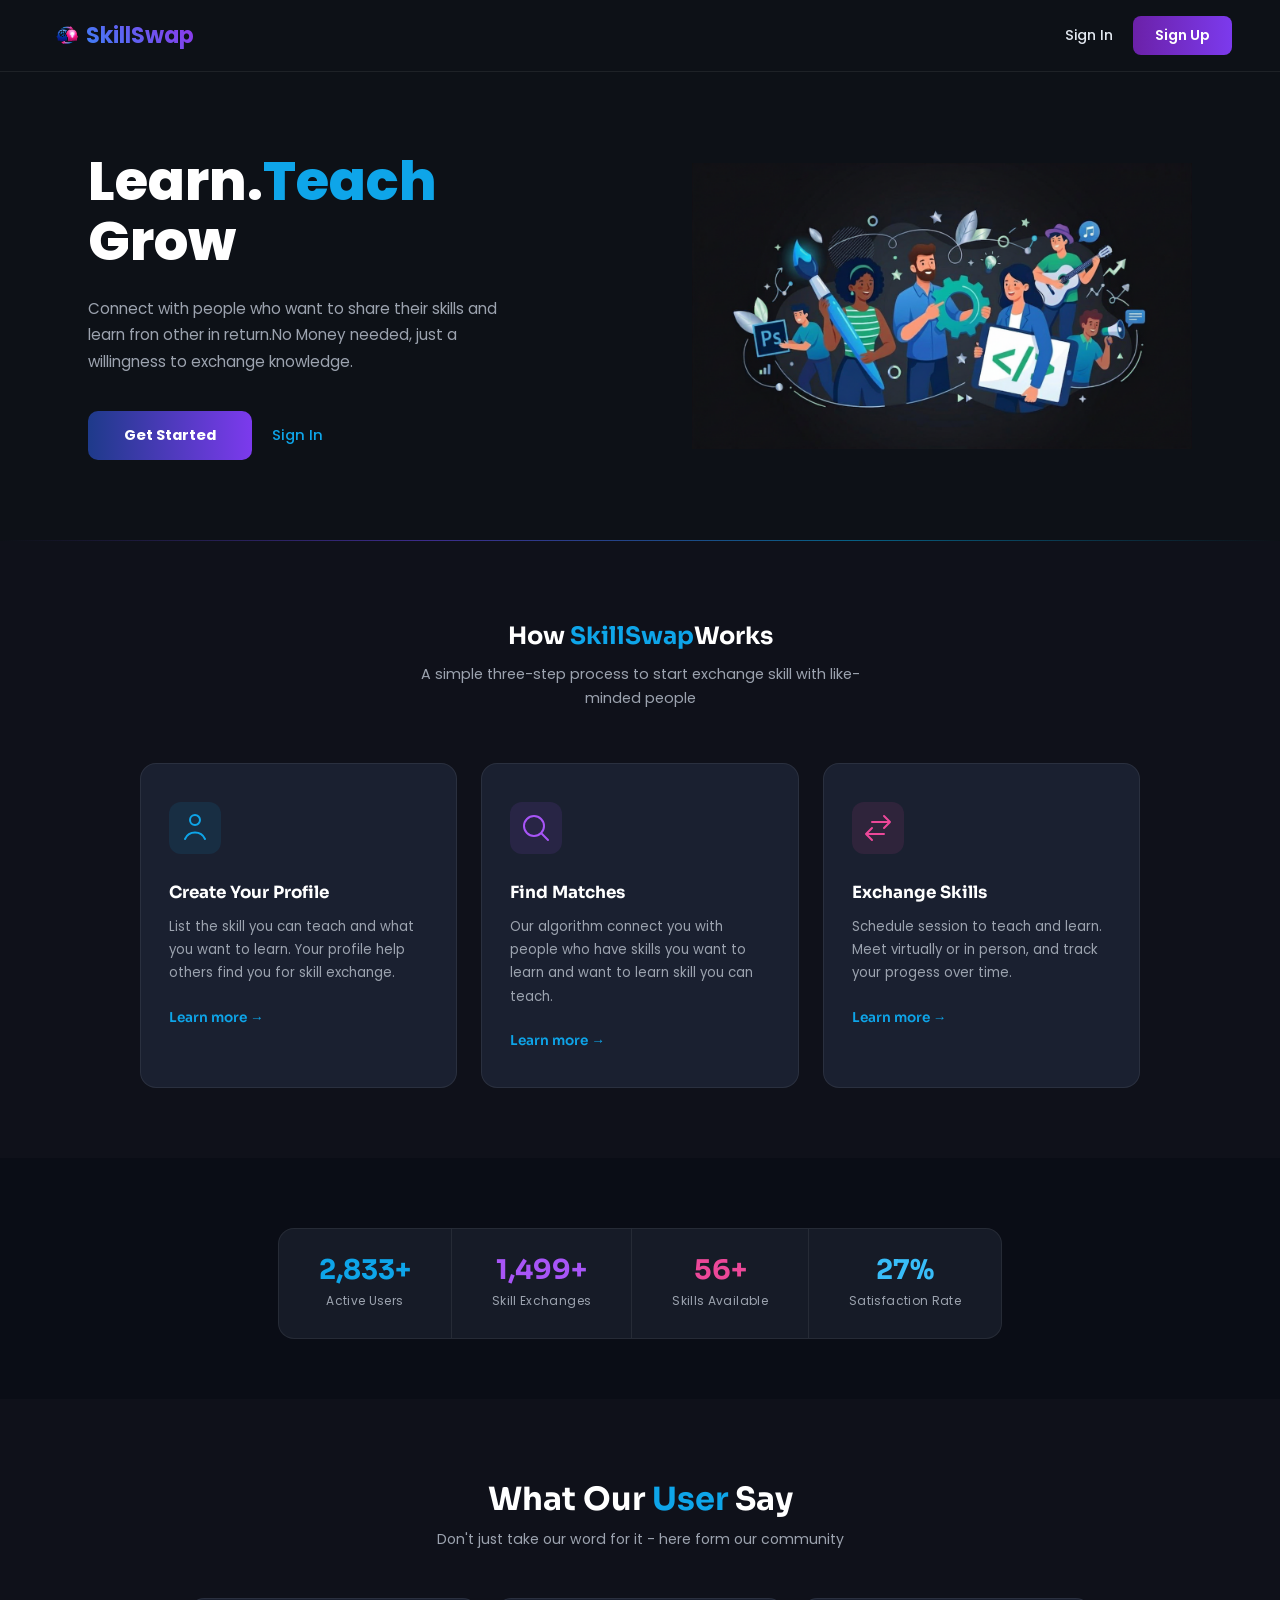
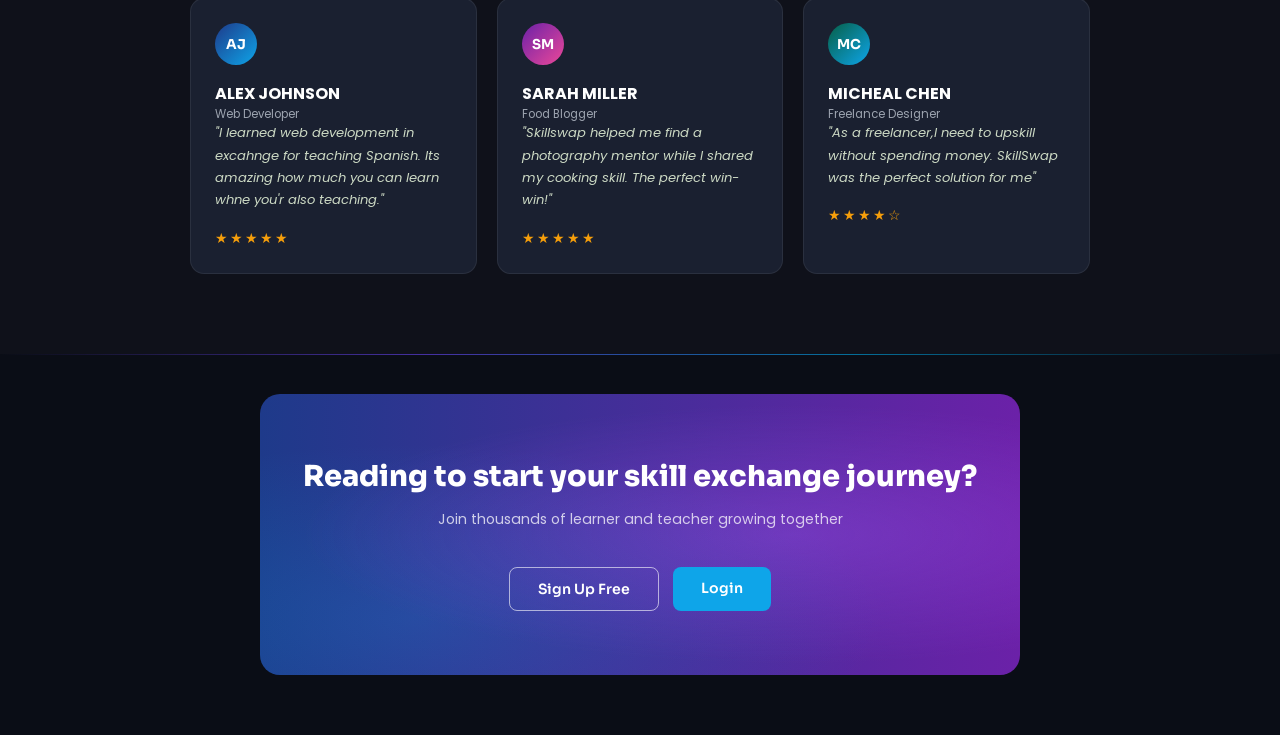
<file: index.html>
<html lang="en">
<head>
    <meta charset="UTF-8">
    <title>Skill Swap</title>
    <meta name="viewport" content="width=device-width, initial-scale=1.0">
    <link rel="stylesheet" href="style.css">
    <link href="https://fonts.googleapis.com/css2?family=Poppins:wght@300;400;600;700&display=swap" rel="stylesheet">
    <link rel="stylesheet" href="https://cdnjs.cloudflare.com/ajax/libs/font-awesome/6.5.0/css/all.min.css">
     <link href="https://fonts.googleapis.com/css2?family=Sora:wght@400;600;700;800&family=Inter:wght@300;400;500&display=swap" rel="stylesheet">
</head>
<body>


    
    <!--Navbar-->
    <nav class="navbar">
        <div class="nav-logo">
            <div class="nav-icon">
                <img src="logo.png" alt="SkillSwap Logo"style="width: 38px; height: 38px; object-fit: contain;"/>
            </div>
            <span>SkillSwap</span>
        </div>
        <div class="nav-right">
            <a href="sign in.html" class="nav-signin">Sign In</a>
            <a href="login.html" class="nav-signup">Sign Up</a>
        </div>
    </nav>
    <!--Hero section-->
    <div class="hero-wrapper">
    <section class="hero">
       <div class="hero-left">
        <h1>Learn.<span class="blue">Teach</span><br>Grow</h1>
        <p>Connect with people who want to share their skills and 
            learn fron other in return.No Money needed, just a 
            willingness to exchange knowledge.</p>
            <div class="hero-buttons">
                <a href="login.html" class="btn-get-started">Get Started</a>
                <a href="sign in.html" class="btn-signin">Sign In</a>
            </div>
       </div>
       <div class="hero-image">
            <img src="hero.png" alt="People Sharing Skills" >
       </div>
    </section>
    </div><!-- end hero-wrapper -->
    <!--HOW IT WORKS-->
    <section class="how-it-works">
        <div class="section-header">
            <h2>How <span class="blue">SkillSwap</span>Works</h2>
            <p class="subtitle">A simple three-step process to start exchange skill with like-minded people</p>
        </div>
        <div class="how-cards">
            <div class="how-card">
                <div class="icon blue-icon">
                    <svg xmlns="http://www.w3.org/2000/svg" width="32" height="32" fill="none"
                        viewBox="0 0 24 24" stroke="currentColor" stroke-width="1.5">
                    <path stroke-linecap="round" stroke-linejoin="round"
                        d="M15.75 6a3.75 3.75 0 1 1-7.5 0 3.75 3.75 0 0 1 7.5 0Z" />
                    <path stroke-linecap="round" stroke-linejoin="round"
                        d="M4.5 20.25a8.25 8.25 0 0 1 15 0" />
                    </svg>
                </div>
                <h3>Create Your Profile</h3>
                <p>List the skill you can teach and what you want to learn. Your profile help others
                    find you for skill exchange.</p>
                    <a href="#" class="learn-more">Learn more &rarr;</a>
            </div>
            <div class="how-card">
                <div class="icon purple-icon">
                    <svg xmlns="http://www.w3.org/2000/svg" width="32" height="32" fill="none"
                        viewBox="0 0 24 24" stroke="currentColor" stroke-width="1.5">
                    <path stroke-linecap="round" stroke-linejoin="round"
                        d="m21 21-5.197-5.197m0 0A7.5 7.5 0 1 0 5.196 5.196a7.5 7.5 0 0 0 10.607 10.607Z" />
                    </svg>
                </div>
                <h3>Find Matches</h3>
                <p>Our algorithm connect you with people who have skills you want to learn and 
                    want to learn skill you can teach.</p>
                <a href="#" class="learn-more">Learn more &rarr;</a>
            </div>
            <div class="how-card">
                <div class="icon pink-icon">
                    <svg xmlns="http://www.w3.org/2000/svg" width="32" height="32" fill="none"
                        viewBox="0 0 24 24" stroke="currentColor" stroke-width="1.5">
                    <path stroke-linecap="round" stroke-linejoin="round"
                         d="M7.5 21 3 16.5m0 0L7.5 12M3 16.5h13.5m0-13.5L21 7.5m0 0L16.5 12M21 7.5H7.5" />
                    </svg>
                </div>
                <h3>Exchange Skills</h3>
                <p>Schedule session to teach and learn. Meet virtually or in person, and track your 
                    progess over time.</p>
                    <a href="#" class="learn-more">Learn more &rarr;</a>
            </div>
        </div>
    </section>


     <!-- STATS SECTION -->
    <section class="stats">
    <div class="stat-card">
      <h2 class="blue">10,000+</h2>
      <p>Active Users</p>
    </div>
    <div class="stat-card">
      <h2 class="purple">5,000+</h2>
      <p>Skill Exchanges</p>
    </div>
    <div class="stat-card">
      <h2 class="pink">200+</h2>
      <p>Skills Available</p>
    </div>
    <div class="stat-card">
      <h2 class="sky">98%</h2>
      <p>Satisfaction Rate</p>
    </div>
  </section>

    <!--TESTMONIALS-->
    <section class="testimonials">
        <h2>What Our <span>User</span> Say</h2>
        <p class="subtitle">Don't just take our word for it - here form our community</p>
        <div class="cards">
            <div class="card">
                <div class="card-header">
                    <div class="avatar a1">AJ</div>
                </div>
                <h4>ALEX JOHNSON</h4>
                <p class="role">Web Developer</p>
                <p class="text">"I learned web development in excahnge for teaching Spanish.
                    Its amazing how much you can learn whne you'r also teaching."
                </p>
                    <div class="stars">★★★★★</div>
            </div>
        
            <div class="card">
            <div class="card-header">
                <div class="avatar a2">SM</div>
            </div>
            <h4>SARAH MILLER</h4>
            <p class="role">Food Blogger</p>
            <p class="text">"Skillswap helped me find a photography mentor while I shared
            my cooking skill. The perfect win-win!"</p>
            <div class="stars">★★★★★</div>
            </div>
            <div class="card">
            <div class="card-header">
                <div class="avatar a3">MC</div>
            </div>
            <h4>MICHEAL CHEN</h4>
            <p class="role">Freelance Designer</p>
            <p class="text">"As a freelancer,I need to upskill without spending money.
                SkillSwap was the perfect solution for me"</p>
                <div class="stars">★★★★☆</div>
        </div>
        </div>
    </section>
    <!--CTA SECTION-->
    <div class="cta-section-wrap">
    <section class="cta">
        <h2>Reading to start your skill exchange journey?</h2>
        <p>Join thousands of learner and teacher growing together</p>

        <div class="buttons">
            <a href="login.html" class="btn-light">Sign Up Free</a>
            <a href="login.html" class="btn-dark">Login</a>
        </div>
    </section>
    </div><!-- end cta-section-wrap -->

<script src="index.js"></script>
</body>

</html>
</file>
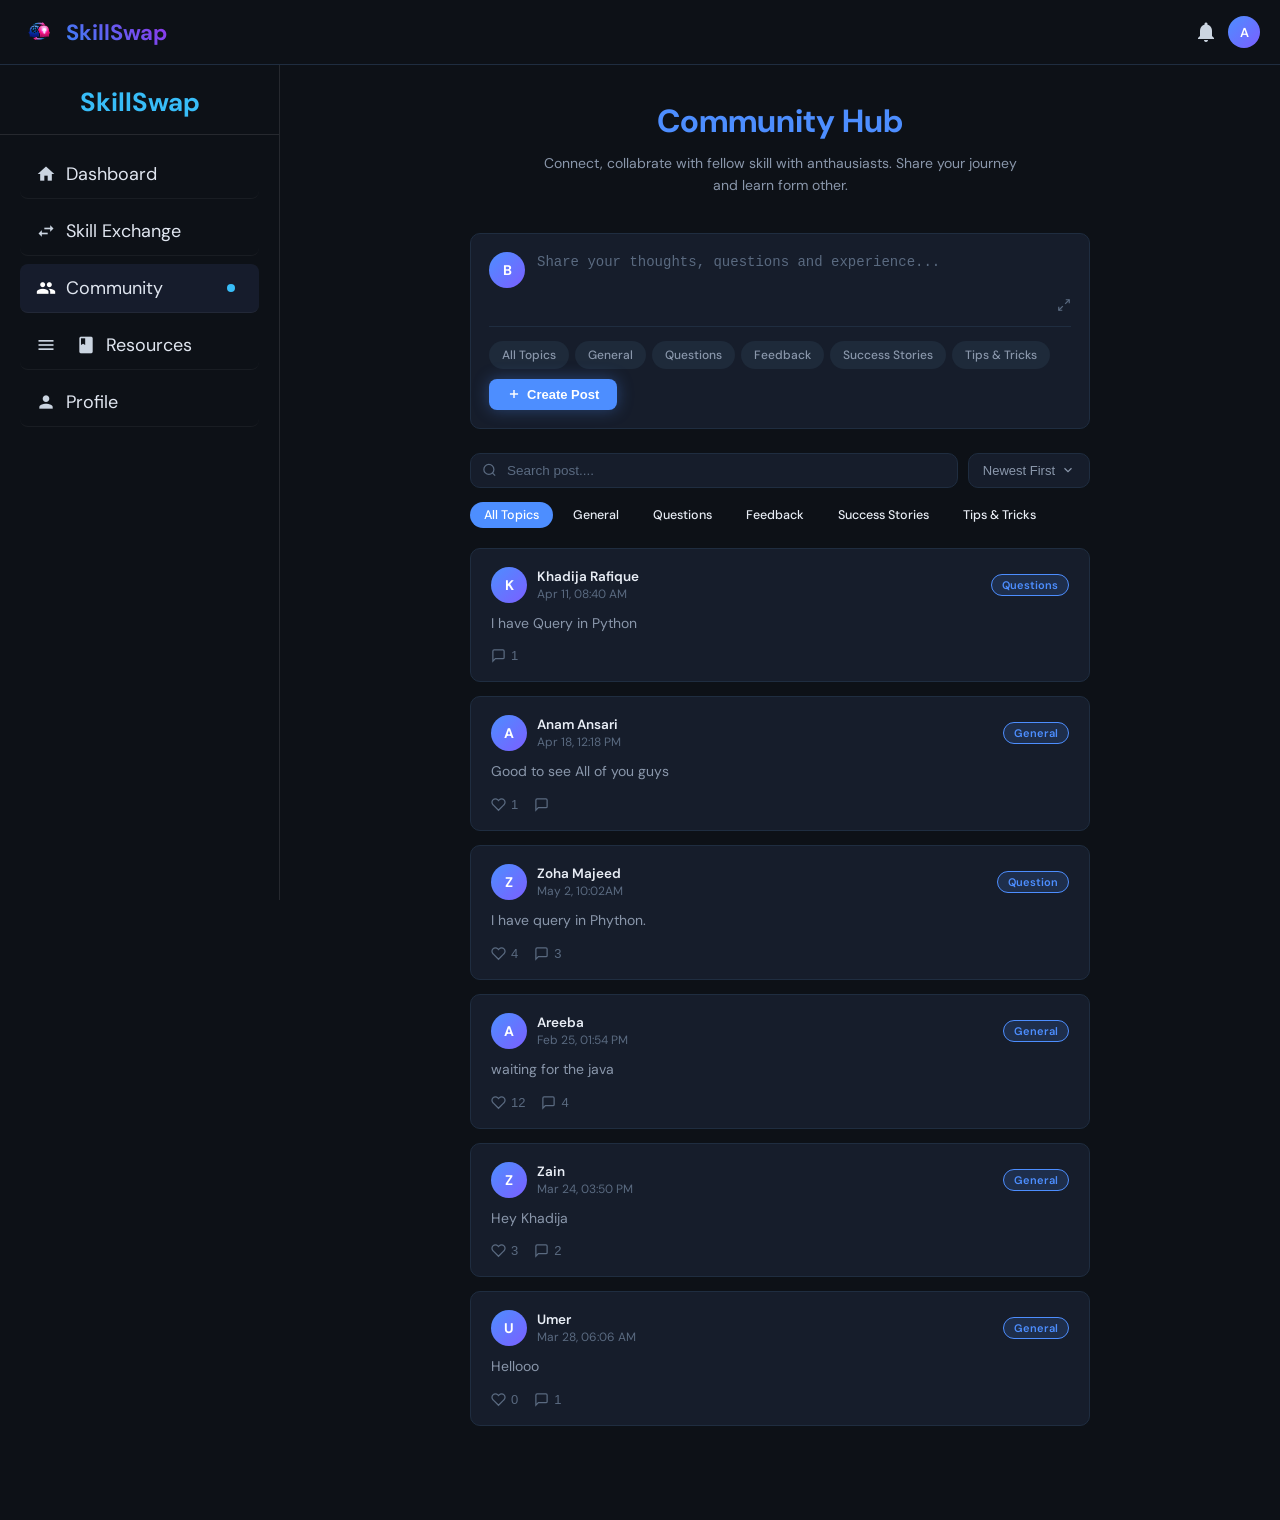
<file: Community.html>
<html lang="en">
<head>
  <meta charset="UTF-8" />
  <meta name="viewport" content="width=device-width, initial-scale=1.0"/>
  <title>SkillSwap – Community Hub</title>
  <link rel="stylesheet" href="Community.css">
  <link href="https://fonts.googleapis.com/css2?family=Sora:wght@400;500;600;700&family=DM+Sans:wght@400;500&display=swap" rel="stylesheet"/>
  <link href="https://fonts.googleapis.com/icon?family=Material+Icons" rel="stylesheet">
  <link rel="stylesheet" href="Community.css"/>

   <link href="https://fonts.googleapis.com/icon?family=Material+Icons" rel="stylesheet">
   <link rel="stylesheet" href="https://cdnjs.cloudflare.com/ajax/libs/font-awesome/6.5.0/css/all.min.css">
</head>
<body>
    <header class="topbar">
        <div class="topbar-left">
            <button class="hamburger" id="hamburgerBtn">
                <svg viewBox="0 0 24 24" fill="none" stroke="currentColor" stroke-width="2" width="22" height="22">
                    <line x1="3" y1="6" x2="21" y2="6"/>
                    <line x1="3" y1="12" x2="21" y2="12"/>
                    <line x1="3" y1="18" x2="21" y2="18"/>
                </svg>
            </button>
        <nav class="navbar">
            <div class="nav-logo">
                <div class="nav-icon">
                    <img src="logo.png" alt="SkillSwap Logo" style="width: 38px; height: 38px; object-fit: contain;">
                    <span class="nav-brand">SkillSwap</span>
                </div>
            </div>
        </nav>
        </div>
        <div class="topbar-actions">
            <div class="notif-wrapper">
                <span class="material-icons" id="notifIcon">notifications</span>
                <span id="notifBadge" style="position:absolute;top:-6px;right:-6px;width:18px;height:18px;background:#ef4444;border-radius:50%;font-size:11px;font-weight:700;color:white;display:none;align-items:center;justify-content:center;font-family:Sora,sans-serif;border:2px solid #0d1117;z-index:10;"></span>

                <!-- NOTIFICATION DROPDOWN -->
                <div class="dropdown" id="notifDropdown">
                    <div>No new notifications</div>
                    <div id="viewAllBtn">View All Notifications</div>
                </div>
            </div>


            <div class="profile-wrapper">
                <div class="user" id="profileIcon">A</div>

                <div class="dropdown" id="dropdownMenu">
                 <div id="profileBtn">
                     <span class="material-icons">person</span> My Profile
                 </div>
                    <div id="signOutBtn">
                     <span class="material-icons">logout</span> Sign out
                    </div>
                </div>
            </div>

        </div>
    </header>
    <!-- Overlay -->
    <div class="overlay" id="overlay"></div>
    <div class="layout">
        <nav class="sidebar" id="sidebar">
  <h2 class="logo">SkillSwap</h2>
  <ul>
    <li>
      <a href="Dashboard.html">
        <span class="material-icons">home</span>
        Dashboard
      </a>
    </li>
    <li>
      <a href="exchange.html">
        <span class="material-icons">swap_horiz</span>
        Skill Exchange
      </a>
    </li>
    <li class="active">
      <a href="Community.html">
        
        <span class="material-icons">group</span>
        Community
        
        <span class="dot"></span>
      </a>
    </li>
    <li>
      <a href="resources.html">
        <span class="material-icons">menu_book</span>
        Resources
      </a>
    </li>
    <li>
      <a href="profile.html">
        <span class="material-icons">person</span>
        Profile
      </a>
    </li>
  </ul>
</nav>
        <main class="main">
            <div class="content-wrap">
                <div class="page-header">
                    <h1>Community Hub</h1>
                    <p>Connect, collabrate with fellow skill with anthausiasts. Share your journey and learn form other.</p>
                </div>

                <div class="composer">
                    <div class="composer-row">
                        <div class="avatar-md">B</div>
                        <textarea placeholder="Share your thoughts, questions and experience..."></textarea>
                        <div class="composer-resize-icon">
                            <svg viewBox="0 0 24 24" fill="none" stroke="currentColor" stroke-width="2" width="14" height="14">
                                <polyline points="15 3 21 3 21 9"/>
                                <polyline points="9 21 3 21 3 15"/>
                                <line x1="21" y1="3" x2="14" y2="10"/>
                                <line x1="3" y1="21" x2="10" y2="14"/>
                            </svg>
                        </div>
                    </div>
                    <div class="composer-footer">
                        <div class="tags-row">
                            <span class="tag">All Topics</span>
                            <span class="tag">General</span>
                            <span class="tag">Questions</span>
                            <span class="tag">Feedback</span>
                            <span class="tag">Success Stories</span>
                            <span class="tag">Tips &amp; Tricks</span>
                        </div>
                        <button class="btn-create">
                            <svg viewBox="0 0 24 24" fill="none" stroke="currentColor" stroke-width="2.5">
                                <line x1="12" y1="5" x2="12" y2="19"/>
                                <line x1="5" y1="12" x2="19" y2="12"/>
                            </svg>
                            Create Post
                        </button>
                    </div>
                </div>
                <div class="filter-bar">
                    <div class="search-wrap">
                        <svg viewBox="0 0 24 24" fill="none" stroke="currentColor" stroke-width="2">
                            <circle cx="11" cy="11" r="8"/>
                            <line x1="21" y1="21" x2="16.65" y2="16.65"/>
                        </svg>
                        <input type="text" placeholder="Search post....">
                    </div>
                    <button class="sort-btn">
                        Newest First
                        <svg viewBox="0 0 24 24" fill="none" stroke="currentColor" stroke-width="2">
                            <polyline points="6 9 12 15 18 9"/>
                        </svg>
                    </button>
                </div>
                <div class="topic-row">
                    <span class="topic-tag active">All Topics</span>
                    <span class="topic-tag">General</span>
                    <span class="topic-tag">Questions</span>
                    <span class="topic-tag">Feedback</span>
                    <span class="topic-tag">Success Stories</span>
                    <span class="topic-tag">Tips &amp; Tricks</span>
                </div>
                <div class="posts-list">
                    <div class="post-card">
                        <div class="post-header">
                            <div class="avatar-md" style="background: linear-gradient(135deg, #4d8eff, #7b5fff)">K</div>
                            <div class="post-meta">
                                <span class="post-author">Khadija Rafique</span>
                                <span class="post-time">Apr 11, 08:40 AM</span>
                            </div>
                            <span class="post-topic-badge">Questions</span>
                        </div>
                        <div class="post-body">I have Query in Python</div>
                        <div class="post-actions">
                            <button class="action-btn">
                                <svg viewBox="0 0 24 24" fill="none" stroke="currentColor" stroke-width="2">
                                    <path d="M21 15a2 2 0 0 1-2 2H7l-4 4V5a2 2 0 0 1 2-2h14a2 2 0 0 1 2 2z"/>
                                </svg>
                                1
                            </button>
                        </div>
                    </div>

                    <div class="post-card">
                        <div class="post-header">
                            <div class="avatar-md" style="background: linear-gradient(135deg, #4d8eff, #7b5fff);">A</div>
                            <div class="post-meta">
                                <span class="post-author">Anam Ansari</span>
                                <span class="post-time">Apr 18, 12:18 PM </span>
                            </div>
                            <span class="post-topic-badge">General</span>
                        </div>
                        <div class="post-body">Good to see All of you guys</div>
                        <div class="post-actions">
                            <button class="action-btn">
                                <svg viewBox="0 0 24 24" fill="none" stroke="currentColor" stroke-width="2">
                                    <path d="M20.84 4.61a5.5 5.5 0 0 0-7.78 0L12 5.67l-1.06-1.06a5.5 5.5 0 0 0-7.78 7.78l1.06 1.06L12 21.23l7.78-7.78 1.06-1.06a5.5 5.5 0 0 0 0-7.78z"/>
                                </svg>
                                1
                            </button>
                            <button class="action-btn">
                                <svg viewBox="0 0 24 24" fill="none" stroke="currentColor" stroke-width="2">
                                    <path d="M21 15a2 2 0 0 1-2 2H7l-4 4V5a2 2 0 0 1 2-2h14a2 2 0 0 1 2 2z"/>
                                </svg>
                            </button>
                        </div>
                    </div>
                    <div class="post-card">
                        <div class="post-header">
                            <div class="avatar-md" style="background: linear-gradient(135deg, #4d8eff, #7b5fff);">Z</div>
                            <div class="post-meta">
                                <span class="post-author">Zoha Majeed</span>
                                <span class="post-time">May 2, 10:02AM</span>
                            </div>
                            <span class="post-topic-badge">Question</span>
                        </div>
                        <div class="post-body">I have query in Phython.</div>
                            <div class="post-actions">
                                <button class="action-btn">
                                    <svg viewBox="0 0 24 24" fill="none" stroke="currentColor" stroke-width="2">
                                        <path d="M20.84 4.61a5.5 5.5 0 0 0-7.78 0L12 5.67l-1.06-1.06a5.5 5.5 0 0 0-7.78 7.78l1.06 1.06L12 21.23l7.78-7.78 1.06-1.06a5.5 5.5 0 0 0 0-7.78z"/>
                                    </svg>
                                    4
                                </button>
                                <button class="action-btn">
                                    <svg viewBox="0 0 24 24" fill="none" stroke="currentColor" stroke-width="2">
                                        <path d="M21 15a2 2 0 0 1-2 2H7l-4 4V5a2 2 0 0 1 2-2h14a2 2 0 0 1 2 2z"/>
                                    </svg>
                                    3
                                </button>
                            </div>
                        </div>

                        <div class="post-card">
                            <div class="post-header">
                                <div class="avatar-md" style="background: linear-gradient(135deg, #4d8eff, #7b5fff);">A</div>
                                <div class="post-meta">
                                    <span class="post-author">Areeba</span>
                                    <span class="post-time">Feb 25, 01:54 PM</span>
                                </div>
                                <span class="post-topic-badge">General</span>
                            </div>
                            <div class="post-body">waiting for the java</div>
                            <div class="post-actions">
                                <button class="action-btn">
                                    <svg viewBox="0 0 24 24" fill="none" stroke="currentColor" stroke-width="2">
                                        <path d="M20.84 4.61a5.5 5.5 0 0 0-7.78 0L12 5.67l-1.06-1.06a5.5 5.5 0 0 0-7.78 7.78l1.06 1.06L12 21.23l7.78-7.78 1.06-1.06a5.5 5.5 0 0 0 0-7.78z"/>
                                    </svg>
                                    12
                                </button>
                                <button class="action-btn">
                                    <svg viewBox="0 0 24 24" fill="none" stroke="currentColor" stroke-width="2">
                                        <path d="M21 15a2 2 0 0 1-2 2H7l-4 4V5a2 2 0 0 1 2-2h14a2 2 0 0 1 2 2z"/>
                                    </svg>
                                    4
                                </button>
                            </div>
                        </div>
                        <div class="post-card">
                            <div class="post-header">
                                <div class="avatar-md" style="background: linear-gradient(135deg, #4d8eff, #7b5fff);">Z</div>
                                <div class="post-meta">
                                    <span class="post-author">Zain</span>
                                    <span class="post-time">Mar 24, 03:50 PM</span>
                                </div>
                                <span class="post-topic-badge">General</span>
                            </div>
                            <div class="post-body">Hey Khadija</div>
                            <div class="post-actions">
                                <button class="action-btn">
                                    <svg viewBox="0 0 24 24" fill="none" stroke="currentColor" stroke-width="2">
                                        <path d="M20.84 4.61a5.5 5.5 0 0 0-7.78 0L12 5.67l-1.06-1.06a5.5 5.5 0 0 0-7.78 7.78l1.06 1.06L12 21.23l7.78-7.78 1.06-1.06a5.5 5.5 0 0 0 0-7.78z"/>
                                    </svg>
                                    3
                                </button>
                                <button class="action-btn">
                                    <svg viewBox="0 0 24 24" fill="none" stroke="currentColor" stroke-width="2">
                                        <path d="M21 15a2 2 0 0 1-2 2H7l-4 4V5a2 2 0 0 1 2-2h14a2 2 0 0 1 2 2z"/>
                                    </svg>
                                    2
                                </button>
                            </div>
                        </div>
                        <div class="post-card">
                            <div class="post-header">
                                <div class="avatar-md" style="background: linear-gradient(135deg, #4d8eff, #7b5fff);">U</div>
                                <div class="post-meta">
                                    <span class="post-author">Umer</span>
                                    <span class="post-time">Mar 28, 06:06 AM</span>
                                </div>
                                <span class="post-topic-badge">General</span>
                            </div>
                            <div class="post-body">Hellooo</div>
                            <div class="post-actions">
                                <button class="action-btn">
                                    <svg viewBox="0 0 24 24" fill="none" stroke="currentColor" stroke-width="2">
                                        <path d="M20.84 4.61a5.5 5.5 0 0 0-7.78 0L12 5.67l-1.06-1.06a5.5 5.5 0 0 0-7.78 7.78l1.06 1.06L12 21.23l7.78-7.78 1.06-1.06a5.5 5.5 0 0 0 0-7.78z"/>
                                    </svg>
                                    0
                                </button>
                                <button class="action-btn">
                                    <svg viewBox="0 0 24 24" fill="none" stroke="currentColor" stroke-width="2">
                                        <path d="M21 15a2 2 0 0 1-2 2H7l-4 4V5a2 2 0 0 1 2-2h14a2 2 0 0 1 2 2z"/>
                                    </svg>
                                    1
                                </button>
                            </div>
                        </div>
                        <div class="empty-state" style="display:none;">
                        <div class="empty-icon">👋</div>
                            <h3>Community is quiet</h3>
                            <p>Be the first to start a conversation!</p>
                        </div>
                    </div>
                </div>
            </div>
        </main>

    </div>
    <script src="Community.js"></script>
    <script src="notif-badge.js"></script>
    <script src="comon.js"></script>
</body>
</html>
</file>
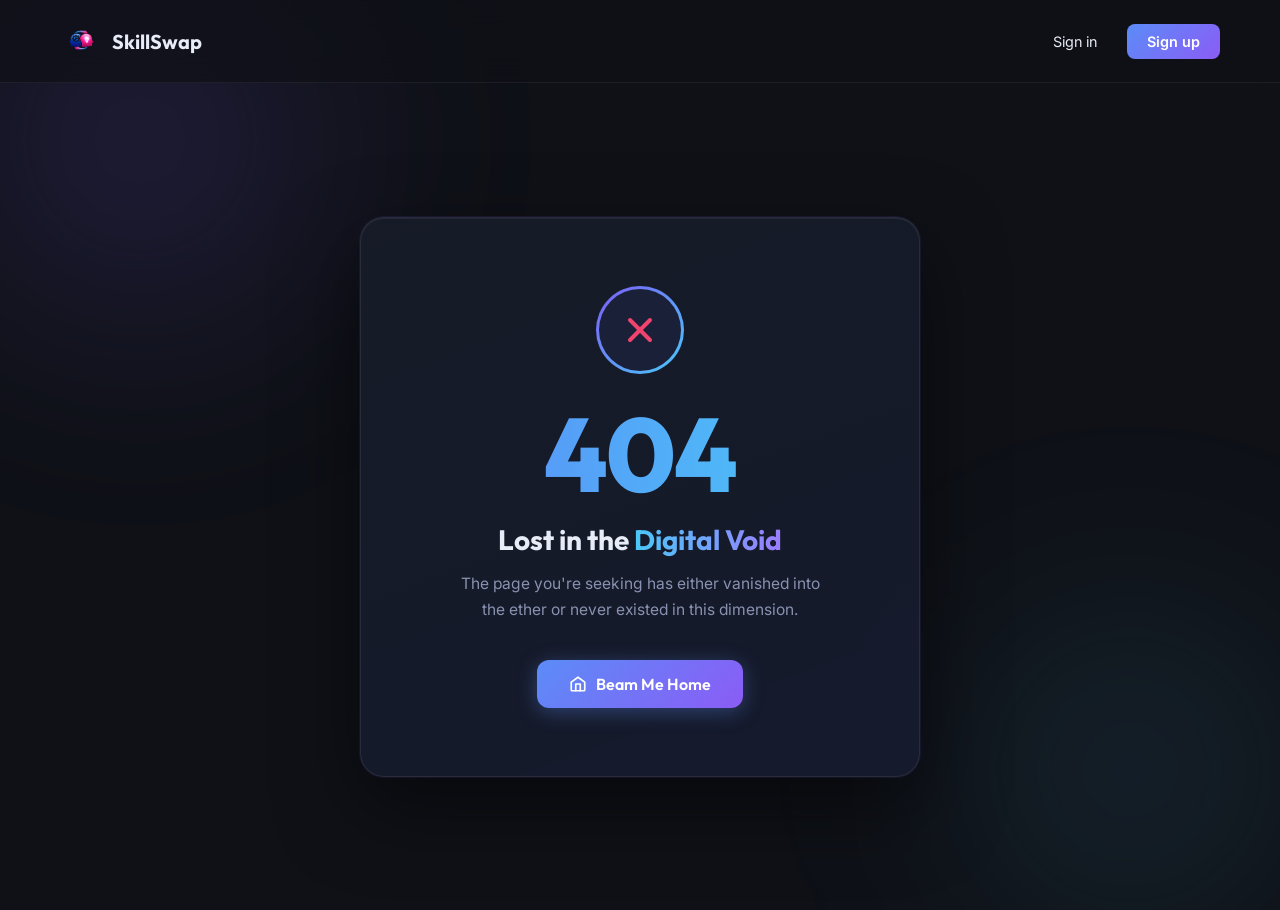
<file: comon.html>
<!DOCTYPE html>
<html lang="en">
<head>
  <meta charset="UTF-8" />
  <meta name="viewport" content="width=device-width, initial-scale=1.0"/>
  <title>404 – Lost in the Digital Void | SkillSwap</title>
  <link rel="stylesheet" href="comon.css" />
  <link href="https://fonts.googleapis.com/css2?family=Outfit:wght@400;600;700;800&family=Inter:wght@400;500&display=swap" rel="stylesheet"/>
</head>
<body>

  <div class="particles" id="particles"></div>

  <nav>
    <a href="index.html" class="logo">
      <img src="logo.png" alt="SkillSwap Logo" class="logo-img">
      SkillSwap
    </a>
    <div class="nav-actions">
      <a href="sign in.html" class="btn-signin">Sign in</a>
    <a href="login.html" class="btn-signup">Sign up</a>
    </div>
  </nav>

  <main>
    <div class="card">
      <div class="icon-wrapper">
        <svg viewBox="0 0 40 40" fill="none" xmlns="http://www.w3.org/2000/svg">
          <line x1="10" y1="10" x2="30" y2="30" stroke="#f0436e" stroke-width="4" stroke-linecap="round"/>
          <line x1="30" y1="10" x2="10" y2="30" stroke="#f0436e" stroke-width="4" stroke-linecap="round"/>
        </svg>
      </div>

      <div class="error-code">404</div>

      <h1 class="headline">Lost in the <span>Digital Void</span></h1>

      <p class="description">
        The page you're seeking has either vanished into the ether
        or never existed in this dimension.
      </p>

      <a href="index.html" class="btn-home">
        <svg viewBox="0 0 24 24" fill="none" stroke="currentColor"
             stroke-width="2.2" stroke-linecap="round" stroke-linejoin="round">
          <path d="M3 9.5L12 3l9 6.5V20a1 1 0 0 1-1 1H4a1 1 0 0 1-1-1V9.5z"/>
          <polyline points="9 21 9 12 15 12 15 21"/>
        </svg>
        Beam Me Home
      </a>
    </div>
  </main>

  <script src="comon.js"></script>
</body>
</html>
</file>
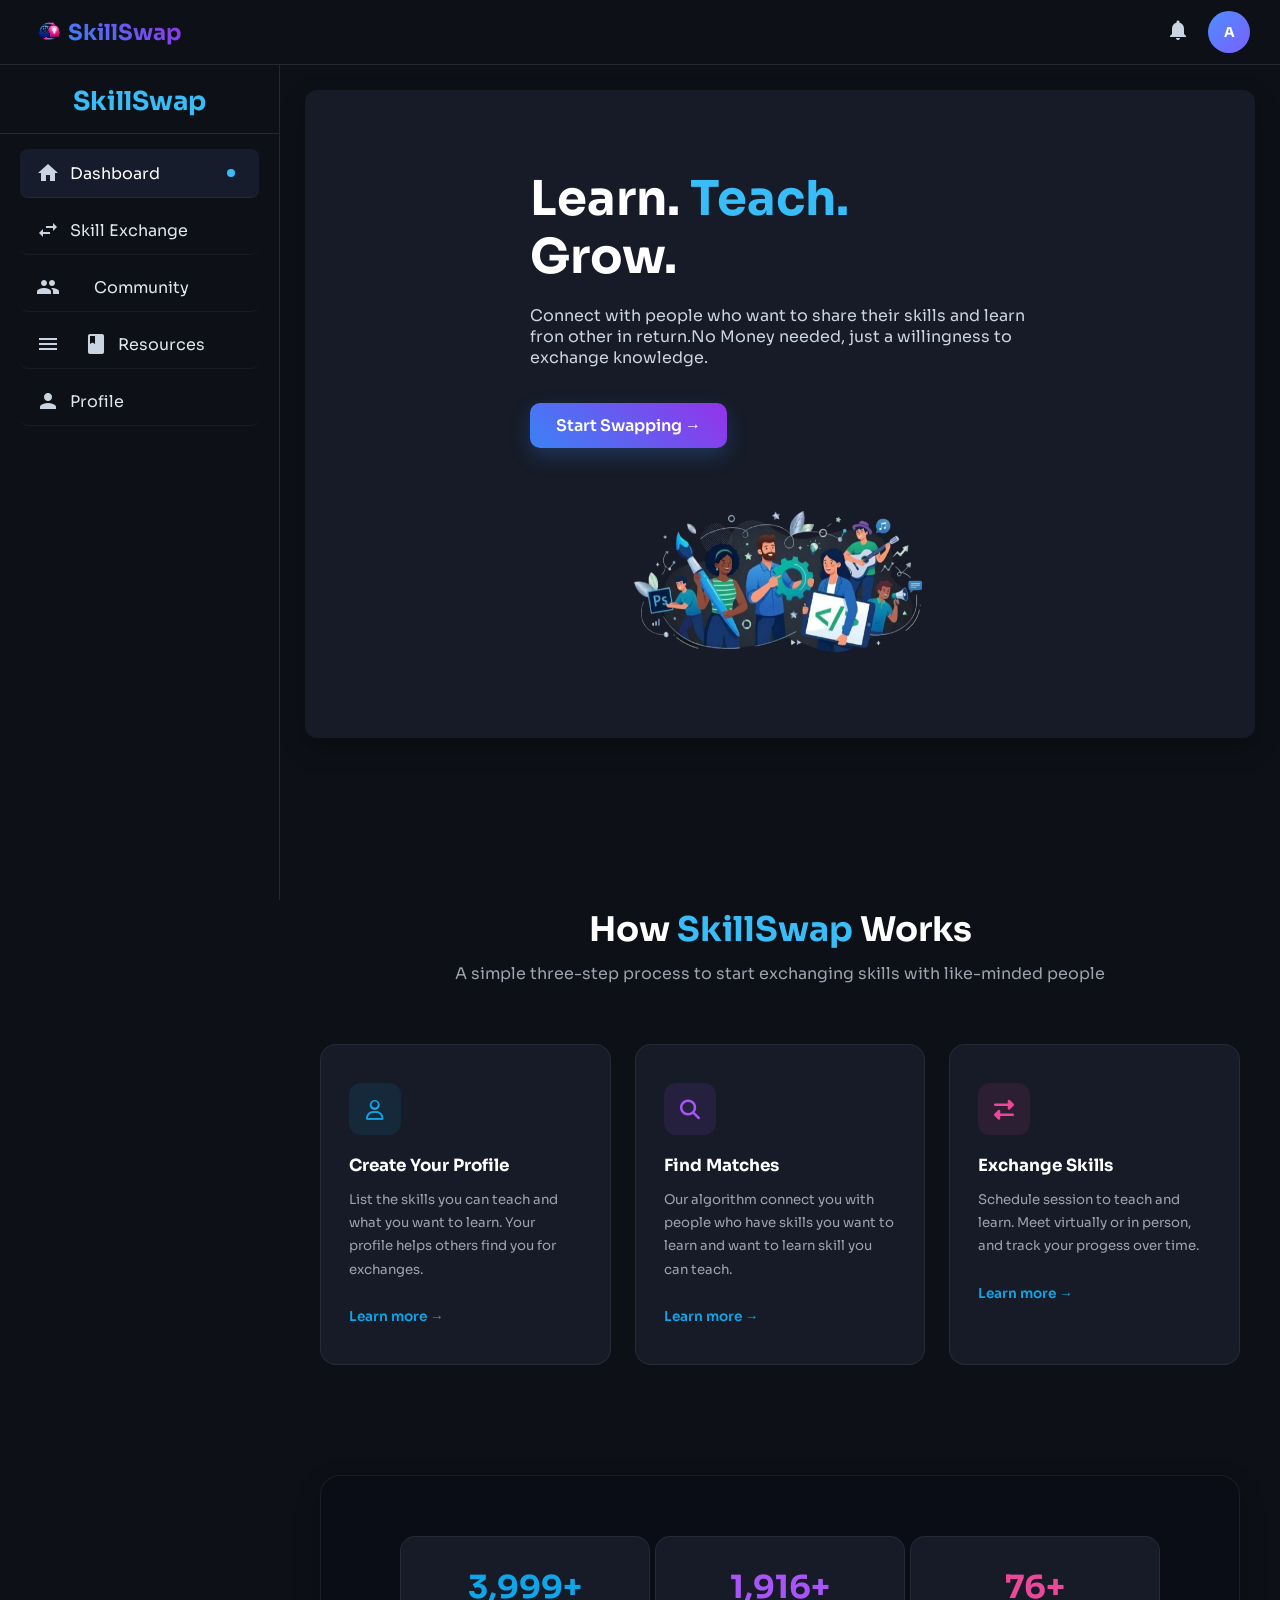
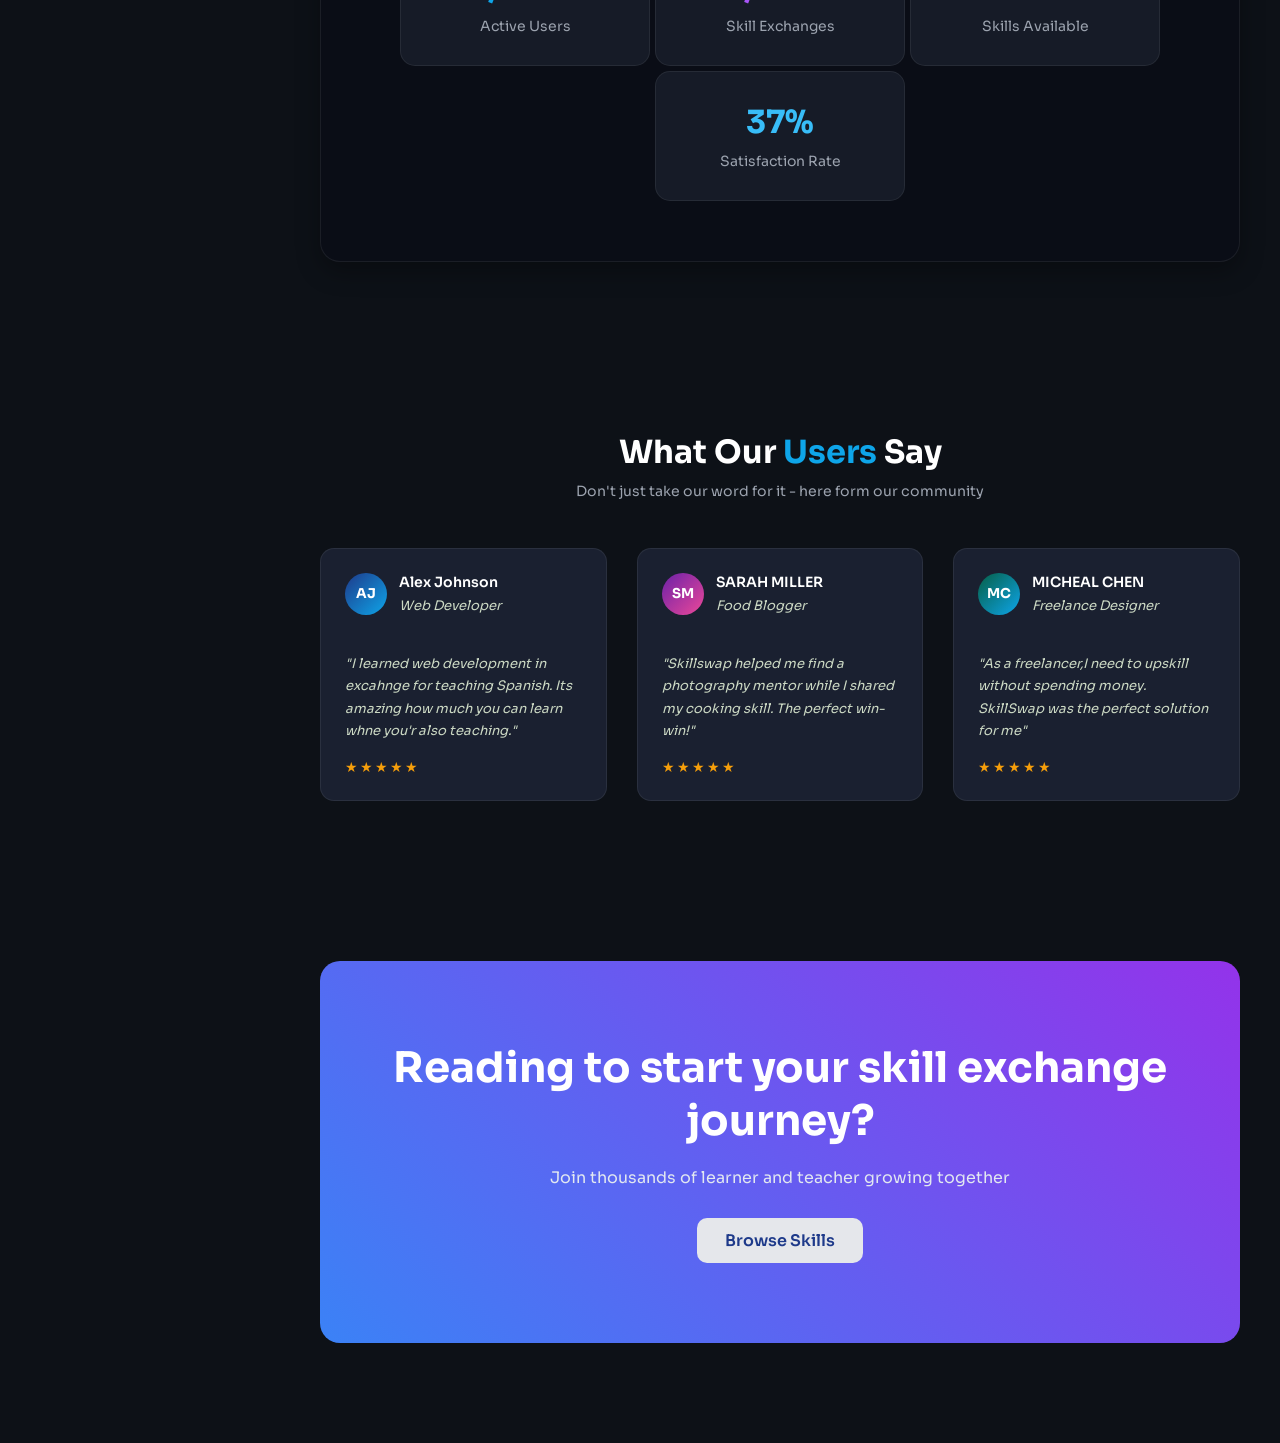
<file: Dashboard.html>
<!DOCTYPE html>
<html lang="en">
<head>
    <meta charset="UTF-8">
    <title>SkillSwap Dashboard</title>
    <link rel="stylesheet" href="dashboard.css">
    <meta name="viewport" content="width=device-width, initial-scale=1.0">

    <link href="https://fonts.googleapis.com/icon?family=Material+Icons" rel="stylesheet">
    <link href="https://fonts.googleapis.com/css2?family=Poppins:wght@300;400;600;700&display=swap" rel="stylesheet">
    <link href="https://fonts.googleapis.com/css2?family=Sora:wght@400;600;700;800&display=swap" rel="stylesheet">
    <link rel="stylesheet" href="https://cdnjs.cloudflare.com/ajax/libs/font-awesome/6.5.0/css/all.min.css">

</head>


<body>

    <!-- Navbar -->
    <nav class="navbar">

        <div class="nav-left">
            <div class="menu-btn">
                    <span class="material-icons">menu</span>
             </div>
             <div class="nav-logo">
                    <img src="logo.png" alt="SkillSwap Logo" />
                    <span>SkillSwap</span>
             </div>
         </div>
         
        <div class="nav-right">
            <div class="notif-wrapper">
                <span class="material-icons" id="notifIcon">notifications</span>
                <span id="notifBadge" style="position:absolute;top:-6px;right:-6px;width:18px;height:18px;background:#ef4444;border-radius:50%;font-size:11px;font-weight:700;color:white;display:none;align-items:center;justify-content:center;font-family:Sora,sans-serif;border:2px solid #0d1117;z-index:10;"></span>

                <!-- NOTIFICATION DROPDOWN -->
                <div class="dropdown" id="notifDropdown">
                    <div>No new notifications</div>
                    <div id="viewAllBtn">View All Notifications</div>
                </div>
            </div>

            
            <div class="profile-wrapper">
                <div class="user" id="profileIcon">A</div>

                <div class="dropdown" id="dropdownMenu">
                 <div id="profileBtn">
                     <span class="material-icons">person</span> My Profile
                 </div>
                    <div id="signOutBtn">
                     <span class="material-icons">logout</span> Sign out
                    </div>
                </div>
            </div>

        </div>

        

    </nav>

<div class="container">

    <!-- Sidebar -->
    <div class="sidebar">
        <h2 class="logo">SkillSwap</h2>
        <ul>
            <li class="active" data-section="dashboard">
                <span class="material-icons">home</span> Dashboard
            </li>
            <li>
                <a href="exchange.html">
                     <span class="material-icons">swap_horiz</span> 
                     Skill Exchange
                </a>
            </li>
            <li>
                <a href="Community.html">
                     <span class="material-icons">groups</span> 
                     Community
                </a>
            </li>
            <li>
                <a href="resources.html">
                     <span class="material-icons">menu_book</span> 
                     Resources
                </a>
            </li>
            <li>
                <a href="profile.html">
                     <span class="material-icons">person</span> 
                     Profile
                </a>
            </li>
        </ul>
    </div>


    <!--Main Content-->
    <div class="main">
        <div class="learn">
            <div class="content-container">
                <div class="content-section active-section" id="dashboard">
                    <div class="text-section">
                        <h1>Learn. <span>Teach.</span><br>Grow.</h1>
                        <p>
                        Connect with people who want to share their skills and 
                        learn fron other in return.No Money needed, just a 
                        willingness to exchange knowledge.
                        </p>
                      <a href="exchange.html" class="swap-btn" onclick="startSwap()">Start Swapping →</a>
                    </div>
                         <div class="image-section">
                            <div class="card">
                                <img src="dashpic.png" alt="Card Image">
                            </div>
                        </div>
                </div>
            </div>
        </div>
         
            
     
        <div class="content-section" id="skill-exchange" style="display:none;">
            <h2>Skill Exchange</h2>
            <p>Here you can exchange skills with other users.</p>
        </div>
        <div class="content-section" id="Learning" style="display:none;">
            <h2>Learning Hub</h2>
        </div>
        <div class="content-section" id="Community" style="display:none;">
            <h2>Community</h2>
        </div>
        <div class="content-section" id="Resources" style="display:none;">
            <h2>Resources</h2>
        </div>
        <div class="content-section" id="Profile" style="display:none;">
            <h2>Profile</h2>
        </div>


        <!-- How SkillSwap Works -->
            <div class="how">
                <h2>How <span>SkillSwap</span> Works</h2>
                <p>A simple three-step process to start exchanging skills with like-minded people</p>

                <div class="steps">

                    <div class="step-card">
                        <span class="step-icons blue-icon">
                            <i class="fa-regular fa-user"></i>
                        </span>
                        <h3>Create Your Profile</h3>
                        <p>
                            List the skills you can teach and what you want to learn.
                            Your profile helps others find you for exchanges.
                        </p>
                        <a href="#">Learn more →</a>
                    </div>

                    <div class="step-card">
                        <span class="step-icons purple-icon">
                            <i class="fa-solid fa-magnifying-glass"></i>
                        </span>
                        <h3>Find Matches</h3>
                        <p>
                            Our algorithm connect you with people who have skills you want to learn and 
                            want to learn skill you can teach.
                        </p>
                        <a href="#">Learn more →</a>
                    </div>

                    <div class="step-card">
                        <span class="step-icons pink-icon">
                            <i class="fa-solid fa-right-left"></i>
                        </span>
                        <h3>Exchange Skills</h3>
                        <p>
                            Schedule session to teach and learn. Meet virtually or in person, and track your 
                            progess over time.
                        </p>
                        <a href="#">Learn more →</a>
                    </div>
                </div>
            </div>

       


        <!-- Stats -->
            <div class="stats-wrapper">
                 <div class="stats">
                     <div class="stat-card">
                        <h2 class="blue">10,000+</h2>
                        <p>Active Users</p>
                    </div>
                    <div class="stat-card">
                         <h2 class="purple">5,000+</h2>
                         <p>Skill Exchanges</p>
                    </div>
                    <div class="stat-card">
                        <h2 class="pink">200+</h2>
                         <p>Skills Available</p>
                    </div>
                    <div class="stat-card">
                        <h2 class="sky">98%</h2>
                        <p>Satisfaction Rate</p>
                    </div>
                 </div>
            </div>

    <!-- What Our Users Say -->
            <div class="testimonials">
                <h2>What Our <span>Users</span> Say</h2>
                <p>
                    Don't just take our word for it - here form our community
                </p>
                <div class="testimonial-cards">
                    <div class="testimonial-card">
                        <div class="user-info">
                            <div class="user p1">AJ</div>
                            <div>
                                <h3>Alex Johnson</h3>
                                <p>Web Developer</p>
                            </div>
                        </div>
                        <p>
                            "I learned web development in excahnge for teaching Spanish.
                            Its amazing how much you can learn whne you'r also teaching."    
                        </p>
                            <div class="stars">
                                ★★★★★
                            </div>
                    </div>
                    <div class="testimonial-card">
                        <div class="user-info">
                            <div class="user p2">SM</div>
                            <div>
                                <h3>SARAH MILLER</h3>
                                <p>Food Blogger</p>
                            </div>
                        </div>
                        <p>
                            "Skillswap helped me find a photography mentor while I shared
                            my cooking skill. The perfect win-win!"
                        </p>
                            <div class="stars">
                                ★★★★★
                            </div>
                    </div>
                    <div class="testimonial-card">
                        <div class="user-info">
                            <div class="user p3">MC</div>
                            <div>
                                <h3>MICHEAL CHEN</h3>
                                <p>Freelance Designer</p>
                            </div>
                        </div>
                        <p>
                            "As a freelancer,I need to upskill without spending money.
                SkillSwap was the perfect solution for me"
                        </p>
                            <div class="stars">
                                ★★★★★
                            </div>
                    </div>

                </div>
            </div>

        <!-- CTA Blue Section -->
            <div class="cta-section">
                <h1>Reading to start your skill exchange journey?</h1>
                <p>
                    Join thousands of learner and teacher growing together
                </p>
                <button onclick="window.location.href='exchange.html'">
                    Browse Skills
                </button>
            </div>
    </div>

    

     
</div>
    <script src="comon.js"></script>
</body>

<script src="dashboard.js" defer></script>
<script src="notif-badge.js"></script>


</html>
</file>
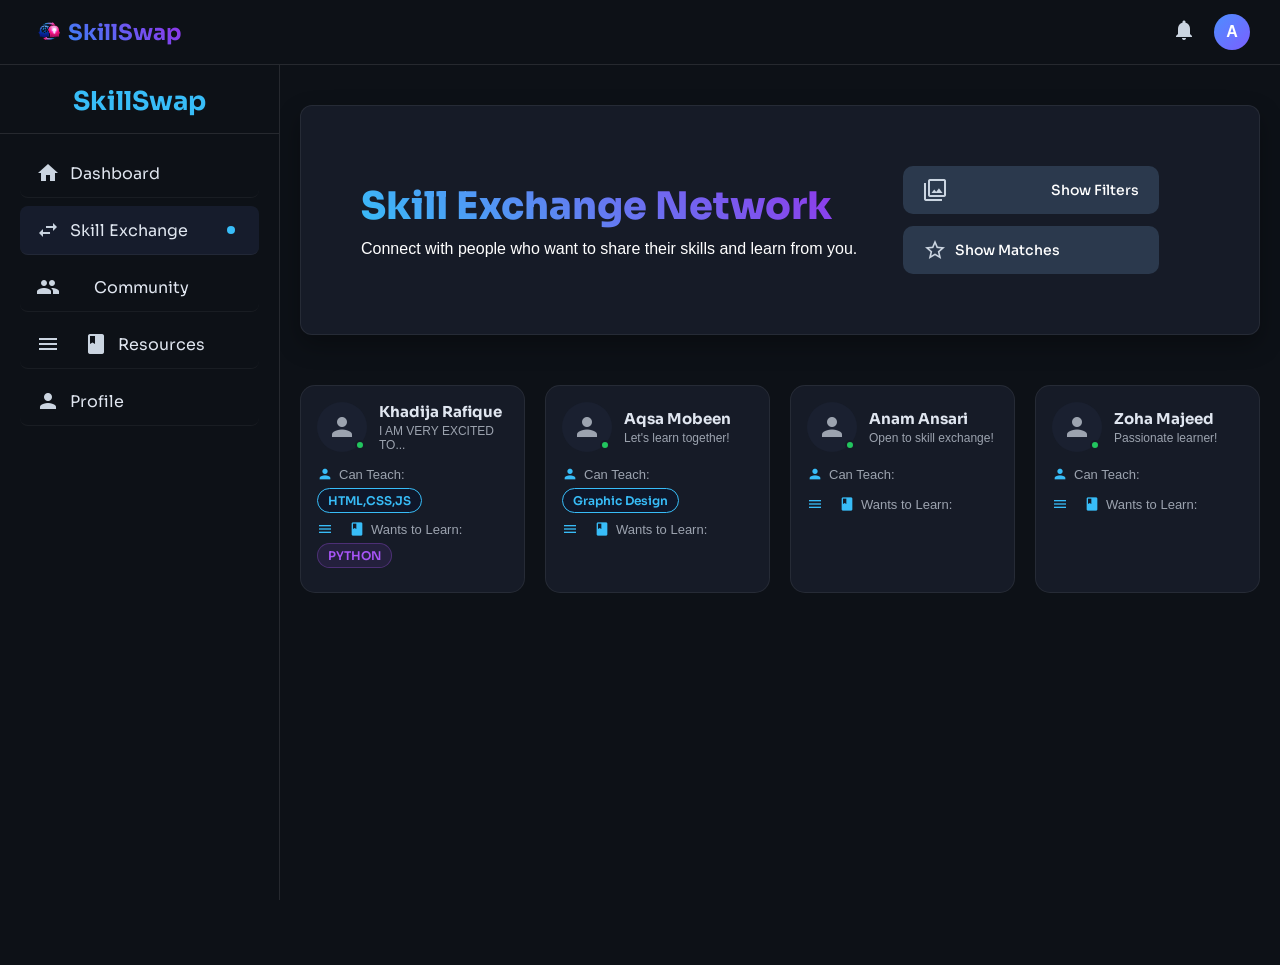
<file: exchange.html>
<!DOCTYPE html>
<html lang="en">
<head>
  <meta charset="UTF-8"/>
  <meta name="viewport" content="width=device-width, initial-scale=1.0"/>
  <title>SkillSwap – Skill Exchange</title>
  <link rel="stylesheet" href="exchange.css"/>
  <link href="https://fonts.googleapis.com/icon?family=Material+Icons" rel="stylesheet"/>
  <link href="https://fonts.googleapis.com/css2?family=Sora:wght@400;600;700&family=DM+Sans:wght@400;500&display=swap" rel="stylesheet"/>
  <style>
    /* Notification badge */
    .notif-wrapper { position: relative; }
    #notifBadge {
      position: absolute;
      top: -6px; right: -6px;
      width: 18px; height: 18px;
      background: #ef4444;
      border-radius: 50%;
      font-size: 11px;
      font-weight: 700;
      color: white;
      display: none;
      align-items: center;
      justify-content: center;
      font-family: 'Sora', sans-serif;
      border: 2px solid #0d1117;
      z-index: 10;
    }
    /* Dropdown notif items */
    .dropdown-notif-item {
      display: flex !important;
      align-items: flex-start !important;
      gap: 10px;
      padding: 12px 14px !important;
      border-radius: 8px;
      font-size: 14px;
      color: #e0e6f0;
      width: 100%;
      cursor: default !important;
      border-bottom: 1px solid rgba(255,255,255,0.08);
    }
    .dropdown-notif-item:hover { background: #222a35; }
    #notifDropdown { min-width: 300px; }
  </style>
</head>
<body>

<nav class="navbar">
  <div class="nav-left">
    <div class="menu-btn" id="hamburgerBtn"><span class="material-icons">menu</span></div>
    <div class="nav-logo">
      <img src="logo.png" alt="SkillSwap Logo"/>
      <span>SkillSwap</span>
    </div>
  </div>
  <div class="nav-right">
    <!-- Notification icon with badge -->
    <div class="notif-wrapper">
      <span class="material-icons" id="notifIcon">notifications</span>
      <span id="notifBadge" style="position:absolute;top:-6px;right:-6px;width:18px;height:18px;background:#ef4444;border-radius:50%;font-size:11px;font-weight:700;color:white;display:none;align-items:center;justify-content:center;font-family:Sora,sans-serif;border:2px solid #0d1117;z-index:10;"></span>

      <!-- Notification Dropdown -->
      <div class="dropdown" id="notifDropdown">
        <!-- items injected by JS -->
        <div id="viewAllBtn"><span class="material-icons" style="font-size:16px">open_in_new</span> View All Notifications</div>
      </div>
    </div>

  <div class="profile-wrapper">
  <div class="user" id="profileIcon">A</div>
  <div class="dropdown" id="dropdownMenu">
    <div id="profileBtn">
      <span class="material-icons">person</span> My Profile
    </div>
    <div id="signOutBtn">
      <span class="material-icons">logout</span> Sign Out
    </div>
  </div>
</div>
  </div>
</nav>

<div class="overlay" id="overlay"></div>

<div class="container">
  <div class="sidebar" id="sidebar">
    <h2 class="logo">SkillSwap</h2>
    <ul>
      <li><a href="Dashboard.html"><span class="material-icons">home</span>Dashboard</a></li>
      <li class="active"><a href="exchange.html"><span class="material-icons">swap_horiz</span><span>Skill Exchange</span><span class="dot"></span></a></li>
      <li><a href="Community.html"><span class="material-icons">groups</span>Community</a></li>
      <li><a href="resources.html"><span class="material-icons">menu_book</span>Resources</a></li>
      <li><a href="profile.html"><span class="material-icons">person</span>Profile</a></li>
    </ul>
  </div>

  <div class="main">
    <div class="page-header">
      <div class="header-left">
        <h1>Skill Exchange Network</h1>
        <p>Connect with people who want to share their skills and learn from you.</p>
      </div>
      <div class="header-btns">
        <button class="btn-filter" id="toggleFilter"><span class="material-icons">filter_alt</span>Show Filters</button>
        <button class="btn-matches" id="showMatchesBtn"><span class="material-icons">star_border</span>Show Matches</button>
      </div>
    </div>

    <div class="filter-box" id="filterBox">
      <div class="filter-header">
        <h3><span class="material-icons">filter_alt</span>Filter Options</h3>
        <span class="material-icons close-filter" id="closeFilter">close</span>
      </div>
      <div class="filter-inputs">
        <div class="filter-group">
          <label><span class="material-icons">person</span>I can teach</label>
          <div class="input-wrap"><span class="material-icons">search</span><input type="text" id="teachFilter" placeholder="Any skill"/></div>
        </div>
        <div class="filter-group">
          <label><span class="material-icons">menu_book</span>I want to learn</label>
          <div class="input-wrap"><span class="material-icons">search</span><input type="text" id="learnFilter" placeholder="Any skill"/></div>
        </div>
        <div class="filter-group">
          <label><span class="material-icons">location_on</span>Location</label>
          <div class="input-wrap"><span class="material-icons">location_on</span><input type="text" id="locationFilter" placeholder="Any location"/></div>
        </div>
      </div>
      <div class="filter-actions">
        <button class="btn-reset" id="resetFilter">Reset</button>
        <button class="btn-apply" id="applyFilter">Apply Filters</button>
      </div>
    </div>

    <div class="cards-grid" id="cardsGrid">

      <div class="user-card" data-name="Khadija Rafique" data-role="Web Developer" data-teach="HTML,CSS,JS" data-learn="Python">
        <div class="card-top">
          <div class="card-avatar"><span class="material-icons">person</span><span class="online-dot"></span></div>
          <div class="card-info"><h4>Khadija Rafique</h4><p>I AM VERY EXCITED TO...</p></div>
        </div>
        <div class="card-skills">
          <p><span class="material-icons">person</span> Can Teach:</p>
          <div class="skill-tags"><span class="skill-tag teach">HTML,CSS,JS</span></div>
          <p><span class="material-icons">menu_book</span> Wants to Learn:</p>
          <div class="skill-tags"><span class="skill-tag learn">PYTHON</span></div>
        </div>
      </div>

      <div class="user-card" data-name="Aqsa Mobeen" data-role="Graphic Designer" data-teach="Graphic Design" data-learn="UI/UX">
        <div class="card-top">
          <div class="card-avatar"><span class="material-icons">person</span><span class="online-dot"></span></div>
          <div class="card-info"><h4>Aqsa Mobeen</h4><p>Let's learn together!</p></div>
        </div>
        <div class="card-skills">
          <p><span class="material-icons">person</span> Can Teach:</p>
          <div class="skill-tags"><span class="skill-tag teach">Graphic Design</span></div>
          <p><span class="material-icons">menu_book</span> Wants to Learn:</p>
          <div class="skill-tags"></div>
        </div>
      </div>

      <div class="user-card" data-name="Anam Ansari" data-role="Frontend Developer" data-teach="React" data-learn="Node.js">
        <div class="card-top">
          <div class="card-avatar"><span class="material-icons">person</span><span class="online-dot"></span></div>
          <div class="card-info"><h4>Anam Ansari</h4><p>Open to skill exchange!</p></div>
        </div>
        <div class="card-skills">
          <p><span class="material-icons">person</span> Can Teach:</p>
          <div class="skill-tags"></div>
          <p><span class="material-icons">menu_book</span> Wants to Learn:</p>
          <div class="skill-tags"></div>
        </div>
      </div>

      <div class="user-card" data-name="Zoha Majeed" data-role="UI/UX Designer" data-teach="Figma" data-learn="Python">
        <div class="card-top">
          <div class="card-avatar"><span class="material-icons">person</span><span class="online-dot"></span></div>
          <div class="card-info"><h4>Zoha Majeed</h4><p>Passionate learner!</p></div>
        </div>
        <div class="card-skills">
          <p><span class="material-icons">person</span> Can Teach:</p>
          <div class="skill-tags"></div>
          <p><span class="material-icons">menu_book</span> Wants to Learn:</p>
          <div class="skill-tags"></div>
        </div>
      </div>

    </div>

    <div class="no-matches" id="noMatchesBox">
      <div class="no-match-icon"><span class="material-icons">person_search</span></div>
      <h2>No matches found</h2>
      <p>We couldn't find any skill matches. Try adjusting your profile skills or browse all users instead.</p>
      <button class="browse-btn" id="browseUsersBtn">Browse All Users</button>
    </div>
  </div>
</div>

<!-- MODAL -->
<div class="modal-backdrop" id="modalBackdrop">
  <div class="modal-box">
    <div class="modal-header">
      <h2>Schedule Exchange</h2>
      <span class="modal-close" id="modalClose"><span class="material-icons">close</span></span>
    </div>
    <div class="modal-user">
      <div class="modal-avatar">
        <span class="material-icons">person</span>
        <span class="modal-online-dot"></span>
      </div>
      <div>
        <h3 id="modalName">User Name</h3>
        <p id="modalRole">Skill Exchange Partner</p>
      </div>
    </div>
    <div class="modal-field">
      <label><span class="material-icons">chat_bubble_outline</span>Message (Optional)</label>
      <textarea id="modalMessage" placeholder="Hi, I'd like to exchange..."></textarea>
    </div>
    <div class="modal-row">
      <div class="modal-field">
        <label><span class="material-icons">calendar_today</span>Date</label>
        <input type="date" id="modalDate"/>
      </div>
      <div class="modal-field">
        <label><span class="material-icons">schedule</span>Time</label>
        <input type="time" id="modalTime"/>
      </div>
    </div>
    <div class="modal-field">
      <label>Duration (minutes)</label>
      <select id="modalDuration">
        <option>30 minutes</option>
        <option>45 minutes</option>
        <option>60 minutes</option>
      </select>
    </div>
    <div class="modal-info">
      <span class="material-icons">videocam</span>
      A secure video meeting link will be generated automatically
    </div>
    <div class="modal-btns">
      <button class="modal-cancel" id="modalCancel">Cancel</button>
      <button class="modal-schedule" id="modalSchedule">Schedule Exchange</button>
    </div>
  </div>
</div>

<script src="exchange.js"></script>
<script src="notif-badge.js"></script>
<script src="comon.js"></script>
</body>
</html>
</file>
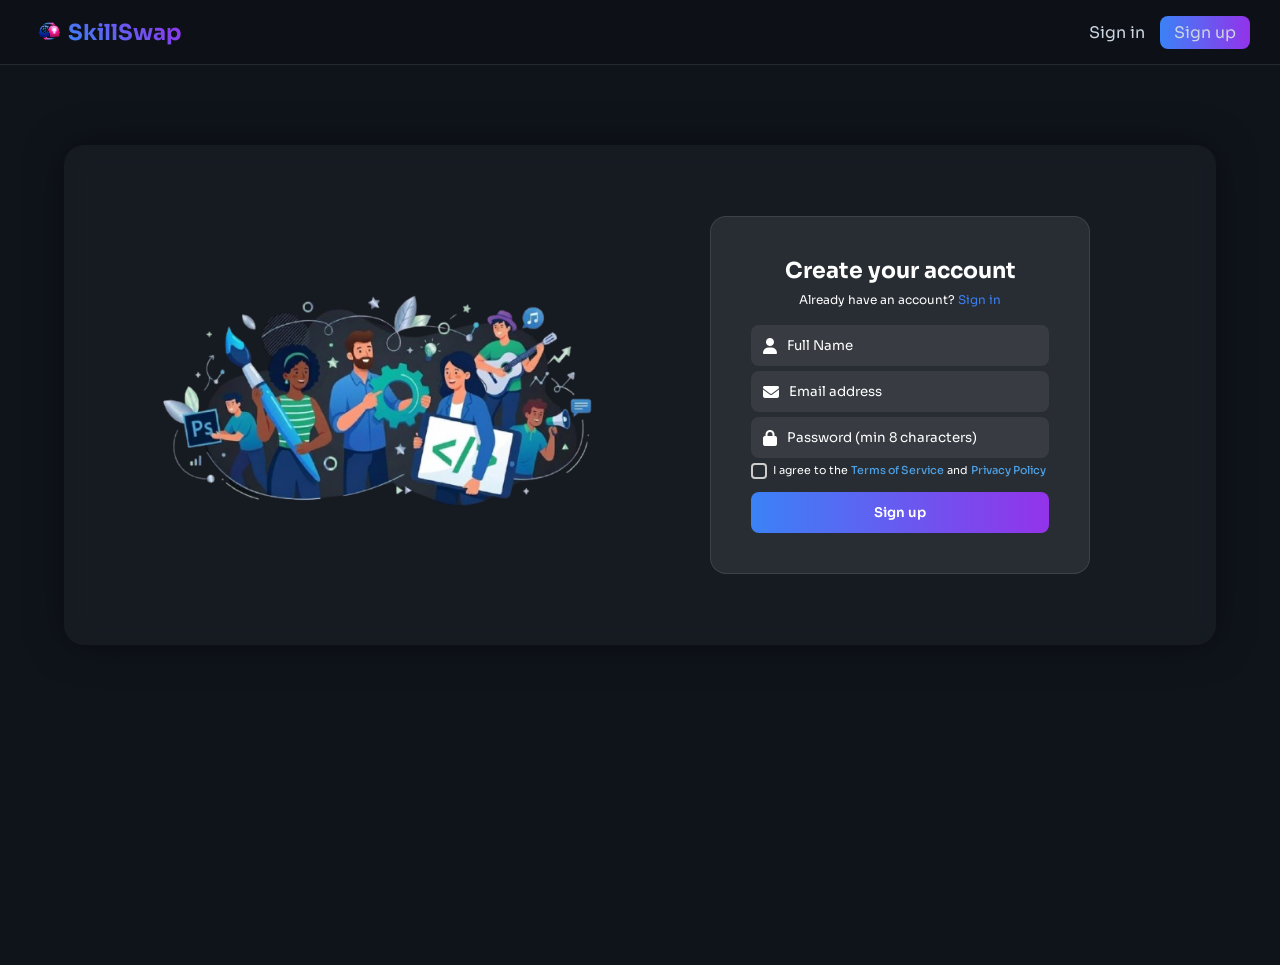
<file: login.html>
<!DOCTYPE html>
<html lang="en">
  <head>
    <meta charset="UTF-8" />
    <meta name="viewport" content="width=device-width, initial-scale=1.0" />
    <title>SkillSwap</title>
    <link rel="stylesheet" href="login.css" />

    <!-- Icons -->
    <link
      href="https://cdnjs.cloudflare.com/ajax/libs/font-awesome/6.5.0/css/all.min.css"
      rel="stylesheet"/>

    <link href="https://fonts.googleapis.com/icon?family=Material+Icons" rel="stylesheet">
    <link href="https://fonts.googleapis.com/css2?family=Poppins:wght@300;400;600;700&display=swap" rel="stylesheet">
    <link href="https://fonts.googleapis.com/css2?family=Sora:wght@400;600;700;800&display=swap" rel="stylesheet">

  </head>
  <body>

    <!-- Navbar -->
    <div class="navbar">
      <div class="logo">
        <img src="logo.png" alt="SkillSwap Logo" />
        <span>SkillSwap</span>
      </div>


      
      <div class="nav">
        <a href="sign in.html">Sign in</a>
        <a href="sign in.html" class="btn-nav">Sign up</a>
      </div>
    </div>




    <!-- LEFT SIDE -->
  <div class="main">
  
    <div class="container">

      <div class="left">
        <img src="dashpic.png" alt="SkillSwap Image" />
      </div>

      <!-- RIGHT FORM -->
      <div class="right">
        <div class="card">
          <h2>Create your account</h2>
          <p>Already have an account? <a href="sign in.html">Sign in</a></p>


         <!-- ✅ FORM START -->
          <form id="signupForm">
            
         <div class="input">
              <i class="fa fa-user"></i>
              <input type="text" id="name" placeholder="Full Name" required>
          </div>
          <small class="error" id="nameError"></small>

          <div class="input">
              <i class="fa fa-envelope"></i>
              <input type="email" id="email" placeholder="Email address" required>
          </div>
          <small class="error" id="emailError"></small>

          <div class="input">
              <i class="fa fa-lock"></i>
              <input type="password" id="password" placeholder="Password (min 8 characters)" required>
          </div>
          <small class="error" id="passwordError"></small>

          <div class="check">
            <input type="checkbox" id="terms"required>
            <label>
              I agree to the 
                <a href="comon.html">Terms of Service</a> 
               and 
                <a href="comon.html">Privacy Policy</a>
            </label>
          </div>
          <small class="error" id="termsError"></small>

          <button type="submit" class="signup-btn" id="signupBtn">Sign up</button>
          
          </form>
          <!-- ✅ FORM END -->


        </div>

      </div>

  </div>
</div>



<script src="login.js"></script>

  </body>
</html>
</file>
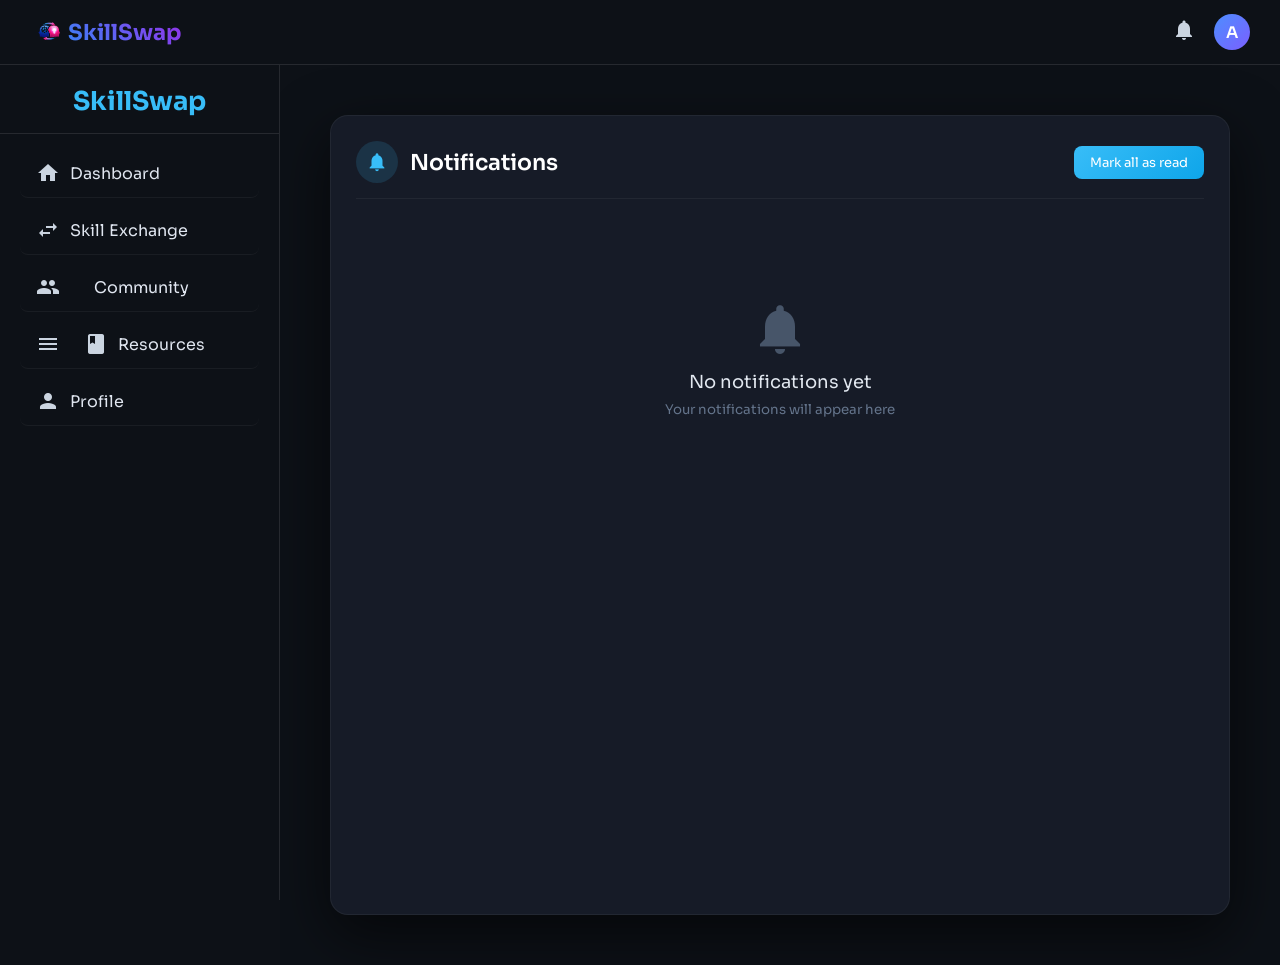
<file: notification.html>
<!DOCTYPE html>
<html lang="en">
<head>
    <meta charset="UTF-8">
    <title>SkillSwap – Notifications</title>
    <link rel="stylesheet" href="notification.css">
    <meta name="viewport" content="width=device-width, initial-scale=1.0">
    <link href="https://fonts.googleapis.com/icon?family=Material+Icons" rel="stylesheet">
    <link href="https://fonts.googleapis.com/css2?family=Poppins:wght@300;400;600;700&display=swap" rel="stylesheet">
    <link href="https://fonts.googleapis.com/css2?family=Sora:wght@400;600;700;800&display=swap" rel="stylesheet">
    <link rel="stylesheet" href="https://cdnjs.cloudflare.com/ajax/libs/font-awesome/6.5.0/css/all.min.css">
    <style>
      /* Notification badge */
      .notif-wrapper { position: relative; }
      #notifBadge {
        position: absolute;
        top: -6px; right: -6px;
        width: 18px; height: 18px;
        background: #ef4444;
        border-radius: 50%;
        font-size: 11px;
        font-weight: 700;
        color: white;
        display: none;
        align-items: center;
        justify-content: center;
        font-family: 'Sora', sans-serif;
        border: 2px solid #0d1117;
        z-index: 10;
      }
      /* Unread notif item highlight */
      .notif-item:not(.read) {
        border-left: 3px solid #38bdf8;
      }
    </style>
</head>
<body>

    <!-- Navbar -->
    <nav class="navbar">
        <div class="nav-left">
            <div class="menu-btn">
                <span class="material-icons">menu</span>
            </div>
            <div class="nav-logo">
                <img src="logo.png" alt="SkillSwap Logo" />
                <span>SkillSwap</span>
            </div>
        </div>

        <div class="nav-right">
            <div class="notif-wrapper">
                <span class="material-icons" id="notifIcon">notifications</span>
                <span id="notifBadge" style="position:absolute;top:-6px;right:-6px;width:18px;height:18px;background:#ef4444;border-radius:50%;font-size:11px;font-weight:700;color:white;display:none;align-items:center;justify-content:center;font-family:Sora,sans-serif;border:2px solid #0d1117;z-index:10;"></span>

                <!-- NOTIFICATION DROPDOWN -->
                <div class="dropdown" id="notifDropdown">
                    <div>No new notifications</div>
                    <div id="viewAllBtn">View All Notifications</div>
                </div>
            </div>

            <div class="profile-wrapper">
                <div class="user" id="profileIcon">A</div>
                <div class="dropdown" id="dropdownMenu">
                    <div id="profileBtn">
                        <span class="material-icons">person</span> My Profile
                    </div>
                    <div id="signOutBtn">
                        <span class="material-icons">logout</span> Sign out
                    </div>
                </div>
            </div>
        </div>
    </nav>

    <div class="container">
        <!-- Sidebar -->
        <div class="sidebar">
            <h2 class="logo">SkillSwap</h2>
            <ul>
                <li><a href="Dashboard.html"><span class="material-icons">home</span> Dashboard</a></li>
                <li><a href="exchange.html"><span class="material-icons">swap_horiz</span> Skill Exchange</a></li>
                <li><a href="community.html"><span class="material-icons">groups</span> Community</a></li>
                <li><a href="resources.html"><span class="material-icons">menu_book</span> Resources</a></li>
                <li><a href="profile.html"><span class="material-icons">person</span> Profile</a></li>
            </ul>
        </div>

        <!-- Main Content -->
        <div class="main">
            <div class="notification-container">

                <div class="notification-header">
                    <div class="title">
                        <span class="material-icons">notifications</span>
                        <h2>Notifications</h2>
                    </div>
                    <button class="mark-read">Mark all as read</button>
                </div>

                <!-- Empty state (hidden if notifications exist) -->
                <div class="notification-card">
                    <span class="material-icons">notifications</span>
                    <p>No notifications yet</p>
                    <small>Your notifications will appear here</small>
                </div>

            </div>
        </div>
    </div>

    <script src="notification.js" defer></script>
    <script src="notif-badge.js"></script>
    <script src="comon.js"></script>

</body>
</html>
</file>
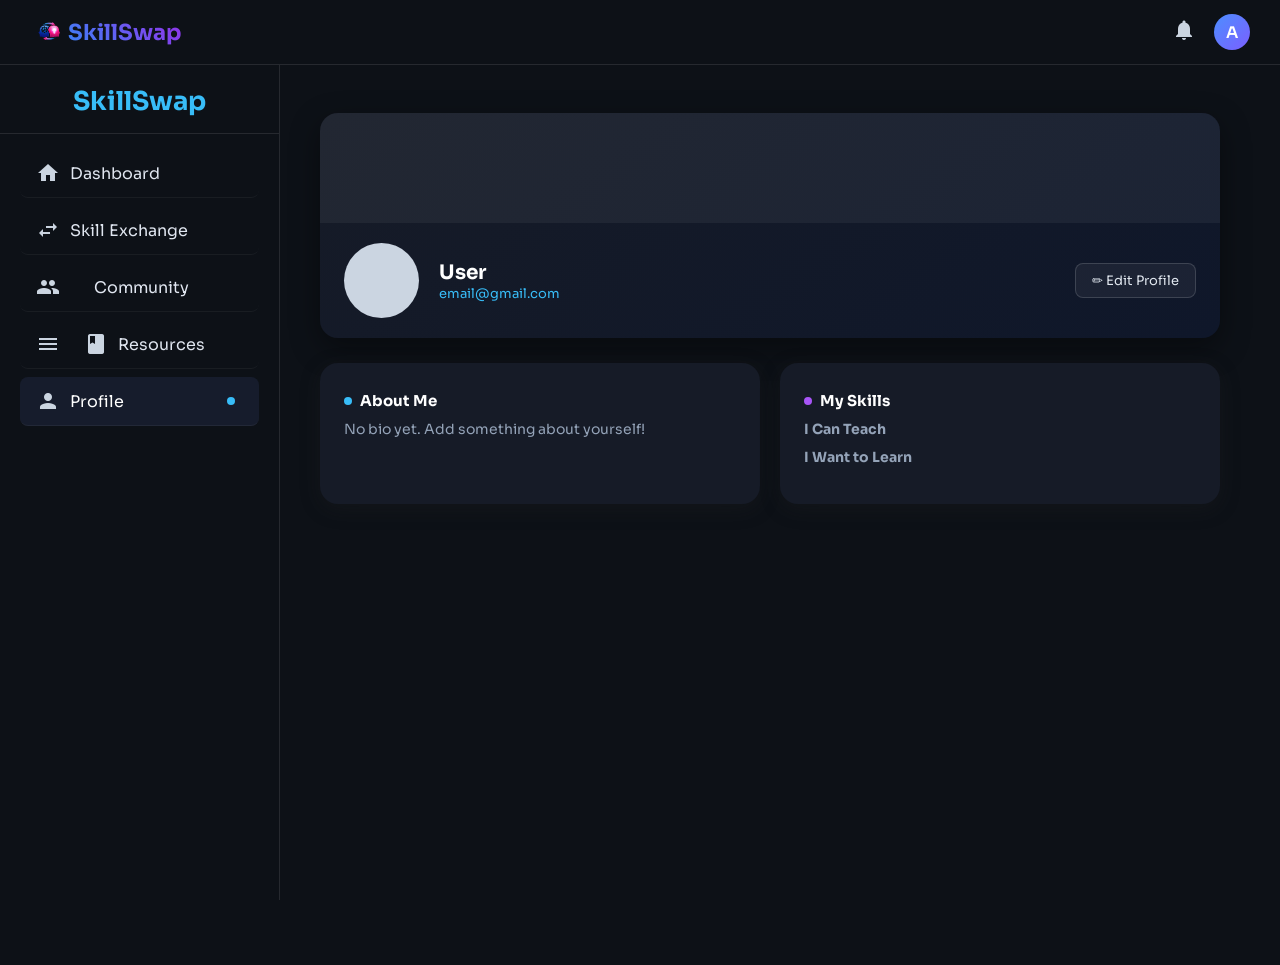
<file: profile.html>
<!DOCTYPE html>
<html lang="en">
<head>
<meta charset="UTF-8">
<link rel="stylesheet" href="profile.css">
<meta name="viewport" content="width=device-width, initial-scale=1.0">
<title>SkillSwap Profile</title>
<link href="https://fonts.googleapis.com/icon?family=Material+Icons" rel="stylesheet">
    <link href="https://fonts.googleapis.com/css2?family=Poppins:wght@300;400;600;700&display=swap" rel="stylesheet">
<link href="https://fonts.googleapis.com/css2?family=Sora:wght@400;600;700;800&display=swap" rel="stylesheet">
<link rel="stylesheet" href="https://cdnjs.cloudflare.com/ajax/libs/font-awesome/6.5.0/css/all.min.css">
</head>

<body>

      <!-- Navbar -->
    <nav class="navbar">

        <div class="nav-left">
            <div class="menu-btn">
                    <span class="material-icons">menu</span>
             </div>
             <div class="nav-logo">
                    <img src="logo.png" alt="SkillSwap Logo" />
                    <span>SkillSwap</span>
             </div>
             
         </div>
         
        <div class="nav-right">
            <div class="notif-wrapper">
                <span class="material-icons" id="notifIcon">notifications</span>
                <span id="notifBadge" style="position:absolute;top:-6px;right:-6px;width:18px;height:18px;background:#ef4444;border-radius:50%;font-size:11px;font-weight:700;color:white;display:none;align-items:center;justify-content:center;font-family:Sora,sans-serif;border:2px solid #0d1117;z-index:10;"></span>

                <!-- NOTIFICATION DROPDOWN -->
                <div class="notif-dropdown" id="notifDropdown">
                    <div>No new notifications</div>
                    <div id="viewAllBtn">View All Notifications</div>
                </div>
            </div>

            
            <div class="profile-wrapper">
                <div class="user" id="profileIcon">A</div>

                <div class="dropdown" id="dropdownMenu">
                 <div id="profileBtn">
                     <span class="material-icons">person</span> My Profile
                 </div>
                    <div id="signOutBtn">
                     <span class="material-icons">logout</span> Sign out
                    </div>
                </div>
            </div>
            
        </div>

    </nav>

<div class="container">

    <!-- Sidebar -->
    <div class="sidebar">
        <h2 class="logo">SkillSwap</h2>
        <ul>
            <li>
                <a href="dashboard.html">
                 <span class="material-icons">home</span> 
                 Dashboard
                </a>
            </li>
             <li>
                <a href="exchange.html">
                     <span class="material-icons">swap_horiz</span> 
                     Skill Exchange
                </a>
            </li>
            <li>
                <a href="community.html">
                     <span class="material-icons">groups</span> 
                     Community
                </a>
            </li>
            <li>
                <a href="resources.html">
                     <span class="material-icons">menu_book</span> 
                     Resources
                </a>
            </li>
            <li class="active" data-section="profile">
                     <span class="material-icons">person</span> 
                     Profile
            </li>
        </ul>
    </div>

<div class="main">

  <!-- PROFILE CARD -->
  <div class="profile-card">
    <div class="profile-top"></div>

    <div class="profile-info">


      
      <div class="profile-image-wrapper">
        <div class="profile-img" id="profileImg"></div>
        <div class="edit-overlay">
            <span class="material-icons">photo_camera</span>
        </div>
      </div>
        <input type="file" id="imgInput" accept="image/*" hidden>



      <div class="user-text">
        <h2 id="profileName">User</h2>
        <p id="profileEmail">email@gmail.com</p>
      </div>

      <button id="editBtn"> ✏ Edit Profile </button>
    </div>
  </div>

  <!-- GRID -->
  <div class="grid">

    <!-- ABOUT -->
    <div class="card">
      <h3><span class="dot blue"></span> About Me</h3>

      <!-- VIEW -->
      <p id="bioText">No bio yet. Add something about yourself!</p>

      <!-- EDIT -->
      <textarea id="bioInput" placeholder="Tell others about yourself..."></textarea>
    </div>

    <!-- SKILLS -->
    <div class="card">
      <h3><span class="dot purple"></span> My Skills</h3>

      <!-- VIEW MODE -->
      <div id="skillsView">
        <p><b>I Can Teach</b></p>
        <ul id="teachList"></ul>

        <p><b>I Want to Learn</b></p>
        <ul id="learnList"></ul>
      </div>

      <!-- EDIT MODE -->
      <div id="skillsEdit">

        <p>I Can Teach</p>
        <div class="input-group">
          <input type="text" id="teachInput" placeholder="Add a skill">
          <button onclick="addSkill('teach')">+</button>
        </div>
        <div id="teachTags" class="tags"></div>

        <p>I Want to Learn</p>
        <div class="input-group">
          <input type="text" id="learnInput" placeholder="Add a skill">
          <button onclick="addSkill('learn')">+</button>
        </div>
        <div id="learnTags" class="tags"></div>

      </div>

    </div>

  </div>

  <!-- SAVE BUTTON -->
  <button id="saveBtn">Save Changes</button>

</div>
</div>


<script src="profile.js"></script>
<script src="notif-badge.js"></script>
<script src="comon.js"></script>
</body>
</html>
</file>
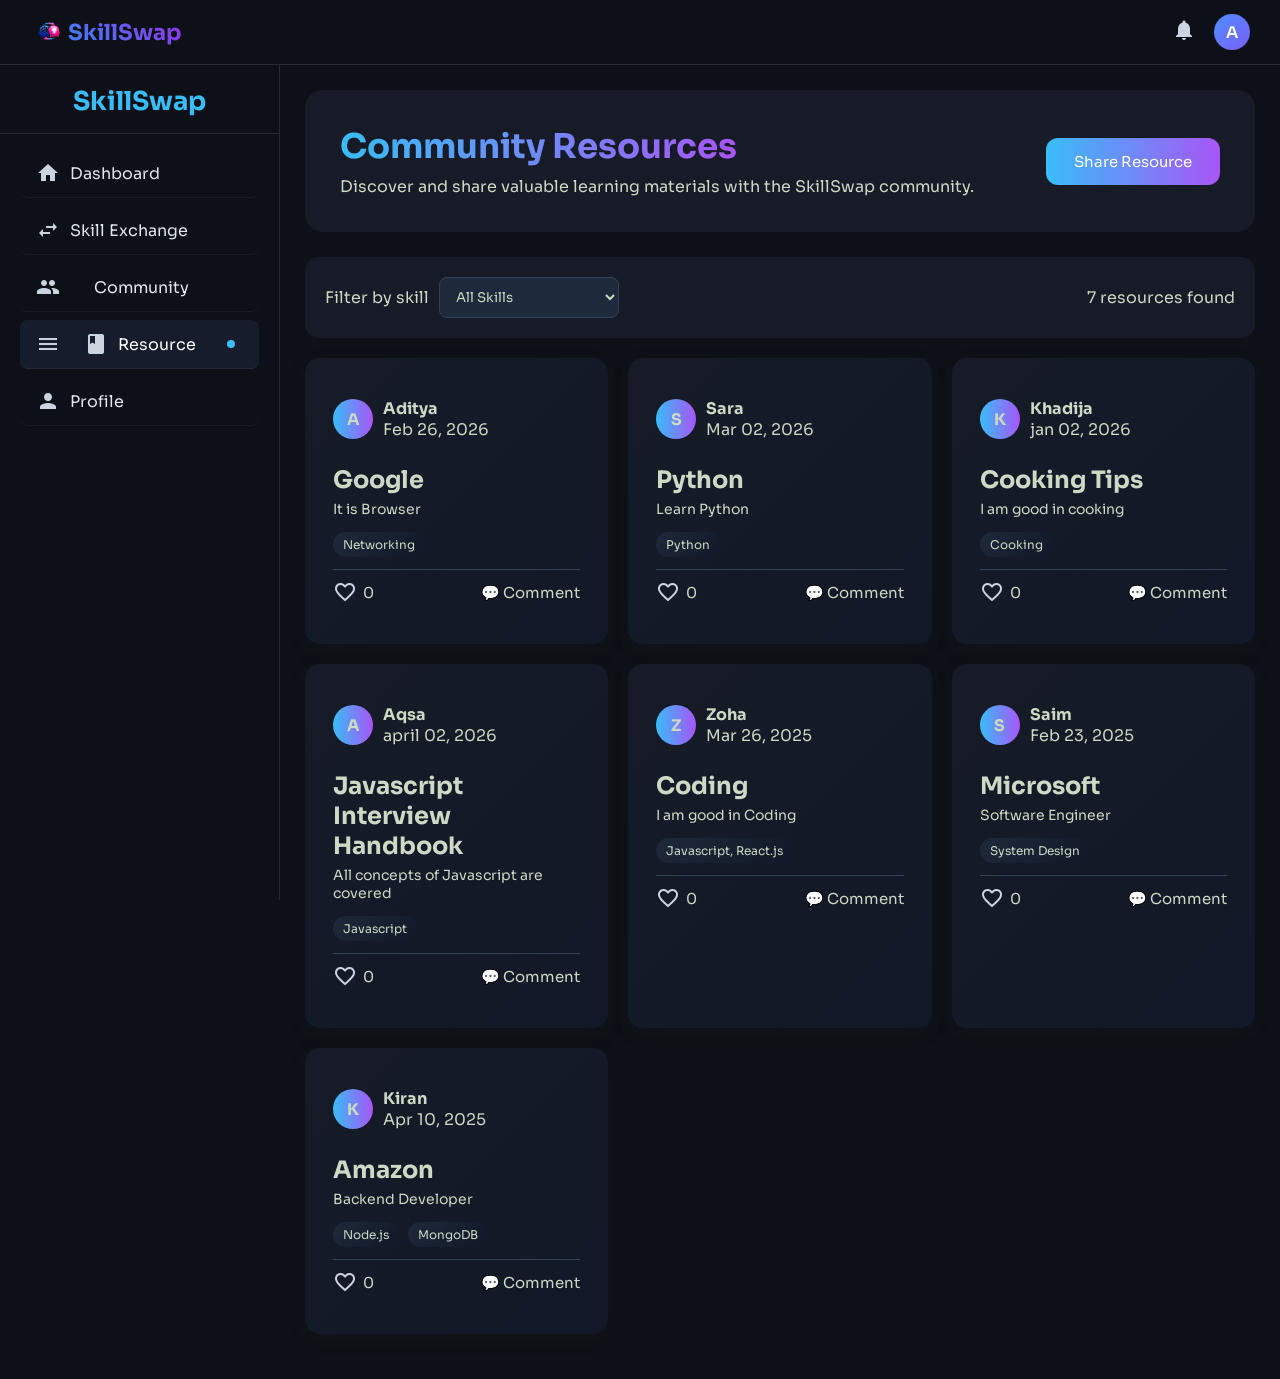
<file: resources.html>
<!DOCTYPE html>
<html lang="en">
  <head>
    <meta charset="UTF-8" />
    <meta name="viewport" content="width=device-width, initial-scale=1.0" />
    <title>SkillSwap</title>
     <link rel="stylesheet" href="resources.css" />
    <link
      rel="stylesheet"
      href="https://cdnjs.cloudflare.com/ajax/libs/font-awesome/6.5.0/css/all.min.css"
    />
    <link
      href="https://fonts.googleapis.com/icon?family=Material+Icons"
      rel="stylesheet"
    />
   
    <link href="https://fonts.googleapis.com/css2?family=Poppins:wght@300;400;600;700&display=swap" rel="stylesheet">
    <link href="https://fonts.googleapis.com/css2?family=Sora:wght@400;600;700;800&display=swap" rel="stylesheet">





  </head>
  <body>

   <!-- Navbar -->
    <nav class="navbar">

        <div class="nav-left">
            <div class="menu-btn" id="hamburgerBtn">
                    <span class="material-icons">menu</span>
             </div>
             <div class="nav-logo">
                    <img src="logo.png" alt="SkillSwap Logo" />
                    <span>SkillSwap</span>
             </div>
         </div>
         
        <div class="nav-right">
            <div class="notif-wrapper">
                <span class="material-icons" id="notifIcon">notifications</span><span id="notifBadge" style="position:absolute;top:-6px;right:-6px;width:18px;height:18px;background:#ef4444;border-radius:50%;font-size:11px;font-weight:700;color:white;display:none;align-items:center;justify-content:center;font-family:Sora,sans-serif;border:2px solid #0d1117;z-index:10;"></span>

                <!-- NOTIFICATION DROPDOWN -->
                <div class="dropdown" id="notifDropdown">
                    <div>No new notifications</div>
                    <div id="viewAllBtn">View All Notifications</div>
                </div>
            </div>
            

            <div class="profile-wrapper">
                <div class="user" id="profileIcon">A</div>

                <div class="dropdown" id="dropdownMenu">
                 <div id="profileBtn">
                     <span class="material-icons">person</span> My Profile
                 </div>
                    <div id="signOutBtn">
                     <span class="material-icons">logout</span> Sign out
                    </div>
                </div>
            </div>
            
        </div>

        

    </nav>
    <div class="overlay" id="overlay"></div>

<div class="container">

    <!-- Sidebar -->
    <div class="sidebar">
        <h2 class="logo">SkillSwap</h2>
        <ul>
            <li>
                <a href="Dashboard.html">
                     <span class="material-icons">home</span> 
                     Dashboard
                </a>
            </li>
            <li>
                <a href="exchange.html">
                     <span class="material-icons">swap_horiz</span> 
                     Skill Exchange
                </a>
            </li>
            <li>
                <a href="community.html">
                     <span class="material-icons">groups</span> 
                     Community
                </a>
            </li>
            <li class="active" data-section="resources">
                <span class="material-icons">menu_book</span> 
                Resource
            </li>
            <li>
                <a href="profile.html">
                     <span class="material-icons">person</span> 
                     Profile
                </a>
            </li>
        </ul>
    </div>

    <!-- Main -->
    <div class="main">
      

      <!-- Content -->
      <div class="content">
        <!-- BIG CARD (MATCH SS) -->
        <div class="resource-card">
          <div>
            <h1><span>Community Resources</span></h1>
            <p>
              Discover and share valuable learning materials with the SkillSwap
              community.
            </p>
          </div>
          <button id="openPopupBtn">Share Resource</button>
        </div>

        <!-- BIG FILTER BAR -->
        <div class="filter-bar">
          <div class="left">
            <label>Filter by skill</label>
            <select id="skillFilter" onchange="filterCards()">
              <option value="all">All Skills</option>
              <option value="google">Google</option>
              <option value="python">Python</option>
              <option value="cooking">Cooking</option>
              <option value="javascript">Javascript</option>
              <option value="coding">Coding</option>
              <option value="microsoft">Microsoft</option>
              <option value="amazon">Amazon</option>
            </select>
          </div>

          <div class="right" id="resourceCount">7 resources found</div>
        </div>

        <!-- ===== CARDS SECTION START ===== -->
        <div class="cards-container">
          <!-- Card 1 -->
          <div class="card" data-skill="google">
            <div class="card-header">
              <div class="avatar">A</div>
              <div>
                <h4>Aditya</h4>
                <p>Feb 26, 2026</p>
              </div>
            </div>

            <h2 class="company">Google</h2>
            <p class="role">It is Browser</p>

            <div class="tags">
              <span>Networking</span>
            </div>

            <div class="card-actions">
              <button onclick="likePost(this)">
  <span class="material-icons">favorite_border</span>
  <span class="like-count">0</span>
</button>

              <button onclick="toggleComment(this)">💬 Comment</button>
            </div>

            <div class="comment-box" style="display: none">
              <input type="text" placeholder="Write a comment..." />
              <button onclick="postComment(this)">Post</button>
            </div>
          </div>

          <!-- Card 2 -->
          <div class="card" data-skill="python">
            <div class="card-header">
              <div class="avatar">S</div>
              <div>
                <h4>Sara</h4>
                <p>Mar 02, 2026</p>
              </div>
            </div>

            <h2 class="company">Python</h2>
            <p class="role">Learn Python</p>

            <div class="tags">
              <span> Python</span>
            </div>
            <div class="card-actions">
              <button onclick="likePost(this)">
  <span class="material-icons">favorite_border</span>
  <span class="like-count">0</span>
</button>

              <button onclick="toggleComment(this)">💬 Comment</button>
            </div>

            <div class="comment-box" style="display: none">
              <input type="text" placeholder="Write a comment..." />
              <button onclick="postComment(this)">Post</button>
            </div>
          </div>

          <!-- Card 3 -->
          <div class="card" data-skill="cooking">
            <div class="card-header">
              <div class="avatar">K</div>
              <div>
                <h4>Khadija</h4>
                <p>jan 02, 2026</p>
              </div>
            </div>

            <h2 class="company">Cooking Tips</h2>
            <p class="role">I am good in cooking</p>

            <div class="tags">
              <span>Cooking</span>
            </div>

            <div class="card-actions">
              <button onclick="likePost(this)">
  <span class="material-icons">favorite_border</span>
  <span class="like-count">0</span>
</button>

              <button onclick="toggleComment(this)">💬 Comment</button>
            </div>

            <div class="comment-box" style="display: none">
              <input type="text" placeholder="Write a comment..." />
              <button onclick="postComment(this)">Post</button>
            </div>
          </div>

          <!-- Card 4 -->
          <div class="card" data-skill="javascript">
            <div class="card-header">
              <div class="avatar">A</div>
              <div>
                <h4>Aqsa</h4>
                <p>april 02, 2026</p>
              </div>
            </div>

            <h2 class="company">Javascript Interview Handbook</h2>
            <p class="role">All concepts of Javascript are covered</p>

            <div class="tags">
              <span>Javascript</span>
            </div>
            <div class="card-actions">
              <button onclick="likePost(this)">
  <span class="material-icons">favorite_border</span>
  <span class="like-count">0</span>
</button>

              <button onclick="toggleComment(this)">💬 Comment</button>
            </div>

            <div class="comment-box" style="display: none">
              <input type="text" placeholder="Write a comment..." />
              <button onclick="postComment(this)">Post</button>
            </div>
          </div>

          <!-- Card 5 -->
          <div class="card" data-skill="coding">
            <div class="card-header">
              <div class="avatar">Z</div>
              <div>
                <h4>Zoha</h4>
                <p>Mar 26, 2025</p>
              </div>
            </div>

            <h2 class="company">Coding</h2>
            <p class="role">I am good in Coding</p>

            <div class="tags">
              <span>Javascript, React.js </span>
            </div>

            <div class="card-actions">
              <button onclick="likePost(this)">
  <span class="material-icons">favorite_border</span>
  <span class="like-count">0</span>
</button>

              <button onclick="toggleComment(this)">💬 Comment</button>
            </div>

            <div class="comment-box" style="display: none">
              <input type="text" placeholder="Write a comment..." />
              <button onclick="postComment(this)">Post</button>
            </div>
          </div>

          <!-- Card 6 -->
          <div class="card" data-skill="microsoft">
            <div class="card-header">
              <div class="avatar">S</div>
              <div>
                <h4>Saim</h4>
                <p>Feb 23, 2025</p>
              </div>
            </div>

            <h2 class="company">Microsoft</h2>
            <p class="role">Software Engineer</p>

            <div class="tags">
              <span>System Design</span>
            </div>

            <div class="card-actions">
              <button onclick="likePost(this)">
  <span class="material-icons">favorite_border</span>
  <span class="like-count">0</span>
</button>
              <button onclick="toggleComment(this)">💬 Comment</button>
            </div>

            <div class="comment-box" style="display: none">
              <input type="text" placeholder="Write a comment..." />
              <button onclick="postComment(this)">Post</button>
            </div>
          </div>

          
          <!-- Card 7 -->
<div class="card" data-skill="amazon">
  <div class="card-header">
    <div class="avatar">K</div>
    <div>
      <h4>Kiran</h4>
      <p>Apr 10, 2025</p>
    </div>
  </div>

  <h2 class="company">Amazon</h2>
  <p class="role">Backend Developer</p>

  <div class="tags">
    <span>Node.js</span>
    <span>MongoDB</span>
  </div>

  <div class="card-actions">
    <button onclick="likePost(this)">
  <span class="material-icons">favorite_border</span>
  <span class="like-count">0</span>
</button>

    
    <button onclick="toggleComment(this)">💬 Comment</button>
  </div>

  <div class="comment-box" style="display: none;">
    <input type="text" placeholder="Write a comment..." />
    <button onclick="postComment(this)">Post</button>
  </div>
</div>

<!-- Resource button -->

<div class="popup-overlay"> 
  <div class="popup-box"> 
    <!-- TOP --> 
     <div class="popup-header"> 
      <h2>Share a Resource</h2>
       <span class="close-btn">×</span> 
      </div> 
      <!-- FORM --> 
       <form class="resource-form">
         <!-- TITLE --> 
          <label>
         <span class="material-icons">edit</span> Title</label>
        <div class="input-icon">
        <input
  type="text"
  id="resourceTitle"
  placeholder="Awesome React Tutorial"
/>
          </div>
           <!-- DESCRIPTION -->
            <label>
  <span class="material-icons">description</span>
  Description
</label>

<div class="input-icon textarea-box">
  

  <textarea
  id="resourceDescription"
  placeholder="Brief description of the resource..."
></textarea>
</div>
               <!-- URL --> 
                <label>
  <span class="material-icons">link</span>
  Source URL
</label>

<div class="input-icon">
  <span class="material-icons">link</span>

  <input
  type="text"
  id="resourceURL"
  placeholder="https://example.com"
/>
</div>
                   <!-- SKILL -->
                     <label>
  <span class="material-icons">person</span>
  Related Skills
</label>

<div class="input-icon">
  <span class="material-icons">lightbulb</span>

  <input
  type="text"
  id="resourceSkill"
  placeholder="JavaScript, Design, etc."
/>
</div>
                     <!-- BUTTONS -->
                       <div class="popup-buttons">

  <button type="button" class="cancel-btn">Cancel</button>

  <button type="button" id="shareResourceBtn">
    Share Resource
  </button>

</div>
                        </form>
                       </div>


<script src="resources.js"></script>
<script src="notif-badge.js"></script>

<script>

  // OPEN POPUP
const openBtn = document.getElementById("openPopupBtn");
const popup = document.querySelector(".popup-overlay");
const closeBtn = document.querySelector(".close-btn");
const cancelBtn = document.querySelector(".cancel-btn");

// open popup
openBtn.addEventListener("click", () => {
  popup.classList.add("active");
});

// close popup (× icon)
closeBtn.addEventListener("click", () => {
  popup.classList.remove("active");
});

// close popup (cancel button)
cancelBtn.addEventListener("click", () => {
  popup.classList.remove("active");
});

// close when clicking outside box
popup.addEventListener("click", (e) => {
  if (e.target === popup) {
    popup.classList.remove("active");
  }
});

//card show after data submssion

// SAVE CARDS TO LOCAL STORAGE
function saveCards() {

  const cards = [];

  // GET ALL CARDS
  document.querySelectorAll(".card").forEach((card) => {

    cards.push({
      html: card.outerHTML
    });

  });

  // SAVE INTO LOCAL STORAGE
  localStorage.setItem("resources", JSON.stringify(cards));

}



// UPDATE RESOURCE COUNT
function updateResourceCount() {

  const totalCards =
    document.querySelectorAll(".card").length;

  document.getElementById("resourceCount").innerText =
    totalCards + " resources found";

}

// LOAD ONLY NEW SAVED CARDS
window.addEventListener("DOMContentLoaded", () => {

  const savedCards =
    JSON.parse(localStorage.getItem("newResources"));

  // IF NEW CARDS EXIST
  if (savedCards) {

    const cardsContainer =
      document.querySelector(".cards-container");

    savedCards.forEach((cardHTML) => {

      cardsContainer.insertAdjacentHTML(
        "afterbegin",
        cardHTML
      );

    });

  }

  // UPDATE RESOURCE COUNT
  updateResourceCount();

});


// SAVE ONLY NEW CARDS
function saveCards(cardHTML) {

  let savedCards =
    JSON.parse(localStorage.getItem("newResources")) || [];

  savedCards.push(cardHTML);

  localStorage.setItem(
    "newResources",
    JSON.stringify(savedCards)
  );

}


// UPDATE RESOURCE COUNT
function updateResourceCount() {

  const totalCards =
    document.querySelectorAll(".card").length;

  document.getElementById("resourceCount").innerText =
    totalCards + " resources found";

}

// SHARE RESOURCE
const shareBtn =
  document.getElementById("shareResourceBtn");

shareBtn.addEventListener("click", () => {

  // GET VALUES
  const title =
    document.getElementById("resourceTitle").value;

  const description =
    document.getElementById("resourceDescription").value;

  const url =
    document.getElementById("resourceURL").value;

  const skill =
    document.getElementById("resourceSkill").value;

  // VALIDATION
  if (
    title === "" ||
    description === "" ||
    url === "" ||
    skill === ""
  ) {

    alert("Please fill all fields");
    return;

  }

  // CARD CONTAINER
  const cardsContainer =
    document.querySelector(".cards-container");

  // CREATE CARD
  const newCard =
    document.createElement("div");

  newCard.classList.add("card");

  // CARD HTML
  newCard.innerHTML = `

    <div class="card-header">

      <div class="avatar">A</div>

      <div>
        <h4>You</h4>
        <p>Just Now</p>
      </div>

    </div>

    <h2 class="company">${title}</h2>

    <p class="role">${description}</p>

    <div class="tags">
      <span>${skill}</span>
    </div>

    <div style="margin-top:12px;">

      <a href="${url}"
         target="_blank"
         style="color:#38bdf8;">

         Open Resource

      </a>

    </div>

    <div class="card-actions">

      <button onclick="likePost(this)">

        <span class="material-icons">
          favorite_border
        </span>

        <span class="like-count">0</span>

      </button>

      <button onclick="toggleComment(this)">
        💬 Comment
      </button>

    </div>

    <div class="comment-box"
         style="display:none;">

      <input type="text"
             placeholder="Write a comment..." />

      <button onclick="postComment(this)">
        Post
      </button>

    </div>

  `;

  // ADD CARD
  cardsContainer.prepend(newCard);

  // SAVE CARDS
  saveCards(newCard.outerHTML);

  // UPDATE COUNT
  updateResourceCount();

  // CLOSE POPUP
  popup.classList.remove("active");

  // CLEAR FORM
  document.getElementById("resourceTitle").value = "";
  document.getElementById("resourceDescription").value = "";
  document.getElementById("resourceURL").value = "";
  document.getElementById("resourceSkill").value = "";

});



</script>
  <script src="comon.js"></script>
  </body>
</html>
</file>
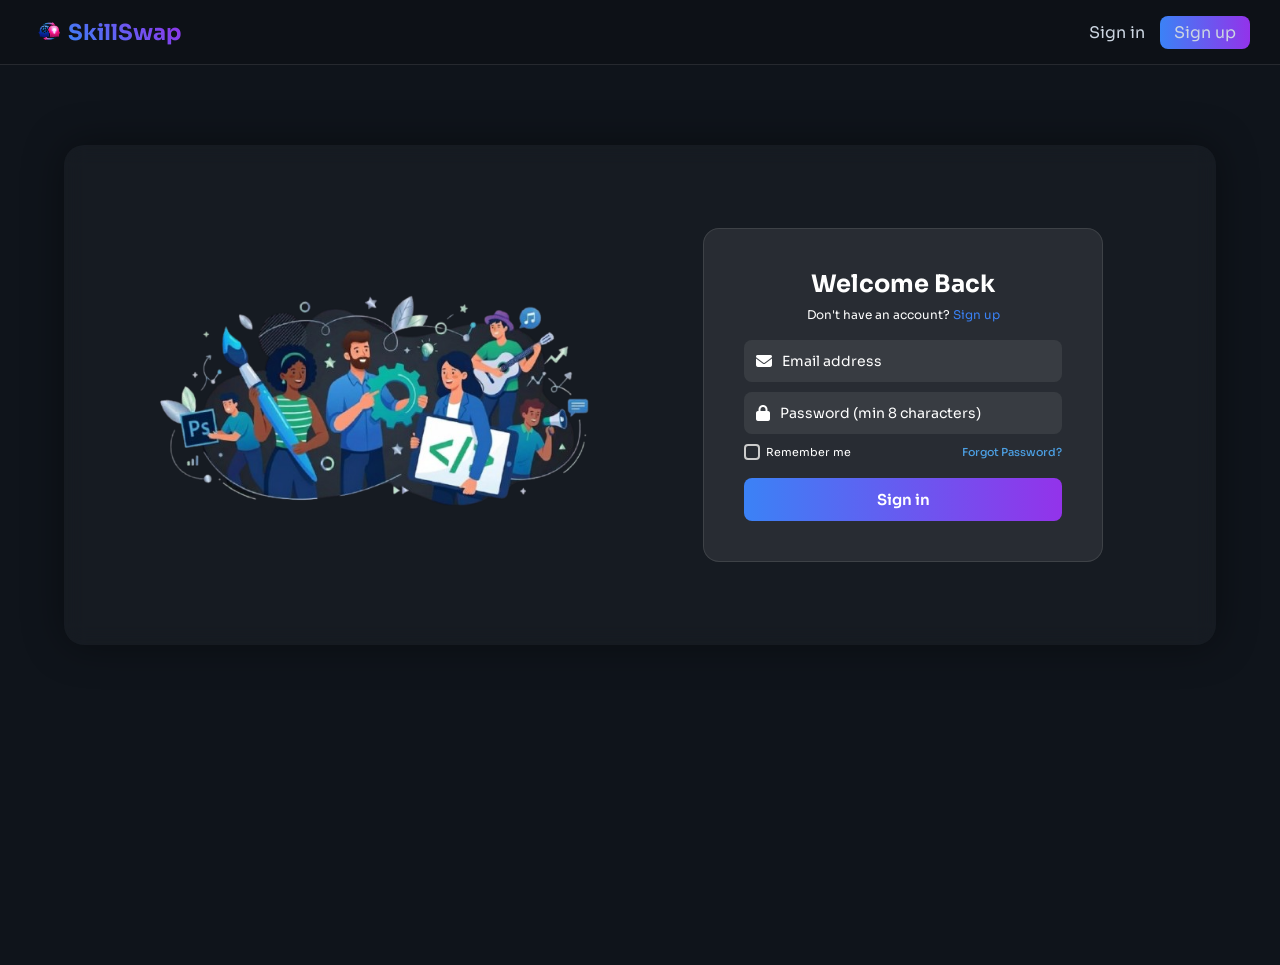
<file: sign in.html>
<!DOCTYPE html>
<html lang="en">
<head>
  <meta charset="UTF-8" />
  <meta name="viewport" content="width=device-width, initial-scale=1.0"/>
  <title>SkillSwap - Sign In</title>

  <link rel="stylesheet" href="sign in.css" />

  <!-- Icons -->
  <link href="https://cdnjs.cloudflare.com/ajax/libs/font-awesome/6.5.0/css/all.min.css" rel="stylesheet"/>
  <link href="https://fonts.googleapis.com/icon?family=Material+Icons" rel="stylesheet">
  <link href="https://fonts.googleapis.com/css2?family=Poppins:wght@300;400;600;700&display=swap" rel="stylesheet">
  <link href="https://fonts.googleapis.com/css2?family=Sora:wght@400;600;700;800&display=swap" rel="stylesheet">
</head>

<body>

<!-- NAVBAR -->
<div class="navbar">
  <div class="logo">
    <img src="logo.png" alt="SkillSwap Logo" />
    <span>SkillSwap</span>
  </div>

  <div class="nav">
    <a href="sign in.html">Sign in</a>
    <a href="login.html" class="btn-nav">Sign up</a>
  </div>
</div>

<!-- MAIN -->
<div class="main">
  <div class="container">

    <!-- LEFT -->
    <div class="left">
      <img src="dashpic.png" alt="SkillSwap Image" />
    </div>

    <!-- RIGHT -->
    <div class="right">
      <div class="card">

        <h2>Welcome Back</h2>
        <p>Don't have an account? <a href="login.html"> Sign up</a></p>


        <!-- ✅ FORM START -->
          <form id="signinForm">


        <!-- EMAIL -->
        <div class="input">
          <i class="fa fa-envelope"></i>
          <input type="email" id="email" placeholder="Email address" required>
        </div>
        <small class="error" id="emailError"></small>

        <!-- PASSWORD -->
        <div class="input">
          <i class="fa fa-lock"></i>
          <input type="password" id="password" placeholder="Password (min 8 characters)" required>
        </div>
        <small class="error" id="passwordError"></small>

        <!-- CHECK -->
        <div class="check">
          <div class="left-check">
            <input type="checkbox" id="terms">
            <label for="remember">Remember me</label>
          </div>

          <a href="comon.html" class="forgot">Forgot Password?</a>
        </div>

        <!-- BUTTON -->
        <button type="submit" class="signup-btn">Sign in</button>

        </form>
          <!-- ✅ FORM END -->


      </div>
    </div>

  </div>
</div>

<script src="sign in.js"></script>

</body>
</html>
</file>
<file: style.css>
*{
    margin: 0;
    padding: 0;
    box-sizing: border-box;
}
body{
    margin: 0;
    font-family: 'poppins',sans-serif;
    background: rgb(43, 43, 43);
    color: white;
    overflow-x: hidden;
    width: 100%;
}
/* SECTION SEPARATORS*/
 
/* Every section gets a glowing top line */
.cta {
    position: relative;
}
.testimonials::before {
    content: '';
    display: block;
    position: absolute;
    top: 0; left: 0; right: 0;
    height: 1px;
    background: linear-gradient(to right, transparent, rgba(108,71,255,0.6), rgba(0,174,239,0.6), transparent);
}
 
/* Hero — bottom glow line */
.hero-wrapper {
    position: relative;
    background: #0d1117;
}
.hero-wrapper::after {
    content: '';
    display: block;
    height: 1px;
    background: linear-gradient(to right, transparent, rgba(108,71,255,0.5), rgba(0,174,239,0.5), transparent);
}
 
/* How It Works — slightly lighter bg to stand out */
.how-it-works {
    background: #0f111a;
}
 
/* Stats — darker distinct bg */
.stats {
    background: #0a0d16;
}
 
/* Testimonials — same as how-it-works */
.testimonials {
    background: #0f111a;
}
 
/* CTA wrapper — dark bg behind the gradient box */
.cta-section-wrap {
    background: #0a0d16;
    padding: 40px 20px 60px;
    position: relative;
    display: flex;
    justify-content: center;
    align-items: center;
}
.cta-section-wrap::before {
    content: '';
    display: block;
    position: absolute;
    top: 0; left: 0; right: 0;
    height: 1px;
    background: linear-gradient(to right, transparent, rgba(108,71,255,0.6), rgba(0,174,239,0.6), transparent);
}
 
/*Navbar*/
.navbar{
    display: flex;
    align-items: center;
    justify-content: space-between;
    padding: 16px 48px;
    border-bottom: 1px solid var(--border);
    background: var(--bg);
    position: sticky;
    top: 0;
    z-index: 100;
}
.nav-logo{
    display: flex;
    align-items: center;
    gap: px;
}
.nav-logo span {
    font-family: 'sora' sans-serif;
    font-size: 22px;
    font-weight: 700;
    background: linear-gradient(45deg, #3b82f6, #9333ea);

    -webkit-background-clip: text;
    background-clip: text;

    -webkit-text-fill-color: transparent;
    display: inline-block;
}


.nav-icon img {
    width: 38px;
    height: 38px;
    object-fit: contain;
    border-radius: 8px;
    
}
.nav-right{
    display: flex;
    align-items: center;
    gap: 20px;
}
.nav-signin{
    font-family: 'sora' sans-serif;
    font-size: 0.88rem;
    font-weight: 500;
    color: var(--text);
    text-decoration: none;
    transition: color 0.2s;
}
.nav-signin:hover{color: #fff;}
.nav-signup{
    font-family: 'sora'sans-serif;
    font-size: 0.88rem;
    font-weight: 600;
    color: #fff;
    background: linear-gradient(to right, #6b21a8, #7c3aed);
    padding: 9px 22px;
    border-radius: 8px;
    text-decoration: none;
    transition: opacity 0.2s;
}
.nav-signup:hover{opacity: 0.85;}
/*Hero*/
.hero{
    display: flex;
    align-items: center;
    justify-content: space-between;
    padding: 80px 48px;
    max-width: 1200px;
    margin: 0 auto;
    gap: 40px;
}
.hero-left{
    flex: 1;
    max-width: 520px;
}
.hero-left h1{
    font-family: 'sora' sans-serif;
    font-size: 3.4rem;
    font-weight: 800;
    color: #fff;
    line-height: 1.1;
    margin-bottom: 24px;
}
.hero-left p{
    font-size: 0.95rem;
    color: var(--muted);
    line-height: 1.75;
    margin-bottom: 36px;
    max-width: 420px;    
}
.hero-buttons{
    display: flex;
    align-items: center;
    gap: 20px;
}
.btn-get-started{
    font-family: 'sora' sans-serif;
    font-size: 0.92rem;
    font-weight: 700;
    color: #fff;
    background: linear-gradient(to right, #1e3a8a, #7c3aed);
    padding: 14px 36px;
    border-radius: 10px;
    text-decoration: none;
    transition: opacity 0.2s, transform 0.2s;
}
.btn-get-started:hover{
    opacity: 0.9;
    transform: translateY(-2px);
}
.btn-signin{
    font-family: 'sora'sans-serif;
    font-size: 0.92rem;
    font-weight: 500;
    color: var(--blue);
    text-decoration: none;
    transition: color 0.2s;
}
.btn-signin:hover{color: var(--sky);}
/*hero image box*/
.hero-image{
    max-width: 500px;
    flex-shrink: 0;
}
.hero-image img{
    mix-blend-mode: lighten;
    width: 100%;
    height: auto;
    object-fit: contain;    
}
/*How it works*/
.how-it-works{
    padding: 80px 20px 70px;
    text-align: center;
}
.section-header{
    margin-bottom: 52px;
}
.section-header h2{
    font-family: 'sora',sans-serif;
    font: 2rem;
    font-weight: 700;
    color: #fff;
    margin-bottom: 12px;
}
.section-header .subtitle{
    font-size: 0.9rem;
    color: var(--muted);
    max-width: 480px;
    margin: 0 auto;
    line-height: 1.65;
}
.how-cards{
    display: grid;
    grid-template-columns: repeat(3,1fr);
    gap: 24px;
    max-width: 1000px;
    margin: 0 auto;
}
.how-card{
    background: var(--bg-card2);
    border: 1px solid var(--border);
    border-radius: 16px;
    padding: 38px 28px;
    text-align: left;
    transition: transform 0.2s, border-color 0.2s;
}
.how-card:hover{
    transform: translateY(-4px);
    border-color: rgba(255, 255, 255, 0.15);
}
.icon{
    width: 52px;
    height: 52px;
    border-radius: 12px;
    display: flex;
    align-items: center;
    justify-content: center;
    margin-bottom: 28px;
}
.blue-icon {color: #0ea5e9; background: rgba(14, 165, 233, 0.1);}
.purple-icon { color: #a855f7; background: rgba(168, 85, 247, 0.1); }
.pink-icon   { color: #ec4899; background: rgba(236, 72, 153, 0.1); }
.how-card h3{
    font-family: 'sora',sans-serif;
    font-size: 1.05rem;
    font-weight: 700;
    color: #fff;
    margin-bottom: 12px;
}
.how-card p{
  font-size: 0.83rem;
  color: var(--muted);
  line-height: 1.75;
  margin-bottom: 24px
}
.learn-more{
  font-family: 'Sora', sans-serif;
  font-size: 0.85rem;
  font-weight: 600;
  color: #0ea5e9;
  text-decoration: none;
  transition: gap 0.2s;
}
.learn-more:hover{
    text-decoration: underline;
}
/* ── RESPONSIVE ── */
@media (max-width: 700px) {
  .how-cards {
    grid-template-columns: 1fr;
  }
}
:root {
  --bg:       #0d1117;
  --bg-card:  #161b27;
  --bg-card2: #1a2030;
  --border:   rgba(255, 255, 255, 0.07);
  --text:     #e2e8f0;
  --muted:    #9ca3af;
  --blue:     #0ea5e9;
  --purple:   #a855f7;
  --pink:     #ec4899;
  --sky:      #38bdf8;
  --gold:     #f59e0b;
  --grad:     linear-gradient(to right, #1e3a8a, #6b21a8);
}
/*STATS*/
.stats{
    display: flex;
    justify-content: center;
    padding: 70px 20px 60px;
}
.stat-card{
    background:  var(--bg-card);
    border: 1px solid var(--border);
    padding: 28px 40px;
    text-align: center;
    border-right: none;
    transition: backgorund 0.2sec;
}
.stat-card:first-child{border-radius: 16px 0 0 16px;}
.stat-card:last-child{border-radius: 0 16px 16px 0;border-right :1px solid var(--border);}
.stat-card:hover{background: rgba(255, 255, 255, 0.03);}

.stat-card h2{
    font-family: 'Sora', sans-serif;
    font-size: 1.7rem;
    font-weight: 700;
    margin-bottom: 8px;
    line-height: 1;
}
.stat-card p{
    font-size: 0.75rem;
    color: var(--muted);
    letter-spacing: 0.03em;
}
/*Stat color*/
.blue{color: var(--blue);}
.purple{color: var(--purple);}
.pink{color: var(--pink);}
.sky{color: var(--sky);}

/*TESTIMONIAL*/
.testimonials{
    text-align: center;
    padding: 80px 20px 80px;
}
.testimonials>h2{
    font-family: 'sora',sans-serif;
    font-size: 2rem;
    font-weight: 700;
    color: #fff;
    margin-bottom: 10px;
}
.testimonials>h2 span{
    color: var(--blue);
}
.subtitle{
    font-size: 0.88rem;
    color: var(--muted);
    margin-bottom: 48px;
}
.cards{
    display: grid;
    grid-template-columns: repeat(3,1fr);
    gap: 20px;
    max-width: 900;
    margin: 0 auto;
}
.card{
    background: var(--bg-card2);
    border: 1px solid var(--border);
    border-radius: 14px;
    padding: 24px;
    text-align: left;
    transition: transform 0.2s,border-color 0.2s;
}
.card:hover{
    transform: translateY(-4px);
    border-color: rgba(255, 255, 255, 0.15);
}
.card-header{
    display: flex;
    align-items: center;
    gap: 12px;
    margin-bottom: 16px;
}
.avatar{
    width: 42px;
    height: 42px;
    border-radius: 50%;
    display: flex;
    align-items: center;
    justify-content: center;
    font-family: 'sora',sans-serif;
    font-weight: 700;
    font-size: 0.85rem;
    color: #fff;
    flex-shrink: 0;
}
.a1{background: linear-gradient(135deg,#1e3a8a, #0ea5e9);}
.a2 { background: linear-gradient(135deg, #6b21a8, #ec4899); }
.a3 { background: linear-gradient(135deg, #065f46, #0ea5e9); }
.text h4{
    font-size: 0.88rem;
    font-family: 'sora',sans-serif;
    font-weight: 600;
    color: #fff;
    margin-bottom: 3px;
}
.role{
    font-size: 0.72rem;
    color: var(--muted);
    line-height: 1.4;
}
.text{
    font-size: 0.82rem;
    color:  #ccd9c4;
    line-height: 1.7;
    font-style: italic;
    margin-bottom: 16px;
}
.stars{
    color: var(--gold);
    font-size: 0.9rem;
    letter-spacing: 2px;
}
/*CTA*/
.cta{
    background: var(--grad);
    border-radius: 20px;
    padding: 64px 40px;
    max-width: 760px;
    width: calc(100% - 40px);
    margin: 0 auto;
    position: relative;
    overflow: hidden;
    text-align: center;
    box-sizing: border-box;
}
/* Wrap your CTA content in a div.cta-inner in HTML for the gradient box */
.cta::before{
    content: '';
    position: absolute;
    inset: 0;
    background: radial-gradient(ellipse at 70% 50%, rgba(168,85,247,0.35)0%, transparent 65%),
                radial-gradient(ellipse at 20% 80%, rgba(14, 165, 233, 0.20) 0%, transparent 55%);
    pointer-events: none;            
}
.cta h2{
    font-family: 'sora',sans-serif;
    font-size: 1.8rem;
    font-weight: 800;
    color: #fff;
    margin-bottom: 14px;
    position: relative;
}
.cta p{
    font-size: 0.88rem;
    color: rgba(255,255,255,0.75);
    max-width: 440px;
    margin: 0 auto 36px;
    line-height: 1.65;
    position: relative;
}
.buttons{
    display: flex;
    gap: 14px;
    justify-content: center;
    position: relative;
}
.btn-light{
    padding: 12px 28px;
    border-radius: 8px;
    font-family: 'sora',sans-serif;
    font-size: 0.88rem;
    font-weight: 600;
    cursor: pointer;
    background: transparent;
    border: 1.5px solid rgba(255, 255, 255, 0.6);
    color: #fff;
    transition: all 0.2s;
    display: inline-block;
    text-decoration: none;
}
.btn-light:hover{
    background: rgba(255, 255, 255, 0.1);
    border-color: #fff;
}
.btn-dark{
    padding: 12px 28px;
    border-radius: 8px;
    font-family: 'sora', sans-serif;
    font-size: 0.88rem;
    font-weight: 600;
    cursor: pointer;
    background: #0ea5e9;
    border: none;
    color: #fff;
    transition: all 0.2s;
    display: inline-block;
    text-decoration: none;
}
.btn-dark:hover{
    background: #38bdf8;
    transform: translateY(-1px);
}
/*RESPONSIVE — ALL DEVICES*/

/* ── TABLET (max 1024px) ── */
@media (max-width: 1024px) {
  .navbar { padding: 14px 28px; }
  .hero { padding: 60px 28px; gap: 30px; }
  .hero-left h1 { font-size: 2.6rem; }
  .hero-image { max-width: 380px; }
  .how-cards { gap: 16px; padding: 0 12px; }
  .how-card { padding: 28px 20px; }
  .stat-card { padding: 22px 28px; }
  .cards { padding: 0 12px; }
}

/* ── SMALL TABLET (max 768px) ── */
@media (max-width: 768px) {
  .navbar { padding: 12px 20px; }
  .nav-signup { padding: 8px 16px; font-size: 0.82rem; }

  .hero { flex-direction: column; padding: 50px 24px 40px; text-align: center; }
  .hero-left { max-width: 100%; }
  .hero-left h1 { font-size: 2.2rem; }
  .hero-left p { max-width: 100%; }
  .hero-buttons { justify-content: center; flex-wrap: wrap; }
  .hero-image { max-width: 100%; width: 100%; }

  .how-it-works { padding: 60px 20px; }
  .how-cards { grid-template-columns: 1fr; max-width: 480px; margin: 0 auto; }
  .section-header h2 { font-size: 1.6rem; }

  .stats { flex-wrap: wrap; padding: 50px 20px; }
  .stat-card { flex: 1 1 45%; border-right: 1px solid var(--border); border-bottom: 1px solid var(--border); }
  .stat-card:first-child  { border-radius: 16px 0 0 0; }
  .stat-card:nth-child(2) { border-radius: 0 16px 0 0; }
  .stat-card:nth-child(3) { border-radius: 0 0 0 16px; border-bottom: none; }
  .stat-card:last-child   { border-radius: 0 0 16px 0; border-right: 1px solid var(--border); border-bottom: none; }

  .testimonials { padding: 60px 20px; }
  .testimonials > h2 { font-size: 1.6rem; }
  .cards { grid-template-columns: 1fr; max-width: 480px; margin: 0 auto; }

  .cta { padding: 40px 20px; margin: 0 16px 40px; }
  .cta h2 { font-size: 1.4rem; }
  .buttons { flex-direction: column; align-items: center; gap: 12px; }
  .btn-light, .btn-dark { width: 100%; max-width: 260px; }
}

/* ── MOBILE (max 480px) ── */
@media (max-width: 480px) {
  .navbar { padding: 12px 16px; }
  .nav-signin { display: none; }
  .nav-signup { padding: 7px 14px; font-size: 0.8rem; }

  .hero { padding: 40px 16px 32px; }
  .hero-left h1 { font-size: 1.9rem; }
  .hero-left p { font-size: 0.85rem; }
  .btn-get-started { padding: 12px 26px; font-size: 0.85rem; }

  .how-it-works { padding: 50px 16px; }
  .how-card { padding: 24px 18px; }
  .section-header h2 { font-size: 1.4rem; }

  .stats { flex-direction: column; padding: 40px 16px; }
  .stat-card { flex: unset; width: 100%; border-right: none !important; border-radius: 0 !important; }
  .stat-card:first-child { border-radius: 16px 16px 0 0 !important; }
  .stat-card:last-child  { border-radius: 0 0 16px 16px !important; }

  .testimonials { padding: 50px 16px; }
  .testimonials > h2 { font-size: 1.4rem; }
  .card { padding: 20px 16px; }

  .cta { padding: 36px 20px; margin: 0 12px 32px; }
  .cta h2 { font-size: 1.25rem; }
}
</file>
<file: Community.css>
*, *::before, *::after { box-sizing: border-box; margin: 0; padding: 0; }

:root {
  --bg-base:     #0d1117;
  --bg-sidebar:  #0f1623;
  --bg-topbar:   #0f1623;
  --bg-card:     #161d2b;
  --bg-hover:    #1e2a3a;
  --border:      #1f2d40;
  --accent:      #4d8eff;
  --accent-soft: rgba(77,142,255,.15);
  --accent-glow: rgba(77,142,255,.35);
  --text-1:      #e8edf5;
  --text-2:      #8a97ab;
  --text-3:      #5a6a80;
  --tag-bg:      #1e2a3a;
  --radius:      10px;
  --sidebar-w:   176px;
  --topbar-h:    52px;
}
body{
    font-family: 'DM Sans', sans-serif;
    background:var(--bg-base);
    color: var(--text-1);
    min-height: 100vh;
    display: flex;
    flex-direction: column;
}
/*TOP BAR*/
.topbar{
    position: fixed; top: 0; left: 0; right: 0; z-index: 100;
    height: 65px;
    width: 100%;
    background: #0d1117;
    border-bottom: 1px solid var(--border);
    display: flex; align-items: center; justify-content: space-between;
    padding: 0 20px;
    
}
.topbar-left {
  display: flex;
  align-items: center;
  gap: 10px;
}

.hamburger {
  display: none;
  align-items: center;
  justify-content: center;
  background: transparent;
  border: none;
  cursor: pointer;
  color: white;
  padding: 4px;
  border-radius: 6px;
  transition: background 0.2s;
}
.hamburger:hover { background: rgba(255,255,255,0.07); }

.overlay {
  display: none;
  position: fixed;
  top: 0; left: 0;
  width: 100%; height: 100%;
  background: rgba(0, 0, 0, 0.5);
  z-index: 99;
}

.overlay.active {
  display: block;
}
.topbar-brand{
    font-family: 'Sora' sans-serif;
    font-weight: 700;
    font-size: 15px;
    color: var(--accent);
    text-decoration: none;
}
.topbar-actions{
    display: flex;
    align-items: center;
    gap: 10px;
}

.topbar-actions .material-icons {
  color: #cbd5e1;
  cursor: pointer;
  font-size: 24px;
  transition: color 0.2s ease;
}

.topbar-actions .material-icons:hover {
  color: #ffffff;
}
.nav-icon{display: flex; align-items: center; gap: 8px;}
.nav-brand{
    font-family: 'sora' sans-serif;
    font-weight: 700;
    font-size: 22px;
    background: linear-gradient(45deg, #3b82f6, #9333ea);
    -webkit-background-clip: text;       /* clips background to text shape only */
    -webkit-text-fill-color: transparent; /* makes text transparent so gradient shows through */
    background-clip: text;

}
.icon-btn{
    width: 32px; height: 32px; border-radius: 8px;
    background: transparent; border: none; cursor: pointer;
    display: grid; place-items: center; color: var(--text-1);
    transition: background .15s, color .15s;
}
.icon-btn:hover{background: var(--bg-hover); color: var(--text-1);}

.user{
    width: 32px; height: 32px; border-radius: 50%;
    background: linear-gradient(135deg, #4d8eff, #7b5fff);
    display: grid;
    place-items: center;
    font-family: 'sora' sans-serif; font-weight: 600;
    font-size: 13px; color: #fff; cursor: pointer;
    
    
    cursor: pointer;   /* FIX */
    user-select: none; /* text select band */

}
/*LAYOUT*/
.layout{
    display: flex;
    margin-top: var(--topbar-h);
    min-height: calc(100vh - var(--topbar-h));
    margin-left: 0;
}


/* SIDEBAR */
.sidebar {
    position: fixed;
    top: 65px;
    left: 0;
    width: 280px;
    height: calc(100vh - 65px);
    background: #0d1117;
    padding: 20px;
    overflow-y: auto;
    border-right: 1px solid rgba(255,255,255,0.1);
    transition: left 0.3s ease;
    z-index: 2000;
}

.logo {
    text-align: center;
    font-family: 'sora' sans-serif;
    font-size: 26px;
    font-weight: bold;
    margin-bottom: 22px;
    color: #38bdf8;

    padding-bottom: 15px;
    margin-bottom: 15px;
    border-bottom: 1px solid rgba(255, 255, 255, 0.1);

    margin-left: -20px;
    margin-right: -20px;
    padding-left: 20px;
    padding-right: 20px;
}

.sidebar ul {
  list-style: none;
  padding: 0;
  margin: 0;
}

.sidebar ul li {

    display: flex;              
    align-items: center;
    justify-content: flex-start;        
    gap: 10px;
    padding: 12px 16px;
    margin-bottom: 8px;
    cursor: pointer;
    border-radius: 8px;
    transition: 0.3s;
    color: #e0e6f0;
    font-family: 'sora' sans-serif;
    font-size: 18px;
    border-bottom: 1px solid rgba(255,255,255,0.05);
    pointer-events: none;
    transition: background 0.3s ease;

    position: relative;
}



.sidebar ul li:hover,
.sidebar ul li.active {
     background: rgba(55, 65, 107, 0.25);
    color: #fff;
}


/* 🔵 Active dot */
.sidebar ul li.active::before {
    content: "";
    position: absolute;
    right: 10%;
    top: 50%;
    transform: translateY(-50%);
    
    width: 8px;
    height: 8px;
    background: #38bdf8;
    border-radius: 50%;
}

.sidebar ul li a {
    display: flex;
    align-items: center;
    justify-content: flex-start;
    gap: 10px;
    width: 100%;
    text-decoration: none;
    color: #e0e6f0;
    pointer-events: auto;
    transition: none;
}

.sidebar ul li .material-icons {
  font-size: 20px;
  color: #cbd5e1;
}

.sidebar ul li.active .material-icons { color: #fff; }
/*MAIN*/
.main{
    margin-left: 280px;
    flex: 1;
    padding: 48px 24px 80px;
}
.content-wrap{max-width: 620px; margin: 0 auto;}

/*PAGE HEADER*/
.page-header{
    text-align: center;
    margin-bottom: 36px;
    animation: fadeUp .5s ease both;
}
.page-header h1{
    font-family: 'sora' sans-serif;
    font-size: 32px; font-weight: 700;
    color: var(--accent); margin-bottom: 10px;
}
.page-header p{
    font-size: 14px; color: var(--text-2);
    line-height: 1.6; max-width: 480px; margin: 0 auto;
}

/*COMPOSER*/
.composer{
    background: var(--bg-card);
    border: 1px solid var(--border);
    border-radius: var(--radius);
    padding: 18px; margin-bottom: 24px;
    animation: fadeUp .5s .08s ease both;
}
.composer-row{display: flex; gap: 12px; align-items: flex-start;}

.avatar-md{
    width: 36px; height: 36px; border-radius: 50%;
    background: linear-gradient(135deg, #4d8eff, #7b5fff);
    display: grid; place-items: center;
    font-family: 'sora' sans-serif; font-weight: 700;
    font-size: 14px; color: #fff; flex-shrink: 0;
}

.composer textarea{
    flex: 1; background: transparent; border: none; outline: none;
    color: var(--text-1); font-family: 'DM Sans' sans-serif;
    font-size: 14px; resize: none; min-height: 60px; line-height: 1.5;
}
.composer textarea::placeholder{color: var(--text-3);}

.composer-resize-icon{color: var(--text-3); align-self: flex-end; cursor: se-resize;}

.composer-footer{
    display: flex; align-items: center; justify-content: space-between;
    margin-top: 14px; padding-top: 14px;
    border-top: 1px solid var(--border);
    flex-wrap: wrap; gap: 10px;
}
.tags-row{display: flex; flex-wrap: wrap; gap: 6px;}
.tag{
    padding: 5px 12px; border-radius: 20px;
    font-size: 12px; font-weight: 500; cursor: pointer;
    background: var(--tag-bg); color: var(--text-2);
    border: 1px solid transparent;
    transition: background .15s, color .15s;
}
.tag:hover{background: var(--bg-hover); color: var(--text-1);}
.tag.active{background: var(--accent); color: #fff; border-color: var(--accent);}

.btn-create{
    display: flex; align-items: center; gap: 6px;
    padding: 8px 18px; border-radius: 8px;
    background: var(--accent); color: #fff;
    font-family: 'DM Sans' sans-serif; font-size: 13px; font-weight: 600;
    border: none; cursor: pointer;
    box-shadow: 0 0 16px var(--accent-glow);
    transition: opacity .15s, transform .1s;
}
.btn-create:hover{opacity: .88; transform: translateY(-1px);}
.btn-create svg{width: 14px; height: 14px;}

/* FILTER BAR*/
.filter-bar{
    display: flex; gap: 10px; align-items: center;
    margin-bottom: 14px;
    animation: fadeUp .5s .12s ease both;
}
.search-wrap{flex: 1; position: relative;}
.search-wrap svg{
    position: absolute; left: 12px; top: 50%; transform: translateY(-50%);
    color: var(--text-3); width: 15px; height: 15px;
}

.post-topic-badge {
  margin-left: auto;
  padding: 3px 10px;
  border-radius: 20px;
  font-size: 11px;
  font-weight: 600;
  background: var(--accent-soft);
  color: var(--accent);
  border: 1px solid var(--accent);
}

.search-wrap input{
    width: 100%; padding: 9px 12px 9px 36px;
    background: var(--bg-card); border: 1px solid var(--border);
    border-radius: var(--radius); color: var(--text-1);
    font-family: 'DM Sans' sans-serif; font-size: 13.5px; outline: none;
    transition: border-color .15s;
}
.search-wrap input::placeholder{color: var(--text-3);}
.search-wrap input:focus{border-color: var(--accent);}

.sort-btn{
    display: flex; align-items: center; gap: 6px;
    padding: 9px 14px; border-radius: var(--radius);
    background: var(--bg-card); border: 1px solid var(--border);
    color: var(--text-2); font-size: 13px; font-weight: 500;
    cursor: pointer; white-space: nowrap;
    transition: border-color .15s, color .15s;
}
.sort-btn:hover{border-color: var(--accent); color: var(--text-1);}
.sort-btn svg{width: 14px; height: 14px;}

/* TOPIC ROW*/
.topic-row{
    display: flex; flex-wrap: wrap; gap: 6px;
    margin-bottom: 20px;
    animation: fadeUp .5s .16s ease both;
}
.topic-tag{
    padding: 5px 14px; border-radius: 20px;
    font-size: 12.5px; font-weight: 500; cursor: pointer;
    background: transparent; color: var var(--text-2);
    transition: background .15s, color .15s;
}
.topic-tag:hover{color: var(--text-1);}
.topic-tag.active{background: var(--accent); color: #fff;}

/*POST CARDS*/
.post-card{
    background: var(--bg-card);
    border: 1px solid var(--border);
    border-radius: var(--radius);
    padding: 18px 20px; margin-bottom: 14px;
    animation: fadeUp .2s, transform .15s;
}
.post-card:hover{border-color: #2a3a55; transform: translateY(-1px);}
.post-card:nth-child(1){animation-delay: .2s;}
.post-card:nth-child(2){animation-delay: .28s;}

.post-header{display: flex; align-items: center; gap: 10px; margin-bottom: 10px;}
.post-meta{display: flex; flex-direction: column;}
.post-author{
    font-family: 'sora' sans-serif;
    font-size: 13.5px;
    font-weight: 600; color: var(--text-1);
}
.post-time{font-size: 12px; color: var(--text-3); margin-top: 1px;}
.post-body{font-size: 14px; color: var(--text-2); line-height: 1.55; margin-bottom: 14px;}

.post-actions{display: flex; gap: 16px;}
.action-btn{
    display: flex; align-items: center; gap: 5px;
    font-size: 13px; color: var(--text-3);
    cursor: pointer; background: none; border: none;
    transition: color .15s;
}
.action-btn svg{width: 15px; height: 15px;}
.action-btn:hover{color: var(--accent);}

/*Empty State*/
.empty-state {
  display: none;
  flex-direction: column;
  justify-content: center;
  text-align: center;
  padding: 60px 20px;
  width: 100%;
}

.empty-icon {
  font-size: 50px;
  margin-bottom: 16px;
}

.empty-state h3 {
  font-family: 'Sora', sans-serif;
  font-size: 20px;
  font-weight: 700;
  color: var(--text-1);
  margin-bottom: 8px;
}

.empty-state p {
  font-size: 14px;
  color: var(--text-2);
}

/* ANIMATION*/
@keyframes fadeUp{
     from { opacity: 0; transform: translateY(14px); }
    to   { opacity: 1; transform: translateY(0); }
}

/* SCROLLBAR */
::-webkit-scrollbar { width: 5px; }
::-webkit-scrollbar-track { background: transparent; }
::-webkit-scrollbar-thumb { background: var(--border); border-radius: 4px; }

/* ===== LARGE DESKTOP (1280px+) — default styles above handle this ===== */

/* ===== LAPTOP / TABLET LANDSCAPE — sidebar hides at 125% zoom ===== */
@media (max-width: 1100px) {
  .hamburger { display: flex; }

  .sidebar {
    left: -280px;
    transition: left 0.3s ease;
  }

  .sidebar.active { left: 0; }

  .main {
    margin-left: 0;
    padding: 36px 20px 60px;
  }

  .content-wrap { max-width: 100%; }
}

/* ===== TABLET PORTRAIT (768px – 1024px) ===== */
@media (max-width: 1024px) {
  .topbar { padding: 0 16px; }

  .page-header h1  { font-size: 26px; }
  .page-header p   { font-size: 13.5px; }

  .composer        { padding: 16px; }
  .post-card       { padding: 16px 18px; }
}

/* ===== MOBILE LANDSCAPE / SMALL TABLET (576px – 767px) ===== */
@media (max-width: 768px) {
  .topbar { height: 58px; padding: 0 14px; }

  .sidebar {
    top: 58px;
    height: calc(100vh - 58px);
    width: 240px;
  }

  .main { padding: 24px 16px 60px; }

  .page-header { margin-bottom: 24px; }
  .page-header h1 { font-size: 24px; }
  .page-header p  { font-size: 13px; }

  .composer { padding: 14px; }
  .composer-footer {
    flex-direction: column;
    align-items: flex-start;
    gap: 12px;
  }
  .btn-create { width: 100%; justify-content: center; }

  .filter-bar  { flex-direction: column; gap: 8px; }
  .search-wrap { width: 100%; }
  .sort-btn    { width: 100%; justify-content: center; }

  .topic-row   { gap: 6px; }
  .topic-tag   { font-size: 12px; padding: 5px 10px; }

  .post-card   { padding: 14px 16px; }
  .post-body   { font-size: 13.5px; }

  .dropdown    { min-width: 220px; }
}

/* ===== MOBILE PORTRAIT (max 576px) ===== */
@media (max-width: 576px) {
  .topbar { height: 54px; padding: 0 12px; }
  .nav-brand { font-size: 15px; }

  .sidebar {
    top: 54px;
    height: calc(100vh - 54px);
    width: 220px;
    padding: 16px;
  }
  .logo { font-size: 18px; }
  .sidebar ul li a { font-size: 13px; padding: 10px 12px; }

  .main { padding: 20px 12px 60px; }

  .page-header h1 { font-size: 22px; }
  .page-header p  { font-size: 13px; max-width: 100%; }

  .composer        { padding: 12px; }
  .tags-row        { gap: 5px; }
  .tag             { font-size: 11px; padding: 4px 9px; }
  .btn-create      { width: 100%; justify-content: center; font-size: 13px; }

  .composer-resize-icon { display: none; }

  .filter-bar { gap: 8px; }
  .search-wrap input { font-size: 13px; }
  .sort-btn { font-size: 12px; }

  .topic-tag { font-size: 11px; padding: 4px 10px; }

  .post-card    { padding: 13px 14px; }
  .post-author  { font-size: 13px; }
  .post-body    { font-size: 13px; }
  .action-btn   { font-size: 12px; }

  .dropdown { min-width: 200px; right: -8px; }
  #notifDropdown { right: 0; }
}

/* ===== EXTRA SMALL (max 400px) ===== */
@media (max-width: 400px) {
  .topbar { padding: 0 10px; }
  .topbar-actions { gap: 8px; }

  .nav-brand { font-size: 14px; }

  .sidebar { width: 200px; padding: 14px; }
  .logo { font-size: 16px; }
  .sidebar ul li a { font-size: 12px; padding: 9px 10px; }

  .page-header h1 { font-size: 20px; }

  .composer textarea { min-height: 50px; font-size: 13px; }

  .post-actions { gap: 10px; }
  .action-btn { font-size: 11.5px; }

  .user { width: 28px; height: 28px; font-size: 11px; }
  .dropdown { min-width: 180px; font-size: 13px; }
}




/*profile icon in navbar*/
.profile-wrapper {
  position: relative;
}

.dropdown {
  position: absolute;
  top: 50px;
  right: 0;
  background: #161d2b;   /* same as screenshot */
  border-radius: 12px;
  padding: 10px;
  display: none;
  min-width: 260px;
  gap:100px;

  /* IMPORTANT */
  box-shadow: 0 15px 35px rgba(0,0,0,0.5);
  border: 1px solid rgba(255,255,255,0.08);
  z-index: 2000;
}

.dropdown div {
  display: flex;
  align-items: center;
  gap: 10px;
  padding: 12px 14px;
  border-radius: 8px;
  font-size: 14px;
  color: #e0e6f0;

  width: 100%;              /* ADD THIS */
  cursor: pointer;          /* ADD THIS */
}

.dropdown div:hover {
  background: #222a35;
}

/* Title (Notifications) style */
#notifDropdown div:first-child {
  font-weight: 600;
  color: #e0e6f0;
  background: transparent;  
}

/* View All link style */
#viewAllBtn {
  color: #38bdf8;
  text-align: center;
  justify-content: center;
}

.dropdown .material-icons {
  font-size: 18px;
}

.dropdown.show {
  display: block;
}

.dropdown div:not(:last-child) {
  border-bottom: 1px solid rgba(255,255,255,0.08);
}

.notif-wrapper {
  position: relative;
}

#notifDropdown {
  right: 5px;   /* ye main fix hai */
  top: 30px;
}
</file>
<file: comon.css>
*, *::before, *::after { box-sizing: border-box; margin: 0; padding: 0; }

:root {
  --bg-deep:       #0f1117;
  --bg-card:       #161b2e;
  --bg-card-inner: #1a2038;
  --purple:        #7c5df9;
  --purple-light:  #9b7dff;
  --cyan:          #4ac8f8;
  --pink:          #f0436e;
  --text-primary:  #e8ecf7;
  --text-muted:    #8892b0;
  --btn-from:      #5b8cf7;
  --btn-to:        #8b5cf6;
}

body {
  min-height: 100vh;
  background: var(--bg-deep);
  font-family: 'Inter', sans-serif;
  color: var(--text-primary);
  overflow-x: hidden;
  position: relative;
}

body::before, body::after {
  content: '';
  position: fixed;
  border-radius: 50%;
  filter: blur(100px);
  pointer-events: none;
  z-index: 0;
}
body::before {
  width: 520px; height: 520px;
  background: radial-gradient(circle, rgba(124,93,249,.22) 0%, transparent 70%);
  top: -120px; left: -120px;
}
body::after {
  width: 460px; height: 460px;
  background: radial-gradient(circle, rgba(74,200,248,.15) 0%, transparent 70%);
  bottom: -100px; right: -80px;
}

/* ── Navbar ── */
nav {
  position: relative; z-index: 10;
  display: flex; align-items: center; justify-content: space-between;
  padding: 18px 40px;
  background: rgba(15,17,23,.75);
  backdrop-filter: blur(14px);
  border-bottom: 1px solid rgba(255,255,255,.06);
}

.logo {
  display: flex; align-items: center; gap: 10px;
  font-family: 'Outfit', sans-serif;
  font-weight: 700; font-size: 1.25rem;
  color: var(--text-primary);
  text-decoration: none;
}

.logo-img {
  width: 42px;
  height: 42px;
  object-fit: contain;
  border-radius: 10px;
}

.nav-actions { display: flex; align-items: center; gap: 14px; }

.theme-toggle {
  background: none; border: none; cursor: pointer;
  color: var(--text-muted); font-size: 1.1rem;
  padding: 6px; border-radius: 6px;
  transition: color .2s;
}
.theme-toggle:hover { color: var(--text-primary); }

.btn-signin {
  background: none; border: none; cursor: pointer;
  color: var(--text-primary); font-size: .9rem;
  font-family: 'Inter', sans-serif;
  padding: 8px 16px; border-radius: 8px;
  transition: background .2s;
  text-decoration: none;
}
.btn-signin:hover { background: rgba(255,255,255,.07); }

.btn-signup {
  background: linear-gradient(135deg, var(--btn-from), var(--btn-to));
  border: none; cursor: pointer;
  color: #fff; font-size: .9rem; font-weight: 600;
  font-family: 'Inter', sans-serif;
  padding: 9px 20px; border-radius: 8px;
  transition: opacity .2s, transform .15s;
  text-decoration: none;
}
.btn-signup:hover { opacity: .88; transform: translateY(-1px); }

/* ── Main ── */
main {
  position: relative; z-index: 5;
  display: flex; align-items: center; justify-content: center;
  min-height: calc(100vh - 73px);
  padding: 40px 20px;
}

.card {
  background: linear-gradient(160deg, #161b27 0%, rgba(22,27,46,.95) 100%);
  border: 1px solid rgba(255,255,255,.08);
  border-radius: 24px;
  padding: 60px 56px;
  max-width: 560px; width: 100%;
  text-align: center;
  box-shadow:
    0 0 0 1px rgba(124,93,249,.1),
    0 30px 80px rgba(0,0,0,.5),
    inset 0 1px 0 rgba(255,255,255,.06);
  animation: cardIn .6s cubic-bezier(.22,1,.36,1) both;
}

@keyframes cardIn {
  from { opacity: 0; transform: translateY(28px); }
  to   { opacity: 1; transform: translateY(0); }
}

/* ── X Icon ── */
.icon-wrapper {
  width: 88px; height: 88px;
  margin: 0 auto 28px;
  border-radius: 50%;
  border: 3px solid transparent;
  background:
    linear-gradient(var(--bg-card-inner), var(--bg-card-inner)) padding-box,
    linear-gradient(135deg, var(--purple), var(--cyan)) border-box;
  display: flex; align-items: center; justify-content: center;
  animation: pulse 3s ease-in-out infinite;
}
.icon-wrapper svg { width: 40px; height: 40px; animation: iconIn .5s .3s cubic-bezier(.34,1.56,.64,1) both; }

@keyframes pulse {
  0%, 100% { box-shadow: 0 0 0 0 rgba(124,93,249,.35); }
  50%       { box-shadow: 0 0 0 14px rgba(124,93,249,0); }
}
@keyframes iconIn {
  from { opacity: 0; transform: scale(.4) rotate(-20deg); }
  to   { opacity: 1; transform: scale(1) rotate(0deg); }
}

/* ── 404 ── */
.error-code {
  font-family: 'Outfit', sans-serif;
  font-size: 5.5rem; font-weight: 800;
  line-height: 1;
  background: linear-gradient(90deg, var(--btn-from) 0%, var(--cyan) 100%);
  -webkit-background-clip: text;
  -webkit-text-fill-color: transparent;
  background-clip: text;
  margin-bottom: 16px;
  letter-spacing: -2px;
  animation: slideUp .5s .15s cubic-bezier(.22,1,.36,1) both;
}

.headline {
  font-family: 'Outfit', sans-serif;
  font-size: 1.75rem; font-weight: 700;
  margin-bottom: 14px;
  animation: slideUp .5s .25s cubic-bezier(.22,1,.36,1) both;
}
.headline span {
  background: linear-gradient(90deg, var(--cyan), var(--purple-light));
  -webkit-background-clip: text;
  -webkit-text-fill-color: transparent;
  background-clip: text;
}

.description {
  color: var(--text-muted); font-size: .975rem; line-height: 1.7;
  max-width: 360px; margin: 0 auto 36px;
  animation: slideUp .5s .35s cubic-bezier(.22,1,.36,1) both;
}

@keyframes slideUp {
  from { opacity: 0; transform: translateY(18px); }
  to   { opacity: 1; transform: translateY(0); }
}

/* ── Button ── */
.btn-home {
  display: inline-flex; align-items: center; gap: 9px;
  background: linear-gradient(135deg, var(--btn-from), var(--btn-to));
  color: #fff;
  font-family: 'Outfit', sans-serif;
  font-size: 1rem; font-weight: 600;
  padding: 14px 32px; border-radius: 12px;
  border: none; cursor: pointer; text-decoration: none;
  position: relative; overflow: hidden;
  transition: transform .15s, box-shadow .2s;
  box-shadow: 0 4px 20px rgba(91,140,247,.35);
  animation: slideUp .5s .45s cubic-bezier(.22,1,.36,1) both;
}
.btn-home::before {
  content: '';
  position: absolute; inset: 0;
  background: linear-gradient(135deg, rgba(255,255,255,.15), transparent);
  opacity: 0; transition: opacity .2s;
}
.btn-home:hover { transform: translateY(-2px); box-shadow: 0 8px 30px rgba(91,140,247,.5); }
.btn-home:hover::before { opacity: 1; }
.btn-home:active { transform: translateY(0); }
.btn-home svg { width: 18px; height: 18px; flex-shrink: 0; }

/* ── Particles ── */
.particles { position: fixed; inset: 0; pointer-events: none; z-index: 1; overflow: hidden; }
.particle {
  position: absolute; border-radius: 50%; opacity: .5;
  animation: floatUp linear infinite;
}
@keyframes floatUp {
  0%   { transform: translateY(100vh) scale(0); opacity: 0; }
  10%  { opacity: .5; }
  90%  { opacity: .3; }
  100% { transform: translateY(-10vh) scale(1); opacity: 0; }
}

/* ── Responsive: Tablet (≤ 768px) ── */
@media (max-width: 768px) {
  nav {
    padding: 14px 24px;
  }

  .logo {
    font-size: 1.1rem;
  }

  .logo-img {
    width: 36px;
    height: 36px;
  }

  .nav-actions {
    gap: 8px;
  }

  .btn-signin {
    font-size: .85rem;
    padding: 7px 12px;
  }

  .btn-signup {
    font-size: .85rem;
    padding: 8px 16px;
  }

  main {
    padding: 30px 16px;
    min-height: calc(100vh - 65px);
  }

  .card {
    padding: 44px 36px;
    border-radius: 20px;
  }

  .icon-wrapper {
    width: 76px;
    height: 76px;
    margin-bottom: 22px;
  }

  .icon-wrapper svg {
    width: 34px;
    height: 34px;
  }

  .error-code {
    font-size: 4.5rem;
    letter-spacing: -1.5px;
    margin-bottom: 14px;
  }

  .headline {
    font-size: 1.5rem;
    margin-bottom: 12px;
  }

  .description {
    font-size: .93rem;
    margin-bottom: 30px;
  }

  .btn-home {
    font-size: .95rem;
    padding: 13px 26px;
  }
}

/* ── Responsive: Mobile (≤ 480px) ── */
@media (max-width: 480px) {
  nav {
    padding: 12px 16px;
    flex-wrap: nowrap;
  }

  .logo {
    font-size: 1rem;
    gap: 8px;
  }

  .logo-img {
    width: 32px;
    height: 32px;
    border-radius: 8px;
  }

  .btn-signin {
    display: inline-flex;
    font-size: .78rem;
    padding: 6px 10px;
  }

  .btn-signup {
    font-size: .78rem;
    padding: 7px 12px;
  }

  main {
    padding: 24px 12px;
    align-items: flex-start;
    padding-top: 40px;
  }

  .card {
    padding: 36px 24px;
    border-radius: 18px;
    max-width: 100%;
  }

  .icon-wrapper {
    width: 68px;
    height: 68px;
    margin-bottom: 18px;
  }

  .icon-wrapper svg {
    width: 30px;
    height: 30px;
  }

  .error-code {
    font-size: 3.75rem;
    letter-spacing: -1px;
    margin-bottom: 12px;
  }

  .headline {
    font-size: 1.3rem;
    margin-bottom: 10px;
  }

  .description {
    font-size: .88rem;
    line-height: 1.65;
    margin-bottom: 26px;
    max-width: 100%;
  }

  .btn-home {
    font-size: .9rem;
    padding: 12px 22px;
    border-radius: 10px;
    width: 100%;
    justify-content: center;
  }

  body::before {
    width: 320px;
    height: 320px;
    top: -80px;
    left: -80px;
  }

  body::after {
    width: 280px;
    height: 280px;
    bottom: -60px;
    right: -50px;
  }
}

/* ── Responsive: Small mobile (≤ 360px) ── */
@media (max-width: 360px) {
  nav {
    padding: 10px 12px;
    gap: 6px;
  }

  .logo-img {
    width: 28px;
    height: 28px;
  }

  .logo {
    font-size: .9rem;
    gap: 6px;
  }

  .nav-actions {
    gap: 4px;
  }

  .btn-signin {
    font-size: .72rem;
    padding: 5px 8px;
  }

  .btn-signup {
    font-size: .72rem;
    padding: 6px 10px;
  }

  .card {
    padding: 28px 18px;
  }

  .error-code {
    font-size: 3.2rem;
  }

  .headline {
    font-size: 1.15rem;
  }
}

/* ── Responsive: Large screens (≥ 1200px) ── */
@media (min-width: 1200px) {
  nav {
    padding: 20px 60px;
  }

  .card {
    padding: 68px 64px;
  }

  .error-code {
    font-size: 6.5rem;
  }
}

/* ── Touch / hover safety ── */
@media (hover: none) {
  .btn-home:hover {
    transform: none;
    box-shadow: 0 4px 20px rgba(91,140,247,.35);
  }

  .btn-signup:hover {
    opacity: 1;
    transform: none;
  }
}
</file>
<file: dashboard.css>
* {
    margin: 0;
    padding: 0;
    box-sizing: border-box;
    font-family: Sora, sans-serif;
}

body {

  margin: 0;
  padding: 0;
  font-family: 'poppins',sans-serif;
  background: #0d1117;
  color: white;
  overflow-x: hidden;
  max-width: 100%;
  min-width: 320px;
  overflow-x: hidden;
  width: 100%;
  scroll-behavior: smooth;
}



/* Aimation */
body {
  animation: fadeIn 0.6s ease;
}

@keyframes fadeIn {
  from {
    opacity: 0;
    transform: translateY(20px);
  }
  to {
    opacity: 1;
    transform: translateY(0);
  }
}




/* Navbar Full Width */
/* Full-Width Navbar */
.navbar {
    width: 100%;
    height: 65px;
    background: #0d1117;
    display: flex;
    justify-content: space-between;
    align-items: center;
    padding: 0 30px;
    border-bottom: 1px solid rgba(255,255,255,0.1);
    position: sticky;
    top: 0;
    z-index: 1000;
}

/* Logo */
.nav-logo {
    display: flex;
    align-items: center;
}

.nav-logo img {
    display: block;
    width: 38px;
    height: 38px;
    object-fit: contain;
    border-radius: 80%;
}

.nav-logo span {
    font-family: 'sora' sans-serif;
    font-size: 22px;
    font-weight: 700;
    background: linear-gradient(45deg, #3b82f6, #9333ea);

    -webkit-background-clip: text;
    background-clip: text;

    -webkit-text-fill-color: transparent;
    display: inline-block;
}


.nav-left {
    display: flex;
    align-items: center;   /* vertical center */
    gap: 12px;             /* space between menu + logo */
}





/* Right side */
.nav-right {
    display: flex;
    align-items: center;
    gap: 18px;
}

.material-icons {
    color: #cbd5e1;
    cursor: pointer;

}

.user {
    width: 36px;
    height: 36px;
    background: linear-gradient(135deg, #4d8eff, #7b5fff);
    border-radius: 50%;
    display: flex;
    align-items: center;
    justify-content: center;
    color: white;
    font-weight: 600;
    
    cursor: pointer;   /* FIX */
    user-select: none; /* text select band */
}


.container {
    display: flex;
    width: 100%;
    min-height: 100vh;
    overflow-x: hidden;
}


/* Sidebar */
.sidebar {
    position: fixed;
    top: 65px;
    left: 0;
    width: 280px;
    height: calc(100vh - 65px);
    background: #0d1117;
    padding: 20px;
    overflow-y: auto;
    border-right: 1px solid rgba(255,255,255,0.1);
    transition: left 0.3s ease;
    z-index: 2000;
}



.logo {
    text-align: center;
    font-family: 'sora' sans-serif;
    font-size: 26px;
    font-weight: bold;
    margin-bottom: 22px;
    color: #38bdf8;

    padding-bottom: 15px;
    margin-bottom: 15px;
    border-bottom: 1px solid rgba(255, 255, 255, 0.1);

    margin-left: -20px;
    margin-right: -20px;
    padding-left: 20px;
    padding-right: 20px;
}



.sidebar ul {
    list-style: none;
    padding: 0;
    margin: 0;
}

.sidebar ul li {

    display: flex;              
    align-items: center;
    justify-content: flex-start;        
    gap: 10px;
    padding: 12px 16px;
    margin-bottom: 8px;
    cursor: pointer;
    border-radius: 8px;
    transition: 0.3s;
    color: #e0e6f0;
    font-family: 'sora' sans-serif;
    font-size: 16px;
    border-bottom: 1px solid rgba(255,255,255,0.05);
    pointer-events: none;
    transition: background 0.3s ease;

    position: relative;
}


.sidebar ul li:hover,
.sidebar ul li.active {
     background: rgba(55, 65, 107, 0.25);
    color: #fff;
}


/* 🔵 Active dot */
.sidebar ul li.active::before {
    content: "";
    position: absolute;
    right: 10%;
    top: 50%;
    transform: translateY(-50%);
    
    width: 8px;
    height: 8px;
    background: #38bdf8;
    border-radius: 50%;
}


.sidebar ul li a {
    display: flex;
    align-items: center;
    justify-content: flex-start;
    gap: 10px;
    width: 100%;
    text-decoration: none;
    color: #e0e6f0;
    pointer-events: auto;
    transition: none;
}



.menu-btn {
    display: none;
    align-items: center;
    justify-content: center;
    cursor: pointer;
}

.menu-btn .material-icons {
    font-family: 'sora' sans-serif;
    font-size: 28px;
    color: white;
}


a {
  -webkit-tap-highlight-color: transparent;
}






:root  {
  --bg:       #0d1117;
  --bg-card:  #161b27;
  --bg-card2: #1a2030;
  --border:   rgba(255, 255, 255, 0.07);
  --text:     #e2e8f0;
  --muted:    #9ca3af;
  --blue:     #0ea5e9;
  --purple:   #a855f7;
  --pink:     #ec4899;
  --sky:      #38bdf8;
  --gold:     #f59e0b;
  --grad:     linear-gradient(to right, #1e3a8a, #6b21a8);
}

/* Remove extra top margin if logo removed */


/* Main */
.main {
    flex: 1;
    padding: 20px;
    overflow-x: hidden;
    margin-left: 280px;
}



/* Content */
/* Main Body Content */
.content {
    display: flex;
    align-items: center;
    justify-content: space-between;
    margin-top: 20px;
    padding: 0 20px; /* reduce padding */
    gap: 30px; /* add gap instead of margin */
    flex-wrap: wrap; /* important */
}
.content-section {
    display: flex;
    flex-wrap: wrap;
    padding: 0 20px;
    width: 100%;
    align-items: center;
    justify-content: center;
    margin-top: 20px;
    gap: 30px;
    
}


/*background color of tech grow*/
.learn{
   background: #161b27;
    padding: 60px 40px;
    margin: 5px 5px;
    border-radius: 12px;
    box-shadow: 0 10px 25px rgba(0, 0, 0, 0.3);

}


.text-section {
    text-align: left;
    max-width: 500px;
    width: 100%;
}

.text-section h1 {
    font-family: 'sora' sans-serif;
    font-size: 48px;
    line-height: 1.2;
    margin-bottom: 12px;
}

.text-section h1 span {
    color: #38bdf8;
}

.text-section p {
    font-family: 'sora' sans-serif;
    margin: 20px 0;
    color: #cbd5e1;
    font-size: 16px;
}




.text-section button:hover {
    opacity: 0.85;
}



.swap-btn {
    display: inline-flex;
    align-items: center;
    justify-content: center;
    gap: 8px;

    padding: 12px 26px;
    margin-top: 15px;

    background: linear-gradient(45deg, #3b82f6, #9333ea);
    color: white;

    border-radius: 10px;
    text-decoration: none;

    font-family: 'sora' sans-serif;
    font-size: 16px;
    font-weight: 600;

    cursor: pointer;

    transition: all 0.3s ease;

    box-shadow: 0 8px 20px rgba(59, 130, 246, 0.25);
}

.swap-btn:hover {
    transform: translateY(-2px);
    opacity: 0.9;
    box-shadow: 0 12px 25px rgba(59, 130, 246, 0.35);
}

.swap-btn:active {
    transform: scale(0.97);
}

/* Image Card */
.card {
    width: 100%;
    max-width: 350px;  /* limit but responsive */
    height: auto;
    margin: 0 auto;
    
}
.card img {
    max-width: 100%;
    height: auto;
    display: block;
} 

/* HOW SECTION - Dark Modern Style */
.how {
    margin-top: 90px;
    text-align: center;
    padding: 80px 20px 70px;
    border-radius: 20px;
}

.how h2 {
    font-family: 'sora' sans-serif;
    font-size: 34px;
    color: #fff;
    margin-bottom: 12px;
}

.how h2 span {
    color: #38bdf8;
}

.how p {
   color: var(--muted);
    margin-bottom: 60px;
}

/* Cards Layout */
.steps {
    display: grid;
    grid-template-columns: repeat(3,1fr);
    gap: 24px;
    max-width: 1000px;
    margin: 0 auto;
}

/* Individual Card */
.step-card {
    background: #161b27;
    border: 1px solid var(--border);
    border-radius: 16px;
    padding: 38px 28px;
    text-align: left;
    transition: transform 0.2s, border-color 0.2s;
    
   
}

.step-card:hover {
    transform: translateY(-4px);
    border-color: rgba(255, 255, 255, 0.15);
}

/* Icon */
.step-icons {
    width: 52px;
    height: 52px;
    border-radius: 12px;
    display: flex;
    align-items: center;
    justify-content: center;
    margin: 0 0 28px 0;
    margin-bottom: 20px;
}


.step-icons i {
    display: flex;
    align-items: center;
    justify-content: center;
    line-height: 1;
    font-size: 20px;
    transform: translateY(1px);
}



.blue-icon {color: #0ea5e9; align-items: center;  background: rgba(14, 165, 233, 0.1);}
.purple-icon { color: #a855f7; background: rgba(168, 85, 247, 0.1); }
.pink-icon   { color: #ec4899; background: rgba(236, 72, 153, 0.1); }

/* Headings */
.step-card h3 {
    font-family: 'sora',sans-serif;
    font-size: 1.05rem;
    font-weight: 700;
    color: #fff;
    margin-bottom: 12px;
     text-align: left;
}

/* Description */
.step-card p {
   font-size: 0.83rem;
  color: var(--muted);
  line-height: 1.75;
  margin-bottom: 24px;
   text-align: left;
}

/* Learn More */
.step-card a {
   font-family: 'Sora', sans-serif;
  font-size: 0.85rem;
  font-weight: 600;
  color: #0ea5e9;
  text-decoration: none;
  transition: gap 0.2s;
   text-align: left;
}










/* Dark background wrapper like image */
.stats-wrapper {
    background: #0a0d16;
    padding: 60px 40px;
    border-radius: 20px;
    margin: 40px 20px;
     border: 1px solid rgba(255, 255, 255, 0.07);
    box-shadow: 0 10px 25px rgba(0, 0, 0, 0.3);
}
/* Stats layout */
.stats {
    display: flex;
    justify-content: center;
    gap: 5px;
    flex-wrap: wrap;
}

/* Individual stat card */
.stat-card {
     background: #161b27;
    border: 1px solid rgba(255, 255, 255, 0.07);
    padding: 30px;
    border-radius: 15px;
    flex: 1 1 220px;
    max-width: 250px;
    text-align: center;
    transition: 0.3s;
    
}
.stat-card:hover {
    transform: translateY(-5px);
}
/* Remove gradient from h2 */
.stat-card h2 {
    font-family: 'sora' sans-serif;
    font-size: 32px;
    font-weight: bold;
    margin-bottom: 10px;
}

/* Different color for each number */
.blue{color: var(--blue);}
.purple{color: var(--purple);}
.pink{color: var(--pink);}
.sky{color: var(--sky);}



.stat-card p {
    color: var(--muted);
    font-size: 14px;
}

/* Testimonials*/

.testimonials {
    margin-top: 90px;
    text-align: center;
    padding: 80px 20px 80px;
}

.testimonials h2 {
    font-family: 'sora',sans-serif;
    font-size: 2rem;
    font-weight: 700;
    color: #fff;
    margin-bottom: 10px;
}

.testimonials h2 span {
     color: var(--blue);
}

.testimonials p {
    font-size: 0.88rem;
    color: var(--muted);
    margin-bottom: 48px;
}

.testimonial-cards {
    display: flex;
    grid-template-columns: repeat(3, 1fr);
    gap: 30px;
    justify-content: center;
    align-items: stretch;
}

.testimonial-card {
    background: #1a2030;
    border: 1px solid var(--border);
    border-radius: 14px;
    padding: 24px;

    flex: 1;             
    max-width: 320px;    
    
    display: flex;      
    flex-direction: column;
    justify-content: space-between; 

    text-align: left;
    transition: transform 0.2s,border-color 0.2s;
}


.testimonial-card:hover {
   transform: translateY(-4px);
    border-color: rgba(255, 255, 255, 0.15);
}

.user-info {
    display: flex;
    align-items: flex-start;
    gap: 12px;
    margin-bottom: 16px;
}

/* Circle */
.user {
    width: 42px;
    height: 42px;
    border-radius: 50%;
    display: flex;
    align-items: center;
    justify-content: center;
    font-family: 'sora',sans-serif;
    font-weight: 700;
    font-size: 0.85rem;
    color: #fff;
    flex-shrink: 0;
    margin-top: 0px;   /* slight adjust */
}

.p1{background: linear-gradient(135deg,#1e3a8a, #0ea5e9);}
.p2 { background: linear-gradient(135deg, #6b21a8, #ec4899); }
.p3 { background: linear-gradient(135deg, #065f46, #0ea5e9); }

/* Stars */
.stars{
    color: var(--gold);
    font-size: 0.9rem;
    letter-spacing: 2px;
}

.testimonial-card h3 {
    font-size: 0.88rem;
    font-family: 'sora',sans-serif;
    font-weight: 600;
    color: #fff;
    margin-bottom: 3px;
    margin: 0;
}

.testimonial-card p {
    font-size: 0.82rem;
    color:  #ccd9c4;
    line-height: 1.7;
    font-style: italic;
    margin-bottom: 16px;
    flex-grow: 1;
    margin-top: 4px;
}






/* Blue Gradient CTA Section */
.cta-section {
    margin: 80px 20px;
    padding: 80px 40px;
    border-radius: 20px;
    text-align: center;

    background: linear-gradient(45deg, #3b82f6, #9333ea);
}

.cta-section h1 {
    font-family: 'sora' sans-serif;
    font-size: 42px;
    font-weight: 700;
    margin-bottom: 20px;
}

.cta-section p {
    font-size: 16px;
    color: #e2e8f0;
    max-width: 600px;
    margin: 0 auto 30px auto;
}

.cta-section button {
    background: #e5e7eb;
    color: #1e3a8a;
    border: none;
    padding: 12px 28px;
    border-radius: 10px;
    font-family: 'sora' sans-serif;
    font-size: 16px;
    cursor: pointer;
    font-weight: 600;
}

.cta-section button:hover {
    background: white;
}





/*profile icon in navbar*/
.profile-wrapper {
  position: relative;
}

.dropdown {
  position: absolute;
  top: 50px;
  right: 0;
  background: #161b27;   /* same as screenshot */
  border-radius: 12px;
  padding: 10px;
  display: none;
  min-width: 260px;
  gap:100px;

  /* IMPORTANT */
  box-shadow: 0 15px 35px rgba(0,0,0,0.5);
  border: 1px solid rgba(255,255,255,0.08);
  z-index: 2000;
}

.dropdown div {
  display: flex;
  align-items: center;
  gap: 10px;
  padding: 12px 14px;
  border-radius: 8px;
  font-size: 14px;
  color: #e0e6f0;

  width: 100%;              /* ADD THIS */
  cursor: pointer;          /* ADD THIS */
}

.dropdown div:hover {
  background: #222a35;
}

/* Title (Notifications) style */
#notifDropdown div:first-child {
  font-weight: 600;
  color: #e0e6f0;
  background: transparent;  
}

/* View All link style */
#viewAllBtn {
  color: #38bdf8;
  text-align: center;
  justify-content: center;
}

.dropdown .material-icons {
  font-size: 18px;
}

.dropdown.show {
  display: block;
}

.dropdown div:not(:last-child) {
  border-bottom: 1px solid rgba(255,255,255,0.08);
}

.notif-wrapper {
  position: relative;
}

#notifDropdown {
  right: 5px;   /* ye main fix hai */
  top: 30px;
}

/* =========================================
   RESPONSIVE DESIGN
========================================= */

/* Large laptops + 150% zoom support */
/* =========================================
   RESPONSIVE SIDEBAR
========================================= */

@media (max-width: 1100px) {

    /* show hamburger */
    .menu-btn{
        display: flex;
    }

    /* hide sidebar */
    .sidebar{
        left: -280px;
    }

    /* open sidebar */
    .sidebar.active{
        left: 0;
    }

    /* main full width */
    .main{
        margin-left: 0;
        width: 100%;
    }

    .container{
        display: block;
    }
}

/* =========================
   TABLET
========================= */

@media (max-width: 1024px) {

    .navbar{
        padding: 0 18px;
    }

    .content-section{
        flex-direction: column;
        text-align: center;
        gap: 40px;
    }

    .text-section{
        max-width: 100%;
    }

    .text-section h1{
        font-size: 40px;
    }

    .steps{
        grid-template-columns: 1fr;
    }

    .testimonial-cards{
        flex-direction: column;
        align-items: center;
    }

    .stats{
        justify-content: center;
        gap: 20px;
    }

    .stat-card{
        max-width: 300px;
    }

    .cta-section h1{
        font-size: 34px;
    }
}


/* =========================
   MOBILE
========================= */

@media (max-width: 768px) {

    .navbar{
        height: 65px;
        padding: 0 15px;
    }

    .nav-logo span{
        font-size: 18px;
    }

    .nav-right{
        gap: 12px;
    }

    .sidebar{
        width: 250px;
        left: -250px;
    }

    .main{
        padding: 15px;
    }

    .learn{
        padding: 40px 20px;
    }

    .content{
        padding: 0;
    }

    .content-section{
        padding: 0;
    }

    .text-section h1{
        font-size: 32px;
        line-height: 1.3;
    }

    .text-section p{
        font-size: 14px;
    }

    .swap-btn{
        width: 100%;
        max-width: 260px;
    }

    .card{
        max-width: 260px;
    }

    .how{
        padding: 50px 10px;
    }

    .how h2{
        font-size: 28px;
    }

    .step-card{
        padding: 28px 20px;
    }

    .stats-wrapper{
        padding: 40px 20px;
        margin: 30px 0;
    }

    .stat-card{
        width: 100%;
        max-width: 100%;
    }

    .testimonial-card{
        width: 100%;
        max-width: 100%;
    }

    .cta-section{
        padding: 50px 20px;
        margin: 50px 0;
    }

    .cta-section h1{
        font-size: 28px;
    }

    .cta-section p{
        font-size: 14px;
    }

    .dropdown{
        min-width: 220px;
        right: 0;
    }
}


/* =========================
   SMALL MOBILE
========================= */

@media (max-width: 480px) {

    .navbar{
        padding: 0 10px;
    }

    .nav-logo img{
        width: 32px;
        height: 32px;
    }

    .nav-logo span{
        font-size: 16px;
    }

    .menu-btn .material-icons{
        font-size: 26px;
    }

    .user{
        width: 32px;
        height: 32px;
        font-size: 13px;
    }

    .text-section h1{
        font-size: 26px;
    }

    .text-section p{
        font-size: 13px;
    }

    .swap-btn{
        font-size: 14px;
        padding: 10px 18px;
    }

    .how h2,
    .testimonials h2{
        font-size: 24px;
    }

    .step-card h3{
        font-size: 16px;
    }

    .step-card p,
    .testimonial-card p{
        font-size: 13px;
    }

    .cta-section h1{
        font-size: 22px;
    }

    .cta-section button{
        width: 100%;
    }

    .dropdown{
        min-width: 200px;
    }
}




/* Animation */
/* Dashboard animation */
.text-section,
.card,
.step-card,
.stat-card,
.testimonial-card,
.cta-section {
  opacity: 0;
  transform: translateY(30px);
  animation: slideUp 0.8s ease forwards;
}

/* Delay effect */
.text-section { animation-delay: 0.2s; }
.card { animation-delay: 0.3s; }
.step-card { animation-delay: 0.4s; }
.stat-card { animation-delay: 0.5s; }
.testimonial-card { animation-delay: 0.6s; }
.cta-section { animation-delay: 0.7s; }

@keyframes slideUp {
  from {
    opacity: 0;
    transform: translateY(30px);
  }
  to {
    opacity: 1;
    transform: translateY(0);
  }
}


.fade-out {
  animation: fadeOut 0.4s ease forwards;
}

@keyframes fadeOut {
  to {
    opacity: 0;
    transform: translateY(-20px);
  }
}
</file>
<file: exchange.css>
*, *::before, *::after { box-sizing: border-box; margin: 0; padding: 0; }

body {
  margin: 0;
  padding: 0;
  font-family: 'Poppins', sans-serif;
  background: #0d1117;
  color: white;
  overflow-x: hidden;
  max-width: 100%;
  min-width: 320px;
  width: 100%;
  scroll-behavior: smooth;
  animation: fadeIn 0.6s ease;
}

@keyframes fadeIn {
  from { opacity: 0; transform: translateY(20px); }
  to   { opacity: 1; transform: translateY(0); }
}

.navbar {
    width: 100%;
    height: 65px;
    background: #0d1117;
    display: flex;
    justify-content: space-between;
    align-items: center;
    padding: 0 30px;
    border-bottom: 1px solid rgba(255,255,255,0.1);
    position: sticky;
    top: 0;
    z-index: 1000;
}

.nav-logo {
    display: flex;
    align-items: center;
}

.nav-logo img {
    display: block;
    width: 38px;
    height: 38px;
    object-fit: contain;
    border-radius: 80%;
}

.nav-logo span {
    font-family: 'sora', sans-serif;
    font-size: 22px;
    font-weight: 700;
    background: linear-gradient(45deg, #3b82f6, #9333ea);
    -webkit-background-clip: text;
    background-clip: text;
    -webkit-text-fill-color: transparent;
    display: inline-block;
}

.nav-left {
    display: flex;
    align-items: center;
    gap: 12px;
}

.nav-right {
    display: flex;
    align-items: center;
    gap: 18px;
}

.material-icons {
    color: #cbd5e1;
    cursor: pointer;
}

.user {
    width: 36px;
    height: 36px;
    background: linear-gradient(135deg, #4d8eff, #7b5fff);
    border-radius: 50%;
    display: flex;
    align-items: center;
    justify-content: center;
    color: white;
    font-weight: 600;
    cursor: pointer;
    user-select: none;
}

.container {
    display: flex;
    width: 100%;
    min-height: 100vh;
    overflow-x: hidden;
}

.sidebar {
    position: fixed;
    top: 65px;
    left: 0;
    width: 280px;
    height: calc(100vh - 65px);
    background: #0d1117;
    padding: 20px;
    overflow-y: auto;
    border-right: 1px solid rgba(255,255,255,0.1);
    transition: left 0.3s ease;
    z-index: 2000;
}

.logo {
    text-align: center;
    font-family: 'sora', sans-serif;
    font-size: 26px;
    font-weight: bold;
    margin-bottom: 22px;
    color: #38bdf8;
    padding-bottom: 15px;
    margin-bottom: 15px;
    border-bottom: 1px solid rgba(255, 255, 255, 0.1);
    margin-left: -20px;
    margin-right: -20px;
    padding-left: 20px;
    padding-right: 20px;
}

.sidebar ul {
    list-style: none;
    padding: 0;
    margin: 0;
}

.sidebar ul li {
    display: flex;
    align-items: center;
    justify-content: flex-start;
    gap: 10px;
    padding: 12px 16px;
    margin-bottom: 8px;
    cursor: pointer;
    border-radius: 8px;
    transition: 0.3s;
    color: #e0e6f0;
    font-family: 'sora', sans-serif;
    font-size: 16px;
    border-bottom: 1px solid rgba(255,255,255,0.05);
    pointer-events: none;
    transition: background 0.3s ease;
    position: relative;
}

.sidebar ul li:hover,
.sidebar ul li.active {
    background: rgba(55, 65, 107, 0.25);
    color: #fff;
}

.sidebar ul li.active::before {
    content: "";
    position: absolute;
    right: 10%;
    top: 50%;
    transform: translateY(-50%);
    width: 8px;
    height: 8px;
    background: #38bdf8;
    border-radius: 50%;
}

.sidebar ul li a {
    display: flex;
    align-items: center;
    justify-content: flex-start;
    gap: 10px;
    width: 100%;
    text-decoration: none;
    color: #e0e6f0;
    pointer-events: auto;
    transition: none;
}

.menu-btn {
    display: none;
    align-items: center;
    justify-content: center;
    cursor: pointer;
}

.menu-btn .material-icons {
    font-size: 28px;
    color: white;
}

/* ===================== MAIN CONTENT ===================== */
.main {
  flex: 1;
  padding: 20px;
  display: flex;
  flex-direction: column;
  gap: 30px;
  margin-left: 280px;
  width: calc(100% - 280px);
  overflow-x: hidden;
}

/* ===================== PAGE HEADER ===================== */
.hero,
.page-header {
  display: flex;
  justify-content: space-between;
  align-items: center;
  background: #161b27;
  padding: 60px;
  gap: 20px;
  border-radius: 12px;
  margin: 20px 0;
  box-shadow: 0 10px 25px rgba(0,0,0,0.3);
  border: 1px solid rgba(255,255,255,0.07);
}

.hero-text h1,
.header-left h1 {
  font-family: 'Sora', sans-serif;
  font-size: 38px;
  font-weight: 800;
  background: linear-gradient(45deg, #38bdf8, #9333ea);
  background-clip: text;
  -webkit-background-clip: text;
  color: transparent;
  -webkit-text-fill-color: transparent;
  margin-bottom: 10px;
}

.hero-text p,
.header-left p {
  color: white;
  font-size: 16px;
  max-width: 500px;
  margin-top: 10px;
}

.hero-buttons,
.header-btns {
  display: flex;
  flex-direction: column;
  gap: 12px;
  margin-right: 40px;
  flex-shrink: 0;
}

/* ===================== BUTTONS ===================== */
.btn,
.btn-filter,
.btn-matches,
.btn-reset,
.btn-apply {
  background: #2b394d;
  color: white;
  border: none;
  padding: 12px 20px;
  border-radius: 10px;
  cursor: pointer;
  transition: background 0.3s;
  display: flex;
  align-items: center;
  gap: 8px;
  font-family: 'Sora', sans-serif;
  font-size: 14px;
  font-weight: 500;
  white-space: nowrap;
}

.btn:hover,
.btn-filter:hover,
.btn-matches:hover { background: #5b6a85; }

.btn-filter.active {
  background: linear-gradient(45deg, #0ea5e9, #6d28d9);
  color: #fff;
  box-shadow: 0 0 12px rgba(14,165,233,0.35);
}

.btn-apply {
  background: linear-gradient(45deg, #3b82f6, #9333ea);
  font-weight: 600;
}
.btn-apply:hover { opacity: 0.88; }

.btn-reset {
  background: transparent;
  border: 1px solid rgba(255,255,255,0.1);
  color: #9ca3af;
}
.btn-reset:hover { border-color: #3b82f6; color: #fff; background: transparent; }

/* ===================== FILTER BOX ===================== */
.filter-box {
  background: #161b27;
  border: 1px solid rgba(255,255,255,0.07);
  border-radius: 12px;
  padding: 24px;
  display: none;
}

.filter-header {
  display: flex;
  align-items: center;
  justify-content: space-between;
  margin-bottom: 20px;
}

.filter-header h3 {
  display: flex;
  align-items: center;
  gap: 8px;
  font-family: 'Sora', sans-serif;
  font-size: 16px;
  color: #3b82f6;
}

.close-filter {
  color: #9ca3af;
  cursor: pointer;
  transition: color 0.2s;
}
.close-filter:hover { color: #fff; }

.filter-inputs {
  display: flex;
  gap: 16px;
  flex-wrap: wrap;
  margin-bottom: 20px;
}

.filter-group {
  flex: 1;
  min-width: 200px;
}

.filter-group label {
  display: flex;
  align-items: center;
  gap: 6px;
  font-size: 13px;
  color: #9ca3af;
  margin-bottom: 8px;
  font-family: 'Sora', sans-serif;
}

.input-wrap { position: relative; }

.input-wrap .material-icons {
  position: absolute;
  left: 10px;
  top: 50%;
  transform: translateY(-50%);
  font-size: 18px;
  color: #9ca3af;
}

.input-wrap input {
  width: 100%;
  padding: 10px 12px 10px 36px;
  background: #0d1117;
  border: 1px solid rgba(255,255,255,0.07);
  border-radius: 8px;
  color: #e0e6f0;
  font-family: 'Sora', sans-serif;
  font-size: 14px;
  outline: none;
  transition: border-color 0.2s;
}
.input-wrap input:focus { border-color: #3b82f6; }
.input-wrap input::placeholder { color: #9ca3af; }

.filter-actions {
  display: flex;
  justify-content: flex-end;
  gap: 12px;
}

/* ===================== CARDS ===================== */
.cards,
.cards-grid {
  display: grid;
  grid-template-columns: repeat(auto-fill, minmax(220px, 1fr));
  gap: 20px;
  width: 100%;
  padding: 0;
  max-width: 100%;
}

.card,
.user-card {
  background: #161b27;
  padding: 16px;
  border-radius: 15px;
  border: 1px solid rgba(255,255,255,0.07);
  transition: transform 0.3s, border-color 0.2s;
  opacity: 0;
  animation: slideUp 0.8s ease forwards;
  will-change: transform;
  cursor: pointer;
}

.card:nth-child(1), .user-card:nth-child(1) { animation-delay: 0.2s; }
.card:nth-child(2), .user-card:nth-child(2) { animation-delay: 0.3s; }
.card:nth-child(3), .user-card:nth-child(3) { animation-delay: 0.4s; }
.card:nth-child(4), .user-card:nth-child(4) { animation-delay: 0.5s; }

.card:hover,
.user-card:hover {
  transform: translateY(-5px);
  border-color: rgba(56, 189, 248, 0.4);
  box-shadow: 0 8px 25px rgba(56, 189, 248, 0.15);
}

.card-top,
.profile {
  display: flex;
  align-items: center;
  gap: 12px;
  margin-bottom: 14px;
}

.card-avatar {
  position: relative;
  width: 50px;
  height: 50px;
  background: #1a2030;
  border-radius: 50%;
  display: flex;
  align-items: center;
  justify-content: center;
  flex-shrink: 0;
}

.card-avatar .material-icons { font-size: 30px; color: #9ca3af; }

.profile img {
  width: 50px;
  height: 50px;
  border-radius: 50%;
  object-fit: cover;
  flex-shrink: 0;
}

.online-dot {
  position: absolute;
  bottom: 2px; right: 2px;
  width: 10px; height: 10px;
  background: #22c55e;
  border-radius: 50%;
  border: 2px solid #161b27;
}

.card-info h4,
.profile h3 {
  font-family: 'Sora', sans-serif;
  font-size: 15px;
  font-weight: 700;
  color: #e0e6f0;
  margin-bottom: 3px;
}

.card-info p,
.profile p {
  font-size: 12px;
  color: #9ca3af;
}

.card-skills,
.skills {
  margin-top: 14px;
}

.card-skills p,
.skills p {
  display: flex;
  align-items: center;
  gap: 6px;
  font-size: 13px;
  color: #9ca3af;
  margin-bottom: 6px;
  margin-top: 8px;
}

.card-skills .material-icons,
.skills .material-icons { font-size: 16px; color: #38bdf8; }

.skill-tags,
.tags {
  display: flex;
  flex-wrap: wrap;
  gap: 6px;
  margin: 4px 0 8px;
}

.tag,
.skill-tag {
  padding: 4px 10px;
  border-radius: 20px;
  font-size: 12px;
  font-weight: 600;
  font-family: 'Sora', sans-serif;
  cursor: pointer;
  transition: all 0.2s ease;
}

.tag,
.skill-tag.teach {
  background: #0f172a;
  color: #38bdf8;
  border: 1px solid #38bdf8;
}

.skill-tag.learn {
  background: rgba(168,85,247,0.1);
  color: #a855f7;
  border: 1px solid rgba(168,85,247,0.3);
}

.tag.green {
  background: #022c22;
  color: #22c55e;
  border: 1px solid #22c55e;
}

.skill-tag:hover {
  opacity: 0.8;
  transform: scale(1.05);
  box-shadow: 0 0 8px rgba(56,189,248,0.4);
}

.skill-tag.learn:hover {
  box-shadow: 0 0 8px rgba(168,85,247,0.4);
}

/* ===================== SCHEDULE BUTTON ===================== */
.schedule-exchange-btn {
  display: flex;
  align-items: center;
  justify-content: center;
  gap: 8px;
  width: 100%;
  margin-top: 14px;
  padding: 11px;
  border-radius: 10px;
  background: linear-gradient(45deg, #0ea5e9, #9333ea);
  color: white;
  font-family: 'Sora', sans-serif;
  font-size: 14px;
  font-weight: 600;
  border: none;
  cursor: pointer;
  transition: opacity 0.2s, transform 0.2s;
}
.schedule-exchange-btn:hover {
  opacity: 0.85;
  transform: translateY(-2px);
}
.schedule-exchange-btn .material-icons {
  font-size: 17px;
  color: white;
}

/* ===================== DROPDOWNS ===================== */
/*profile icon in navbar*/
.profile-wrapper {
  position: relative;
}

.dropdown {
  position: absolute;
  top: 50px;
  right: 0;
  background: #161b27;   /* same as screenshot */
  border-radius: 12px;
  padding: 10px;
  display: none;
  min-width: 260px;
  gap:100px;

  /* IMPORTANT */
  box-shadow: 0 15px 35px rgba(0,0,0,0.5);
  border: 1px solid rgba(255,255,255,0.08);
  z-index: 2000;
}

.dropdown div {
  display: flex;
  align-items: center;
  gap: 10px;
  padding: 12px 14px;
  border-radius: 8px;
  font-size: 14px;
  color: #e0e6f0;

  width: 100%;              /* ADD THIS */
  cursor: pointer;          /* ADD THIS */
}

.dropdown div:hover {
  background: #222a35;
}

/* Title (Notifications) style */
#notifDropdown div:first-child {
  font-weight: 600;
  color: #e0e6f0;
  background: transparent;  
}

/* View All link style */
#viewAllBtn {
  color: #38bdf8;
  text-align: center;
  justify-content: center;
}

.dropdown .material-icons {
  font-size: 18px;
}

.dropdown.show {
  display: block;
}

.dropdown div:not(:last-child) {
  border-bottom: 1px solid rgba(255,255,255,0.08);
}

.notif-wrapper {
  position: relative;
}

#notifDropdown {
  right: 5px;   /* ye main fix hai */
  top: 30px;
}


/* ===================== OVERLAY ===================== */
.overlay {
  display: none;
  position: fixed;
  inset: 0;
  background: rgba(0,0,0,0.5);
  z-index: 99;
}
.overlay.active { display: block; }

/* ===================== NO MATCHES BOX ===================== */
.no-matches {
  display: none;
  background: #161b27;
  border-radius: 20px;
  padding: 70px 20px;
  text-align: center;
  border: 1px solid rgba(255,255,255,0.08);
  animation: fadeBox 0.4s ease;
}

.no-matches.show { display: block; }

.no-match-icon {
  width: 90px;
  height: 90px;
  margin: auto auto 20px;
  border-radius: 50%;
  background: rgba(56,189,248,0.08);
  display: flex;
  align-items: center;
  justify-content: center;
}

.no-match-icon .material-icons { font-size: 45px; color: #38bdf8; }

.no-matches h2 { font-size: 32px; margin-bottom: 10px; }

.no-matches p {
  color: #9ca3af;
  max-width: 500px;
  margin: auto;
  line-height: 1.7;
}

.browse-btn {
  margin-top: 25px;
  border: none;
  padding: 12px 22px;
  border-radius: 10px;
  background: linear-gradient(45deg, #38bdf8, #9333ea);
  color: white;
  font-weight: 600;
  font-family: 'Sora', sans-serif;
  cursor: pointer;
  transition: opacity 0.2s;
}
.browse-btn:hover { opacity: 0.85; }

.btn-matches.active {
  background: linear-gradient(45deg, #38bdf8, #9333ea);
  color: #fff;
  box-shadow: 0 0 12px rgba(56,189,248,0.35);
}

@keyframes fadeBox {
  from { opacity: 0; transform: translateY(20px); }
  to   { opacity: 1; transform: translateY(0); }
}

/* ===================== ANIMATIONS ===================== */
@keyframes slideUp {
  from { opacity: 0; transform: translateY(30px); }
  to   { opacity: 1; transform: translateY(0); }
}

.fade-out {
  animation: fadeOut 0.4s ease forwards;
}
@keyframes fadeOut {
  to { opacity: 0; transform: translateY(-20px); }
}

/* ===================== SCROLLBAR ===================== */
::-webkit-scrollbar { width: 5px; }
::-webkit-scrollbar-track { background: transparent; }
::-webkit-scrollbar-thumb { background: rgba(255,255,255,0.1); border-radius: 4px; }

a { -webkit-tap-highlight-color: transparent; }

/* ===================== MODAL ===================== */
.modal-backdrop {
  display: none;
  position: fixed;
  inset: 0;
  background: rgba(0,0,0,0.65);
  backdrop-filter: blur(6px);
  z-index: 9999;
  justify-content: center;
  align-items: center;
  padding: 20px;
}
.modal-backdrop.show {
  display: flex;
}

/* ── SIZE REDUCED ── */
.modal-box {
  background: #161b27;
  border-radius: 18px;
  padding: 22px 24px;        /* was 28px */
  width: 100%;
  max-width: 400px;          /* was 480px */
  border: 1px solid rgba(255,255,255,0.1);
  box-shadow: 0 25px 60px rgba(0,0,0,0.5);
  animation: modalIn 0.25s ease;
}

@keyframes modalIn {
  from { opacity: 0; transform: translateY(30px) scale(0.97); }
  to   { opacity: 1; transform: translateY(0) scale(1); }
}

.modal-header {
  display: flex;
  justify-content: space-between;
  align-items: center;
  margin-bottom: 16px;       /* was 22px */
}
.modal-header h2 {
  font-family: 'Sora', sans-serif;
  font-size: 19px;           /* was 22px */
  background: linear-gradient(45deg, #38bdf8, #9333ea);
  -webkit-background-clip: text;
  background-clip: text;
  -webkit-text-fill-color: transparent;
}
.modal-close {
  cursor: pointer;
  width: 30px;
  height: 30px;
  display: flex;
  align-items: center;
  justify-content: center;
  border-radius: 8px;
  transition: background 0.2s;
}
.modal-close:hover { background: rgba(255,255,255,0.08); }
.modal-close .material-icons { color: #9ca3af; font-size: 20px; }

.modal-user {
  display: flex;
  align-items: center;
  gap: 12px;
  background: #1e2535;
  border-radius: 12px;
  padding: 12px 14px;        /* was 14px 16px */
  margin-bottom: 16px;       /* was 22px */
}
.modal-avatar {
  position: relative;
  width: 44px;               /* was 50px */
  height: 44px;
  background: #2a3347;
  border-radius: 50%;
  display: flex;
  align-items: center;
  justify-content: center;
  flex-shrink: 0;
}
.modal-avatar .material-icons { font-size: 25px; color: #9ca3af; }
.modal-online-dot {
  position: absolute;
  bottom: 2px; right: 2px;
  width: 9px; height: 9px;
  background: #22c55e;
  border-radius: 50%;
  border: 2px solid #1e2535;
}
.modal-user h3 {
  font-family: 'Sora', sans-serif;
  font-size: 15px;
  color: #e0e6f0;
  margin-bottom: 3px;
}
.modal-user p {
  font-size: 12px;
  color: #38bdf8;
}

.modal-field {
  margin-bottom: 14px;       /* was 18px */
}
.modal-field label {
  display: flex;
  align-items: center;
  gap: 7px;
  font-size: 12px;           /* was 13px */
  color: #cbd5e1;
  margin-bottom: 6px;
  font-family: 'Sora', sans-serif;
}
.modal-field label .material-icons { font-size: 15px; color: #38bdf8; }
.modal-field input,
.modal-field textarea,
.modal-field select {
  width: 100%;
  background: #1e2535;
  border: 1px solid rgba(255,255,255,0.08);
  border-radius: 10px;
  padding: 10px 12px;        /* was 12px 14px */
  color: white;
  font-size: 13px;           /* was 14px */
  outline: none;
  transition: border-color 0.2s;
  font-family: 'DM Sans', sans-serif;
}
.modal-field input:focus,
.modal-field textarea:focus,
.modal-field select:focus {
  border-color: #38bdf8;
}
.modal-field textarea {
  resize: none;
  height: 70px;              /* was 85px */
}
.modal-field select option { background: #1e2535; }

.modal-row {
  display: flex;
  gap: 12px;                 /* was 14px */
}
.modal-row .modal-field { flex: 1; }

.modal-info {
  display: flex;
  align-items: center;
  gap: 10px;
  background: rgba(56,189,248,0.08);
  border: 1px solid rgba(56,189,248,0.15);
  border-radius: 10px;
  padding: 11px 14px;        /* was 13px 16px */
  color: #38bdf8;
  font-size: 12px;           /* was 13px */
  margin-bottom: 16px;       /* was 22px */
}
.modal-info .material-icons { font-size: 16px; flex-shrink: 0; }

.modal-btns {
  display: flex;
  justify-content: flex-end;
  gap: 10px;
}
.modal-cancel {
  background: transparent;
  border: 1px solid rgba(255,255,255,0.1);
  color: #9ca3af;
  padding: 9px 18px;         /* was 11px 22px */
  border-radius: 10px;
  font-size: 13px;
  cursor: pointer;
  font-family: 'Sora', sans-serif;
  transition: all 0.2s;
}
.modal-cancel:hover { background: rgba(255,255,255,0.06); color: white; }
.modal-schedule {
  background: linear-gradient(45deg, #38bdf8, #9333ea);
  border: none;
  color: white;
  padding: 9px 18px;         /* was 11px 22px */
  border-radius: 10px;
  font-size: 13px;
  font-weight: 600;
  cursor: pointer;
  font-family: 'Sora', sans-serif;
  transition: opacity 0.2s;
}
.modal-schedule:hover { opacity: 0.88; }

/* ===================== RESPONSIVE ===================== */

@media (max-width: 1200px) {
  .menu-btn { display: flex; }
  .sidebar { left: -280px; }
  .sidebar.active { left: 0; }
  .main { margin-left: 0; width: 100%; }
}

@media (max-width: 1024px) {
  .hero, .page-header {
    flex-direction: column;
    text-align: center;
    padding: 40px 20px;
    align-items: center;
  }
  .hero-text p, .header-left p { max-width: 100%; }
  .hero-buttons, .header-btns {
    margin-right: 0;
    flex-direction: row;
    flex-wrap: wrap;
    justify-content: center;
  }
  .cards, .cards-grid { grid-template-columns: repeat(2, 1fr); }
}

.profile-wrapper {
  position: relative;
  cursor: pointer;
}

.dropdown {
  position: absolute;
  top: 45px;
  right: 0;
  background: #161b27;
  border-radius: 12px;
  padding: 10px;
  display: none;
  min-width: 200px;
  box-shadow: 0 15px 35px rgba(0,0,0,0.5);
  border: 1px solid rgba(255,255,255,0.08);
  z-index: 2000;
}

.dropdown.show { display: block; }

.dropdown div {
  display: flex;
  align-items: center;
  gap: 10px;
  padding: 10px 14px;
  border-radius: 8px;
  font-size: 14px;
  color: #e0e6f0;
  cursor: pointer;
}

.dropdown div:hover { background: #222a35; }

@media (max-width: 768px) {
  .navbar { padding: 0 15px; }
  .main { padding: 15px; gap: 20px; }
  .hero, .page-header { margin: 10px 0; padding: 30px 15px; }
  .hero-text h1, .header-left h1 { font-size: 26px; }
  .hero-text p, .header-left p { font-size: 14px; }
  .hero-buttons, .header-btns { width: 100%; }
  .btn, .btn-filter, .btn-matches { flex: 1; justify-content: center; }
  .cards, .cards-grid { grid-template-columns: 1fr 1fr; gap: 14px; }
  .sidebar { width: 250px; left: -250px; }
  .nav-logo span { font-size: 18px; }
  .filter-inputs { flex-direction: column; }
  .filter-actions { flex-wrap: wrap; }
  .btn-reset, .btn-apply { flex: 1; justify-content: center; }
  .modal-row { flex-direction: column; gap: 0; }
}

@media (max-width: 480px) {
  .navbar { padding: 0 10px; }
  .hero-text h1, .header-left h1 { font-size: 20px; }
  .btn, .btn-filter, .btn-matches { width: 100%; justify-content: center; }
  .cards, .cards-grid { grid-template-columns: 1fr; gap: 12px; }
  .dropdown { min-width: 220px; }
  .main { padding: 12px; }
  .modal-box { padding: 16px 14px; }
  .modal-btns { flex-direction: column; }
  .modal-cancel, .modal-schedule { width: 100%; text-align: center; justify-content: center; }
}

@media (max-width: 360px) {
  .nav-logo span { font-size: 15px; }
  .nav-logo img { width: 30px; height: 30px; }
  .hero-text h1, .header-left h1 { font-size: 18px; }
  .hero, .page-header { padding: 22px 12px; }
  .card, .user-card { padding: 13px; }
}
</file>
<file: login.css>
* {
  margin: 0;
  padding: 0;
  box-sizing: border-box;
  font-family: "sora", sans-serif;
}

/*body {
  background: radial-gradient(circle at left, #1e3a8a, #020617);
  color: white;
  overflow-x: hidden;
}  */

body {
  margin: 0;
  font-family: "Poppins", sans-serif;
  /*background: radial-gradient(circle at left, #1e3a8a, #020617);*/
  background: #0f141b;
  color: white;
}

/* NAVBAR */

.navbar {
    width: 100%;
    height: 65px;
    background: #0d1117;
    display: flex;
    justify-content: space-between;
    align-items: center;
    padding: 0 30px;
    border-bottom: 1px solid rgba(255,255,255,0.1);
    position: sticky;
    top: 0;
    z-index: 1000;
}


/* Logo */
.logo {
    display: flex;
    align-items: center;
}

.logo img {
    display: block;
    width: 38px;
    height: 38px;
    object-fit: contain;
    border-radius: 80%;
}

.logo span {
    font-family: 'sora', sans-serif;
    font-size: 22px;
    font-weight: 700;
    background: linear-gradient(45deg, #3b82f6, #9333ea);

    -webkit-background-clip: text;
    background-clip: text;

    -webkit-text-fill-color: transparent;
    display: inline-block;
}

.nav-left {
    display: flex;
    align-items: center;   /* vertical center */
    gap: 12px;             /* space between menu + logo */
}


.nav a {
  margin-left: 15px;
  text-decoration: none;
  color: #cbd5e1;
}

.nav {
  display: flex;
  align-items: center;
}

.btn-nav {
  background: linear-gradient(to right, #3b82f6, #9333ea);
  padding: 6px 14px;
  border-radius: 8px;
  color: white;
}

/* LAYOUT */

.main {
  display: flex;
  justify-content: center;
  align-items: center;
  min-height: 100vh;
   overflow: hidden;
}

.container {
  width: 90%;
  max-width: 1100px;
  min-height: 500px;
  margin: auto;
  margin-top: 80px;

  display: flex;
  justify-content: space-between;
  align-items: center;

  padding: 40px;

  background: rgba(255, 255, 255, 0.03); /* dark glass */
  border-radius: 20px;

  backdrop-filter: blur(10px);

  box-shadow: 0 0 40px rgba(0,0,0,0.4);
}

.error {
  color: #ff4d4d;
  font-size: 11px;
  margin-top: -15px;
  margin-bottom: 10px;
  display: block;
}


/* LEFT SIDE */
.left {
  flex: 1;
  display: flex;
  justify-content: center;
  align-items: center;

  
}

/*.left img {
  width: 350px;
  max-width: 100%;
  height: auto;
}*/

.left img {
  width: 100%;
  max-width: 600px;
  height: auto;
  display: block;

}

/* RIGHT SIDE */
.right {
  flex: 1;
  display: flex;
  justify-content: center;
  align-items: center;
}

.check label {
  color: white;
}

/* CARD */
.card {
  padding: 35px;
  border-radius: 16px;

  width: 100%;
  max-width: 360px;

  background: rgba(255, 255, 255, 0.08);

  backdrop-filter: blur(20px);
  border: 1px solid rgba(255, 255, 255, 0.1);
}

/* TEXT */
.card h2 {
  font-family: Sora, sans-serif;
  font-size: 22px;
  margin-bottom: 8px;
  text-align: center;
  width: 100%;
}

.card p {
  font-family: Sora, sans-serif;
  font-size: 12px;
  color: white;
  margin-bottom: 18px;
  text-align: center;
  width: 100%;
}

.card span {
  color: #5f8ef3;
}

.card p a {
  color: #3b82f6;
  text-decoration: none;
}

.card p a:hover {
  color: #60a5fa;
  text-decoration: underline;
}

/* INPUT */
.input {
  display: flex;
  align-items: center;
  background: rgba(255, 255, 255, 0.08);
  padding: 12px;
  border-radius: 8px;
  margin-bottom: 20px;
  width: 100%;
}

.input input::placeholder {
  color: white;
}

.input i {
  color: white;
  margin-right: 10px;
}

.input input {
  border: none;
  outline: none;
  background: none;
  color: white;
  width: 100%;
}

/* CHECKBOX */
.check {
  display: flex;
  font-family: Sora, sans-serif;
  font-size: 11px;
  color: #94a3b8;
  margin-top: 5px;
}

.check input {
  margin-right: 6px;
}

.check input[type="checkbox"] {
  appearance: none;
  -webkit-appearance: none;
  width: 16px;
  height: 16px;
  border: 2px solid #ccc;
  border-radius: 4px;
  background: transparent;
  cursor: pointer;
  position: relative;
  margin-right: 6px;
}

.check input[type="checkbox"]:checked::after {
  content: "✓";
  font-size: 12px;
  color: #fff;
  position: absolute;
  top: -2px;
  left: 2px;
}

.check input[type="checkbox"]:checked {
  border-color: #f5f5f7;
  box-shadow: 0 0 5px #9dbdf0;
}

.check input[type="checkbox"]:hover {
  border-color: #3b82f6;
}

.check a {
  color: #4da0e4;   
  text-decoration: none;
  font-weight: 500;
}

.check a:hover {
  color: #3877fd;   
  text-decoration: underline;
}



/* BUTTON */
.signup-btn {
  width: 100%;
  padding: 12px;
  border: none;
  border-radius: 8px;
  margin-top: 18px;

  background: linear-gradient(to right, #3b82f6, #9333ea);
  color: white;
  font-weight: 600;
}

.input:focus-within {
  background: rgba(255, 255, 255, 0.15); /* brighter background when selected */
  border: 2px solid #3b82f6; /* blue border when selected */
  transition: 0.3s; /* smooth animation */
}

/* ── Responsive Breakpoints ── */

/* Large tablets / small laptops (≤ 1024px) */
@media (max-width: 1024px) {
  .container {
    gap: 24px;
    padding: 32px 28px;
  }

  .left img {
    max-width: 420px;
  }

  .card {
    max-width: 340px;
  }
}

/* Tablets (≤ 768px) */
@media (max-width: 768px) {
  .navbar {
    padding: 0 20px;
    height: 58px;
  }

  .logo img {
    width: 32px;
    height: 32px;
  }

  .logo span {
    font-size: 18px;
  }

  .nav a {
    margin-left: 10px;
    font-size: 13px;
  }

  .btn-nav {
    padding: 5px 12px;
    font-size: 13px;
  }

  /* Stack layout vertically */
  .main {
    align-items: center;
    padding: 24px 16px;
    min-height: calc(100vh - 58px);
  }

  .container {
    flex-direction: column;
    align-items: center;
    margin-top: 40px;
    padding: 28px 20px;
    gap: 20px;
    min-height: unset;
  }

  /* Show image above card, smaller */
  .left {
    display: flex;
    justify-content: center;
    width: 100%;
  }

  .left img {
    max-width: 280px;
  }

  .right {
    width: 100%;
    justify-content: center;
  }

  .card {
    width: 100%;
    max-width: 400px;
    padding: 28px 24px;
  }

  .check {
    font-size: 11px;
    flex-wrap: wrap;
    gap: 2px;
  }
}

/* Mobile (≤ 480px) */
@media (max-width: 480px) {
  .navbar {
    padding: 0 14px;
    height: 54px;
  }

  .logo span {
    font-size: 16px;
  }

  .logo img {
    width: 28px;
    height: 28px;
  }

  /* Keep Sign In link visible on mobile — just smaller */
  .nav a:not(.btn-nav) {
    display: inline;
    font-size: 12px;
    margin-left: 8px;
  }

  .btn-nav {
    padding: 5px 11px;
    font-size: 12px;
  }

  .main {
    padding: 16px 12px;
    min-height: calc(100vh - 54px);
  }

  .container {
    margin-top: 20px;
    padding: 20px 16px;
    border-radius: 14px;
  }

  /* Hide illustration on small phones */
  .left {
    display: none;
  }

  .card {
    max-width: 100%;
    padding: 24px 18px;
    border-radius: 14px;
  }

  .card h2 {
    font-size: 19px;
  }

  .card p {
    font-size: 11.5px;
  }

  .input {
    padding: 10px 12px;
    margin-bottom: 16px;
  }

  .input input {
    font-size: 14px;
  }

  .signup-btn {
    padding: 11px;
    font-size: 14px;
    margin-top: 14px;
    cursor: pointer;
    border-radius: 8px;
  }

  .check {
    font-size: 10.5px;
    flex-wrap: wrap;
    gap: 3px;
    align-items: flex-start;
  }

  .check input[type="checkbox"] {
    margin-top: 2px;
    flex-shrink: 0;
  }

  .error {
    font-size: 10.5px;
    margin-top: -12px;
    margin-bottom: 8px;
  }
}

/* Small phones (≤ 360px) */
@media (max-width: 360px) {
  .card {
    padding: 20px 14px;
  }

  .card h2 {
    font-size: 17px;
  }

  .input {
    padding: 9px 10px;
  }

  .signup-btn {
    padding: 10px;
    font-size: 13px;
  }
}

/* Large screens (≥ 1280px) */
@media (min-width: 1280px) {
  .container {
    padding: 52px 56px;
    max-width: 1200px;
  }

  .left img {
    max-width: 520px;
  }

  .card {
    max-width: 380px;
    padding: 40px;
  }
}

/* Touch devices — disable hover side-effects */
@media (hover: none) {
  .signup-btn:hover {
    opacity: 1;
  }

  .input:focus-within {
    transition: none;
  }
}

/* website logo img*/
.logo img {
  width: 38px;
  height: 38px;
}

/* LIGHT MODE STYLES */
.light-mode {
  background: #f1f5f9;
  color: #020617;
}

.light-mode .card {
  background: rgba(0, 0, 0, 0.05);
  color: black;
}

.light-mode .input {
  background: rgba(0, 0, 0, 0.05);
}

.light-mode input {
  color: black;
}

.light-mode input::placeholder {
  color: #555;
}

.light-mode .navbar {
  background: #e2e8f0;
}

.light-mode .nav a {
  color: black;
}

/* SMOOTH TRANSITION */
body,
.card,
.input,
.navbar {
  transition: all 0.4s ease;
}

/* RIGHT SIDE ANIMATION */
.right {
  animation: slideRight 1s ease forwards;
   opacity: 0;
}

/* KEYFRAMES */

@keyframes slideRight {
  from {
    opacity: 0;
    transform: translateX(50px);
  }
  to {
    opacity: 1;
    transform: translateX(0);
  }
}
</file>
<file: notification.css>
* {
    margin: 0;
    padding: 0;
    box-sizing: border-box;
    font-family: Sora, sans-serif;
}

body {
  margin: 0;
  padding: 0;
  font-family: 'poppins', sans-serif;
  background: #0d1117;
  color: white;
  overflow-x: hidden;
  max-width: 100%;
  min-width: 320px;
  width: 100%;
  scroll-behavior: smooth;
}

/* Animation */
body {
  animation: fadeIn 0.6s ease;
}

@keyframes fadeIn {
  from {
    opacity: 0;
    transform: translateY(20px);
  }
  to {
    opacity: 1;
    transform: translateY(0);
  }
}

/* ===================== NAVBAR ===================== */
.navbar {
    width: 100%;
    height: 65px;
    background: #0d1117;
    display: flex;
    justify-content: space-between;
    align-items: center;
    padding: 0 30px;
    border-bottom: 1px solid rgba(255,255,255,0.1);
    position: sticky;
    top: 0;
    z-index: 1000;
}

/* Logo */
.nav-logo {
    display: flex;
    align-items: center;
}

.nav-logo img {
    display: block;
    width: 38px;
    height: 38px;
    object-fit: contain;
    border-radius: 80%;
}

.nav-logo span {
    font-family: 'sora', sans-serif;
    font-size: 22px;
    font-weight: 700;
    background: linear-gradient(45deg, #3b82f6, #9333ea);
    -webkit-background-clip: text;
    background-clip: text;
    -webkit-text-fill-color: transparent;
    display: inline-block;
}

.nav-left {
    display: flex;
    align-items: center;
    gap: 12px;
}

/* Right side */
.nav-right {
    display: flex;
    align-items: center;
    gap: 18px;
}

.material-icons {
    color: #cbd5e1;
    cursor: pointer;
}

.user {
    width: 36px;
    height: 36px;
    background: linear-gradient(135deg, #4d8eff, #7b5fff);
    border-radius: 50%;
    display: flex;
    align-items: center;
    justify-content: center;
    color: white;
    font-weight: 600;
    cursor: pointer;
    user-select: none;
}

/* ===================== LAYOUT ===================== */
.container {
    display: flex;
    width: 100%;
    min-height: 100vh;
    overflow-x: hidden;
}

/* ===================== SIDEBAR ===================== */
.sidebar {
    position: fixed;
    top: 65px;
    left: 0;
    width: 280px;
    height: calc(100vh - 65px);
    background: #0d1117;
    padding: 20px;
    overflow-y: auto;
    border-right: 1px solid rgba(255,255,255,0.1);
    transition: left 0.3s ease;
    z-index: 2000;
}

.logo {
    text-align: center;
    font-family: 'sora', sans-serif;
    font-size: 26px;
    font-weight: bold;
    margin-bottom: 22px;
    color: #38bdf8;
    padding-bottom: 15px;
    margin-bottom: 15px;
    border-bottom: 1px solid rgba(255, 255, 255, 0.1);
    margin-left: -20px;
    margin-right: -20px;
    padding-left: 20px;
    padding-right: 20px;
}

.sidebar ul {
    list-style: none;
    padding: 0;
    margin: 0;
}

.sidebar ul li {
    display: flex;
    align-items: center;
    justify-content: flex-start;
    gap: 10px;
    padding: 12px 16px;
    margin-bottom: 8px;
    cursor: pointer;
    border-radius: 8px;
    transition: background 0.3s ease;
    color: #e0e6f0;
    font-family: 'sora', sans-serif;
    font-size: 16px;
    border-bottom: 1px solid rgba(255,255,255,0.05);
    pointer-events: none;
    position: relative;
}

.sidebar ul li:hover,
.sidebar ul li.active {
    background: rgba(55, 65, 107, 0.25);
    color: #fff;
}


.sidebar ul li a {
    display: flex;
    align-items: center;
    justify-content: flex-start;
    gap: 10px;
    width: 100%;
    text-decoration: none;
    color: #e0e6f0;
    pointer-events: auto;
    transition: none;
}

/* ===================== MENU BUTTON ===================== */
.menu-btn {
    display: none;
    align-items: center;
    justify-content: center;
    cursor: pointer;
}

.menu-btn .material-icons {
  
    font-size: 28px;
    color: white;
}

a {
  -webkit-tap-highlight-color: transparent;
}

/* ===================== DROPDOWN ===================== */
.profile-wrapper {
  position: relative;
}

.dropdown {
  position: absolute;
  top: 50px;
  right: 0;
  background: #161b27;
  border-radius: 12px;
  padding: 10px;
  display: none;
  min-width: 260px;
  gap: 100px;
  box-shadow: 0 15px 35px rgba(0,0,0,0.5);
  border: 1px solid rgba(255,255,255,0.08);
  z-index: 2000;
}

.dropdown div {
  display: flex;
  align-items: center;
  gap: 10px;
  padding: 12px 14px;
  border-radius: 8px;
  font-size: 14px;
  color: #e0e6f0;
  width: 100%;
  cursor: pointer;
}

.dropdown div:hover {
  background: #222a35;
}

#notifDropdown div:first-child {
  font-weight: 600;
  color: #e0e6f0;
  background: transparent;
}

#viewAllBtn {
  color: #38bdf8;
  text-align: center;
  justify-content: center;
}

.dropdown .material-icons {
  font-size: 18px;
}

.dropdown.show {
  display: block;
}

.dropdown div:not(:last-child) {
  border-bottom: 1px solid rgba(255,255,255,0.08);
}

.notif-wrapper {
  position: relative;
}

#notifDropdown {
  right: 5px;
  top: 30px;
}

/* ===================== MAIN CONTENT ===================== */
.main {
  flex: 1;
  display: flex;
  justify-content: center;
  padding: 50px 20px;
  margin-left: 280px;
  overflow-x: hidden;
}

/* ===================== NOTIFICATION CONTAINER ===================== */
.notification-container {
  width: 100%;
  max-width: 900px;
  border-radius: 18px;
  padding: 25px;
  box-shadow: 0 20px 60px rgba(0,0,0,0.6);
  border: 1px solid rgba(255,255,255,0.05);
  background:#161b27;
}

/* HEADER */
.notification-header {
  font-family: Sora, sans-serif;
  display: flex;
  justify-content: space-between;
  align-items: center;
  padding-bottom: 15px;
  border-bottom: 1px solid rgba(255,255,255,0.05);
  flex-wrap: wrap;
  gap: 10px;
}

.notification-header .title {
  font-family: Sora, sans-serif;
  display: flex;
  align-items: center;
  gap: 12px;
}

.notification-header .material-icons {
  background: rgba(56,189,248,0.15);
  color: #38bdf8;
  padding: 10px;
  border-radius: 50%;
  font-size: 22px;
}

.notification-header h2 {
  font-family: Sora, sans-serif;
  font-size: 22px;
  font-weight: 600;
}

/* BUTTON */
.mark-read {
  background: linear-gradient(135deg, #38bdf8, #0ea5e9);
  border: none;
  padding: 8px 16px;
  border-radius: 8px;
  color: white;
  cursor: pointer;
  font-family: Sora, sans-serif;
  font-size: 13px;
  transition: 0.3s;
  white-space: nowrap;
}

.mark-read:hover {
  transform: translateY(-1px);
  box-shadow: 0 5px 15px rgba(56,189,248,0.3);
}

/* INNER CARD */
.notification-card {
  margin-top: 20px;
  padding: 80px 20px;
  text-align: center;
  background: transparent;
  border-radius: 16px;
}

.notification-card .material-icons {
  font-size: 60px;
  margin-bottom: 12px;
  color: #475569;
}

.notification-card p {
  font-family: Sora, sans-serif;
  font-size: 18px;
  color: #e2e8f0;
  margin-bottom: 5px;
}

.notification-card small {
  color: #64748b;
}

/* REAL NOTIFICATIONS */
.notif-item {
  background: #0f172a;
  padding: 15px;
  border-radius: 12px;
  margin-bottom: 12px;
  text-align: left;
  border: 1px solid rgba(255,255,255,0.05);
  transition: 0.3s;
}

.notif-item:hover {
  background: #1e293b;
}

.notif-item p {
  font-family: Sora, sans-serif;
  font-size: 15px;
  margin-bottom: 5px;
}

.notif-item small {
  color: #94a3b8;
  font-family: Sora, sans-serif;
  font-size: 12px;
}

/* ============================================================
   RESPONSIVE BREAKPOINTS — matched to dashboard.css
   ============================================================ */

/* ---- 1100px: sidebar hide, hamburger show (same as dashboard) ---- */
@media (max-width: 1100px) {
  .menu-btn {
    display: flex;
  }

  .sidebar {
    left: -280px;
  }

  .sidebar.active {
    left: 0;
  }

  .main {
    margin-left: 0;
    width: 100%;
  }

  .container {
    display: block;
  }
}

/* ---- Tablet: 1024px ---- */
@media (max-width: 1024px) {
  .navbar {
    padding: 0 18px;
  }
}

/* ---- Mobile: 768px ---- */
@media (max-width: 768px) {
  .navbar {
    height: 65px;
    padding: 0 15px;
  }

  .nav-logo span {
    font-size: 18px;
  }

  .nav-right {
    gap: 12px;
  }

  .sidebar {
    width: 250px;
    left: -250px;
  }

  .sidebar.active {
    left: 0;
  }

  .main {
    padding: 24px 14px;
  }

  .notification-container {
    padding: 18px;
    border-radius: 14px;
  }

  .notification-header h2 {
    font-size: 18px;
  }

  .notification-header .material-icons {
    font-size: 18px;
    padding: 8px;
  }

  .mark-read {
    font-size: 12px;
    padding: 7px 13px;
  }

  .notification-card {
    padding: 50px 16px;
  }

  .notification-card p {
    font-size: 15px;
  }

  .notif-item p {
    font-size: 14px;
  }

  .dropdown {
    min-width: 220px;
    right: 0;
  }
}

/* ---- Small Mobile: 480px ---- */
@media (max-width: 480px) {
  .navbar {
    padding: 0 10px;
  }

  .nav-logo img {
    width: 32px;
    height: 32px;
  }

  .nav-logo span {
    font-size: 16px;
  }

  .menu-btn .material-icons {
    font-size: 26px;
  }

  .user {
    width: 32px;
    height: 32px;
    font-size: 13px;
  }

  .nav-right {
    gap: 10px;
  }

  .main {
    padding: 16px 10px;
  }

  .notification-container {
    padding: 14px;
    border-radius: 12px;
  }

  .notification-header h2 {
    font-size: 16px;
  }

  .notification-header .material-icons {
    font-size: 16px;
    padding: 7px;
  }

  .mark-read {
    font-size: 11px;
    padding: 6px 11px;
  }

  .notification-card {
    padding: 36px 10px;
  }

  .notification-card .material-icons {
    font-size: 46px;
  }

  .notification-card p {
    font-size: 14px;
  }

  .notif-item {
    padding: 12px;
  }

  .notif-item p {
    font-size: 13px;
  }

  .notif-item small {
    font-size: 11px;
  }

  .dropdown {
    min-width: 200px;
  }
}

/* ---- Extra Small: 425px ---- */
@media (max-width: 425px) {
  .navbar {
    padding: 0 10px;
  }

  .nav-logo span {
    font-size: 14px;
  }

  .nav-logo img {
    width: 28px;
    height: 28px;
  }

  .user {
    width: 28px;
    height: 28px;
    font-size: 12px;
  }

  .nav-right {
    gap: 8px;
  }

  .notification-container {
    padding: 12px;
    border-radius: 10px;
  }

  .notification-header h2 {
    font-size: 15px;
  }

  .mark-read {
    font-size: 10px;
    padding: 5px 9px;
    border-radius: 6px;
  }

  .notification-card {
    padding: 28px 8px;
  }

  .notification-card .material-icons {
    font-size: 38px;
  }

  .notification-card p {
    font-size: 13px;
  }

  .notif-item {
    padding: 10px;
    border-radius: 10px;
  }

  .notif-item p {
    font-size: 12px;
  }

  .notif-item small {
    font-size: 10px;
  }

  .dropdown {
    min-width: 185px;
    right: -8px;
  }

  .dropdown div {
    font-size: 12px;
    padding: 10px;
  }
}

/* ---- 360px: logo text hide ---- */
@media (max-width: 360px) {
  .nav-logo span {
    display: none;
  }

  .mark-read {
    padding: 5px 8px;
  }
}
</file>
<file: profile.css>
* {
    margin: 0;
    padding: 0;
    box-sizing: border-box;
    font-family: Sora, sans-serif;
}

body {
  margin: 0;
  padding: 0;
  font-family: 'Poppins', sans-serif;
  background: #0d1117;
  color: white;
  overflow-x: hidden;
  max-width: 100%;
  min-width: 320px;
  width: 100%;
  scroll-behavior: smooth;
}

/* Animation */
body {
  animation: fadeIn 0.6s ease;
}

@keyframes fadeIn {
  from { opacity: 0; transform: translateY(20px); }
  to   { opacity: 1; transform: translateY(0); }
}

/* Navbar Full Width */
/* Full-Width Navbar */
.navbar {
    width: 100%;
    height: 65px;
    background: #0d1117;
    display: flex;
    justify-content: space-between;
    align-items: center;
    padding: 0 30px;
    border-bottom: 1px solid rgba(255,255,255,0.1);
    position: sticky;
    top: 0;
    z-index: 1000;
}

/* Logo */
.nav-logo {
    display: flex;
    align-items: center;
}

.nav-logo img {
    display: block;
    width: 38px;
    height: 38px;
    object-fit: contain;
    border-radius: 80%;
}

.nav-logo span {
    font-family: 'sora' sans-serif;
    font-size: 22px;
    font-weight: 700;
    background: linear-gradient(45deg, #3b82f6, #9333ea);

    -webkit-background-clip: text;
    background-clip: text;

    -webkit-text-fill-color: transparent;
    display: inline-block;
}


.nav-left {
    display: flex;
    align-items: center;   /* vertical center */
    gap: 12px;             /* space between menu + logo */
}





/* Right side */
.nav-right {
    display: flex;
    align-items: center;
    gap: 18px;
}

.material-icons {
    color: #cbd5e1;
    cursor: pointer;

}

.user {
    width: 36px;
    height: 36px;
    background: linear-gradient(135deg, #4d8eff, #7b5fff);
    border-radius: 50%;
    display: flex;
    align-items: center;
    justify-content: center;
    color: white;
    font-weight: 600;
    
    cursor: pointer;   /* FIX */
    user-select: none; /* text select band */
}


.container {
    display: flex;
    width: 100%;
    min-height: 100vh;
    overflow-x: hidden;
}


/* Sidebar */
.sidebar {
    position: fixed;
    top: 65px;
    left: 0;
    width: 280px;
    height: calc(100vh - 65px);
    background: #0d1117;
    padding: 20px;
    overflow-y: auto;
    border-right: 1px solid rgba(255,255,255,0.1);
    transition: left 0.3s ease;
    z-index: 2000;
}



.logo {
    text-align: center;
    font-family: 'sora' sans-serif;
    font-size: 26px;
    font-weight: bold;
    margin-bottom: 22px;
    color: #38bdf8;

    padding-bottom: 15px;
    margin-bottom: 15px;
    border-bottom: 1px solid rgba(255, 255, 255, 0.1);

    margin-left: -20px;
    margin-right: -20px;
    padding-left: 20px;
    padding-right: 20px;
}



.sidebar ul {
    list-style: none;
    padding: 0;
    margin: 0;
}

.sidebar ul li {

    display: flex;              
    align-items: center;
    justify-content: flex-start;        
    gap: 10px;
    padding: 12px 16px;
    margin-bottom: 8px;
    cursor: pointer;
    border-radius: 8px;
    transition: 0.3s;
    color: #e0e6f0;
    font-family: 'sora' sans-serif;
    font-size: 16px;
    border-bottom: 1px solid rgba(255,255,255,0.05);
    pointer-events: none;
    transition: background 0.3s ease;

    position: relative;
}


.sidebar ul li:hover,
.sidebar ul li.active {
     background: rgba(55, 65, 107, 0.25);
    color: #fff;
}


/* 🔵 Active dot */
.sidebar ul li.active::before {
    content: "";
    position: absolute;
    right: 10%;
    top: 50%;
    transform: translateY(-50%);
    
    width: 8px;
    height: 8px;
    background: #38bdf8;
    border-radius: 50%;
}


.sidebar ul li a {
    display: flex;
    align-items: center;
    justify-content: flex-start;
    gap: 10px;
    width: 100%;
    text-decoration: none;
    color: #e0e6f0;
    pointer-events: auto;
    transition: none;
}



.menu-btn {
    display: none;
    align-items: center;
    justify-content: center;
    cursor: pointer;
}

.menu-btn .material-icons {
    font-family: 'sora' sans-serif;
    font-size: 28px;
    color: white;
}

/* Sidebar slide-in animations */
.sidebar ul li:nth-child(1) { animation: slideInLeft 0.3s 0.10s ease both; }
.sidebar ul li:nth-child(2) { animation: slideInLeft 0.3s 0.15s ease both; }
.sidebar ul li:nth-child(3) { animation: slideInLeft 0.3s 0.20s ease both; }
.sidebar ul li:nth-child(4) { animation: slideInLeft 0.3s 0.25s ease both; }
.sidebar ul li:nth-child(5) { animation: slideInLeft 0.3s 0.30s ease both; }



/* ===== MAIN CONTENT ===== */
.main {
    flex: 1;
    padding: 40px 30px;
    display: flex;
    flex-direction: column;
    align-items: center;
    margin-left: 260px;
    min-width: 0; /* prevent overflow */
}

/* ===== PROFILE CARD ===== */
.profile-card {
    width: 100%;
    max-width: 820px;
    background: linear-gradient(145deg, #161b27, #0f172a);
    border-radius: 18px;
    overflow: hidden;
    box-shadow: 0 10px 30px rgba(0,0,0,0.4);
    animation: fadeUp 0.5s 0.2s ease both;
}

.profile-top {
    height: 110px;
    background: rgba(255,255,255,0.05);
}

.profile-info {
    display: flex;
    align-items: center;
    padding: 20px 24px;
    flex-wrap: wrap;
    gap: 12px;
}

.profile-image-wrapper {
    position: relative;
    width: 75px;
    height: 75px;
    flex-shrink: 0;
}

.profile-img {
    width: 75px;
    height: 75px;
    border-radius: 50%;
    background: #cbd5e1;
    cursor: pointer;
    background-size: cover;
    background-position: center;
}

.edit-overlay {
    position: absolute;
    top: 0;
    left: 0;
    width: 100%;
    height: 100%;
    border-radius: 50%;
    background: rgba(0,0,0,0.5);
    display: flex;
    align-items: center;
    justify-content: center;
    opacity: 0;
    transition: 0.3s;
    cursor: pointer;
}

.edit-overlay .material-icons {
    color: white;
    font-size: 20px;
    pointer-events: none;
}

.profile-image-wrapper:hover .edit-overlay {
    opacity: 1;
}

.user-text {
    flex: 1;
    min-width: 120px;
    animation: fadeUp 0.4s 0.35s ease both;
}

.user-text h2 {
    font-family: Sora, sans-serif;
    margin: 0;
    font-size: 20px;
    margin-left: 8px;
}

.user-text p {
    font-family: Sora, sans-serif;
    color: #38bdf8;
    font-size: 13px;
    margin-left: 8px;
}

/* EDIT BUTTON */
#editBtn {
    margin-left: auto;
    background: rgba(255,255,255,0.05);
    border: 1px solid rgba(255,255,255,0.15);
    padding: 8px 16px;
    border-radius: 8px;
    color: #e2e8f0;
    font-size: 13px;
    cursor: pointer;
    transition: all 0.3s ease;
    white-space: nowrap;
    animation: fadeIn 0.4s 0.4s ease both;
}

#editBtn:hover {
    background: rgba(55,65,107,0.25);
    color: #fff;
    border-color: #868484;
}

/* ===== GRID ===== */
.grid {
    width: 100%;
    max-width: 820px;
    display: flex;
    gap: 20px;
    margin-top: 25px;
}

/* ===== CARDS ===== */
.card {
    flex: 1;
    min-width: 0;
    background: #161b27;
    padding: 28px 24px;
    border-radius: 18px;
    box-shadow: 0 5px 20px rgba(34,34,34,0.3);
}

.card:nth-child(1) { animation: fadeUp 0.5s 0.4s ease both; }
.card:nth-child(2) { animation: fadeUp 0.5s 0.5s ease both; }

.card h3 {
    font-family: Sora, sans-serif;
    display: flex;
    align-items: center;
    margin-bottom: 10px;
    font-size: 15px;
}

.card p {
    font-family: Sora, sans-serif;
    color: #94a3b8;
    font-size: 14px;
}

.dot {
    width: 8px;
    height: 8px;
    border-radius: 50%;
    margin-right: 8px;
    flex-shrink: 0;
}

.blue   { background: #38bdf8; }
.purple { background: #a855f7; }

.muted {
    color: #64748b;
    margin-bottom: 10px;
}

/* ===== EDIT-MODE HIDDEN ===== */
#bioInput,
#skillsEdit,
#saveBtn {
    display: none;
}

/* ===== TAGS ===== */
.tags { margin-top: 8px; }

.tag {
    display: inline-block;
    background: #1e293b;
    padding: 5px 10px;
    border-radius: 20px;
    margin: 4px;
    font-family: Sora, sans-serif;
    font-size: 12px;
    transition: transform 0.2s ease, background 0.2s ease;
}

.tag:hover {
    transform: scale(1.05);
    background: #2d3f55;
}

.tag span {
    margin-left: 6px;
    cursor: pointer;
    color: #f87171;
}

/* ===== SAVE BUTTON ===== */
#saveBtn {
    margin-top: 20px;
    align-self: flex-end;
    padding: 10px 20px;
    border-radius: 10px;
    border: none;
    background: linear-gradient(90deg, #38bdf8, #6366f1);
    color: white;
    cursor: pointer;
    font-family: Sora, sans-serif;
    font-size: 14px;
    animation: fadeUp 0.4s 0.5s ease both;
}

/* ===== TEXTAREA / INPUTS ===== */
textarea {
    width: 100%;
    margin-top: 10px;
    background: #0c1322;
    border: 1px solid #1e293b;
    border-radius: 10px;
    padding: 12px;
    color: #e2e8f0;
    outline: none;
    resize: none;
    font-family: Sora, sans-serif;
    font-size: 13px;
}

.input-group {
    display: flex;
    width: 100%;
}

.input-group input {
    flex: 1;
    min-width: 0;
    padding: 10px;
    background: #0c1322;
    border: 1px solid #1e293b;
    color: #e2e8f0;
    border-radius: 8px 0 0 8px;
    outline: none;
    font-size: 13px;
}

input::placeholder,
textarea::placeholder {
    color: #64748b;
}

.input-group button {
    padding: 10px 14px;
    border: none;
    background: linear-gradient(135deg, #3b82f6, #9333ea);
    color: white;
    border-radius: 0 8px 8px 0;
    cursor: pointer;
    font-family: Sora, sans-serif;
    font-size: 16px;
    flex-shrink: 0;
}

.input-group button:hover { opacity: 0.9; }

#skillsView p {
    margin-top: 10px;
    margin-bottom: 4px;
}

#skillsView ul {
    margin-bottom: 10px;
    padding-left: 18px;
}

/* ===== DROPDOWN / PROFILE MENU ===== */
.profile-wrapper {
    position: relative;
    animation: scaleIn 0.4s 0.3s ease both;
}

.dropdown {
    position: absolute;
    top: 50px;
    right: 0;
    background: #161b27;
    border-radius: 12px;
    padding: 10px;
    display: none;
    min-width: 220px;
    box-shadow: 0 15px 35px rgba(0,0,0,0.5);
    border: 1px solid rgba(255,255,255,0.08);
    z-index: 2000;
}

.dropdown.show { display: block; }

.dropdown div {
    display: flex;
    align-items: center;
    gap: 10px;
    padding: 12px 14px;
    border-radius: 8px;
    font-size: 14px;
    color: #e0e6f0;
    width: 100%;
    cursor: pointer;
}

.dropdown div:hover { background: #222a35; }

.dropdown div:not(:last-child) {
    border-bottom: 1px solid rgba(255,255,255,0.08);
}

.dropdown .material-icons { font-size: 18px; }

/* Notification dropdown */
.notif-wrapper { position: relative; }

#notifDropdown {
  display:none;
  position: absolute;
  top: 35px;
  right: 0;
  background: #161b27;
  border-radius: 12px;
  padding: 10px;
  display: none;
  min-width: 220px;
  box-shadow: 0 15px 35px rgba(0,0,0,0.5);
  border: 1px solid rgba(255,255,255,0.08);
  z-index: 2000;
}

#notifDropdown.show {
  display: block;
}

#notifDropdown div {
  padding: 10px 14px;
  color: #e0e6f0;
  font-size: 13px;
  cursor: pointer;
  border-radius: 8px;
}

#notifDropdown div:hover {
  background: #222a35;
}

#viewAllBtn {
    color: #38bdf8;
    text-align: center;
    justify-content: center;
}

/* ===== ANIMATIONS ===== */
@keyframes fadeUp {
    from { opacity: 0; transform: translateY(20px); }
    to   { opacity: 1; transform: translateY(0); }
}

@keyframes slideInLeft {
    from { opacity: 0; transform: translateX(-30px); }
    to   { opacity: 1; transform: translateX(0); }
}

@keyframes scaleIn {
    from { opacity: 0; transform: scale(0.9); }
    to   { opacity: 1; transform: scale(1); }
}


/* ================================================================
   RESPONSIVE BREAKPOINTS
   ================================================================ */

/* ── Large Desktop (1200px+) ── */
@media (min-width: 1280px) {
    .main {
        padding: 48px 40px;
    }
    .profile-card,
    .grid {
        max-width: 900px;
    }
}

/* ── Medium Desktop / Small Laptop (1100px) ── */
@media (max-width: 1100px) {
    .menu-btn {
        display: flex;
    }

    .sidebar {
        left: -280px;
    }

    .sidebar.show {
        left: 0;
        box-shadow: 4px 0 20px rgba(0,0,0,0.5);
    }

    /* Overlay behind open sidebar on smaller screens */
    .sidebar-overlay {
        display: none;
        position: fixed;
        inset: 65px 0 0 0;
        background: rgba(0,0,0,0.5);
        z-index: 998;
    }

    .sidebar-overlay.show { display: block; }

    .main {
        margin-left: 0;
        padding: 24px 20px;
    }
}

/* ── Tablet (900px) ── */
@media (max-width: 900px) {
    .grid {
        flex-direction: column;
    }

    .card {
        width: 100%;
    }
}

/* ── Mobile Landscape / Large Phone (768px) ── */
@media (max-width: 768px) {
    .navbar {
        padding: 0 14px;
        height: 58px;
    }

    .sidebar {
        top: 58px;
        height: calc(100vh - 58px);
    }

    .nav-logo span {
        font-size: 17px;
    }

    .profile-top {
        height: 80px;
    }

    .profile-info {
        padding: 16px;
        flex-direction: row;
        flex-wrap: wrap;
        align-items: center;
        gap: 10px;
    }

    .user-text h2 { font-size: 17px; }
    .user-text p  { font-size: 12px; }

    #editBtn {
        margin-left: auto;
        padding: 6px 12px;
        font-size: 12px;
    }

    .main {
        padding: 16px 14px;
    }

    .card {
        padding: 20px 16px;
    }
}

/* ── Small Phone (480px) ── */
@media (max-width: 480px) {
    .nav-logo img  { width: 30px; height: 30px; }
    .nav-logo span { font-size: 15px; }

    .user {
        width: 30px;
        height: 30px;
        font-size: 13px;
    }

    .profile-top { height: 65px; }

    .profile-info {
        padding: 12px;
        gap: 8px;
    }

    .profile-image-wrapper,
    .profile-img {
        width: 60px;
        height: 60px;
    }

    .user-text h2 { font-size: 15px; }

    #editBtn {
        width: 100%;
        text-align: center;
        margin-left: 0;
        order: 3;   /* push below name row */
    }

    .grid { margin-top: 16px; gap: 14px; }

    .card { padding: 16px 14px; border-radius: 14px; }

    .card h3 { font-size: 14px; }
    .card p  { font-size: 13px; }

    .tag { font-size: 11px; padding: 4px 8px; }

    #saveBtn {
        width: 100%;
        text-align: center;
    }

    .dropdown { min-width: 180px; }
}

/* ── Extra Small (360px and below) ── */
@media (max-width: 360px) {
    .nav-logo span { display: none; } /* hide text on tiny screens, keep logo */

    .profile-info { padding: 10px; }

    .main { padding: 12px 10px; }
}
</file>
<file: resources.css>
* {
  margin: 0;
  padding: 0;
  box-sizing: border-box;
  font-family: "Sora", sans-serif;
}

body {
  margin: 0;
  padding: 0;
  font-family: "Poppins", sans-serif;
  background: #0d1117;
  color: white;
  overflow-x: hidden;
  width: 100%;
  min-width: 320px;
  scroll-behavior: smooth;
}

/* ===== NAVBAR ===== */

.navbar {
  width: 100%;
  height: 65px;
  background: #0d1117;
  display: flex;
  justify-content: space-between;
  align-items: center;
  padding: 0 30px;
  border-bottom: 1px solid rgba(255, 255, 255, 0.1);
  position: sticky;
  top: 0;
  z-index: 1000;
}

.nav-logo {
  display: flex;
  align-items: center;
}

.nav-logo img {
  display: block;
  width: 38px;
  height: 38px;
  object-fit: contain;
  border-radius: 80%;
}

.nav-logo span {
  font-family: "sora", sans-serif;
  font-size: 22px;
  font-weight: 700;
  background: linear-gradient(45deg, #3b82f6, #9333ea);
  -webkit-background-clip: text;
  background-clip: text;
  -webkit-text-fill-color: transparent;
  display: inline-block;
}

.nav-left {
  display: flex;
  align-items: center; /* vertical center */
  gap: 12px; /* space between menu + logo */
}

/*right*/

.nav-right {
  display: flex;
  align-items: center;
  gap: 18px;
}

.material-icons {
  color: #cbd5e1;
  cursor: pointer;
}

.menu-btn {
  display: none;
  align-items: center;
  justify-content: center;
  cursor: pointer;
}

.menu-btn .material-icons {
  font-family: "sora" sans-serif;
  font-size: 28px;
  color: white;
}

.user {
  width: 36px;
  height: 36px;
  background: linear-gradient(135deg, #4d8eff, #7b5fff);
  border-radius: 50%;
  display: flex;
  align-items: center;
  justify-content: center;
  font-weight: 600;
  cursor: pointer;
  user-select: none;
}

/* ===== CONTAINER ===== */

.container {
  display: flex;
  width: 100%;
  min-height: 100vh;
}

/* ===== SIDEBAR ===== */

.sidebar {
  position: fixed;
  top: 65px;
  left: 0;
  width: 280px;
  height: calc(100vh - 65px);
  background: #0d1117;
  padding: 20px;
  overflow-y: auto;
  border-right: 1px solid rgba(255, 255, 255, 0.1);
  transition: left 0.3s ease;
  z-index: 2000;
}

.logo {
  text-align: center;
  font-family: "sora" sans-serif;
  font-size: 26px;
  font-weight: bold;
  margin-bottom: 22px;
  color: #38bdf8;

  padding-bottom: 15px;
  margin-bottom: 15px;
  border-bottom: 1px solid rgba(255, 255, 255, 0.1);

  margin-left: -20px;
  margin-right: -20px;
  padding-left: 20px;
  padding-right: 20px;
}

.sidebar ul {
  list-style: none;
  padding: 0;
  margin: 0;
}

.sidebar ul li {
  display: flex;
  align-items: center;
  justify-content: flex-start;
  gap: 10px;
  padding: 12px 16px;
  margin-bottom: 8px;
  cursor: pointer;
  border-radius: 8px;
  transition: 0.3s;
  color: #e0e6f0;
  font-family: "sora" sans-serif;
  font-size: 16px;
  border-bottom: 1px solid rgba(255, 255, 255, 0.05);
  pointer-events: none;
  transition: background 0.3s ease;

  position: relative;
}

.sidebar ul li:hover,
.sidebar ul li.active {
  background: rgba(55, 65, 107, 0.25);
  color: #fff;
}

/* 🔵 Active dot */
.sidebar ul li.active::before {
  content: "";
  position: absolute;
  right: 10%;
  top: 50%;
  transform: translateY(-50%);

  width: 8px;
  height: 8px;
  background: #38bdf8;
  border-radius: 50%;
}

.sidebar ul li a {
  display: flex;
  align-items: center;
  justify-content: flex-start;
  gap: 10px;
  width: 100%;
  text-decoration: none;
  color: #e0e6f0;
  pointer-events: auto;
  transition: none;
}

/* ===== MAIN ===== */

.main {
  width: calc(100% - 280px);
  margin-left: 280px;
}

.content {
  padding: 25px;
  width: 100%;
}

/* ===== RESOURCE CARD ===== */

.resource-card {
  background: #161b27;
  padding: 35px;
  border-radius: 18px;
  display: flex;
  justify-content: space-between;
  align-items: center;
  gap: 20px;
  flex-wrap: wrap;
}

.resource-card h1 {
  font-size: 34px;
  font-weight: 700;
}

.resource-card span {
  background: linear-gradient(90deg, #38bdf8, #a855f7);
  -webkit-background-clip: text;
  background-clip: text;
  -webkit-text-fill-color: transparent;
}

.resource-card p {
  margin-top: 8px;
  color: #ccd9c4;
}

.resource-card button {
  background: linear-gradient(90deg, #38bdf8, #a855f7);
  border: none;
  padding: 14px 28px;
  border-radius: 12px;
  color: white;
  font-size: 15px;
  cursor: pointer;
  transition: 0.3s ease;
  white-space: nowrap;
}

.resource-card button:hover {
  transform: scale(1.05);
  box-shadow: 0 10px 25px rgba(56, 189, 248, 0.3);
}

/* ===== FILTER BAR ===== */

.filter-bar {
  margin-top: 25px;
  background: #161b27;
  padding: 20px;
  border-radius: 14px;
  display: flex;
  justify-content: space-between;
  align-items: center;
  gap: 15px;
  flex-wrap: wrap;
}

.filter-bar .left {
  display: flex;
  align-items: center;
  gap: 10px;
  flex-wrap: wrap;
}

.filter-bar label,
.right {
  color: #ccd9c4;
}

.filter-bar select {
  color: #ccd9c4;
  padding: 10px 12px;
  border-radius: 8px;
  border: 1px solid #334155;
  background: #1e293b;
  min-width: 180px;
}

/* ===== CARDS ===== */

.cards-container {
  display: grid;
  grid-template-columns: repeat(3, 1fr);
  gap: 20px;
  padding: 20px 0;
}

.card {
  background: linear-gradient(135deg, #161b27, #111827);
  color: #ccd9c4;
  border-radius: 15px;
  box-shadow: 0 5px 15px rgba(26, 25, 25, 0.3);
  padding: 40px 28px;
  opacity: 0;
  transform: translateY(30px);
  animation: appearMove 0.9s ease forwards;
}

.card-header {
  display: flex;
  align-items: center;
  gap: 10px;
  margin-bottom: 25px;
}

.avatar {
  width: 40px;
  height: 40px;
  background: linear-gradient(90deg, #38bdf8, #a855f7);
  border-radius: 50%;
  display: flex;
  align-items: center;
  justify-content: center;
  font-weight: bold;
}

.company {
  margin: 10px 0 5px;
}

.role {
  font-size: 14px;
  color: #ccd9c4;
}

.tags {
  margin-top: 15px;
}

.tags span {
  background: linear-gradient(135deg, #1e293b, #111827);
  padding: 5px 10px;
  border-radius: 20px;
  font-size: 12px;
  margin-right: 5px;
}

/* ===== ACTION BUTTONS ===== */

.card-actions {
  display: flex;
  justify-content: space-between;
  margin-top: 15px;
  border-top: 1px solid #334155;
  padding-top: 10px;
}

.card-actions button {
  background: none;
  border: none;
  color: #ccd9c4;
  cursor: pointer;
  display: flex;
  align-items: center;
  gap: 6px;
  font-size: 15px;
}

.card-actions button:hover .material-icons {
  color: red;
}

.comment-box {
  margin-top: 10px;
}

.comment-box input {
  width: 100%;
  padding: 10px;
  border-radius: 6px;
  border: none;
  outline: none;
}

/* ===== DROPDOWN ===== */

.profile-wrapper,
.notif-wrapper {
  position: relative;
}

.dropdown {
  position: absolute;
  top: 50px;
  right: 0;
  background: #161b27;
  border-radius: 12px;
  padding: 10px;
  display: none;
  min-width: 250px;
  box-shadow: 0 15px 35px rgba(0, 0, 0, 0.5);
  border: 1px solid rgba(255, 255, 255, 0.08);
  z-index: 2000;
}

.dropdown.show {
  display: block;
}

.dropdown div {
  display: flex;
  align-items: center;
  gap: 10px;
  padding: 12px 14px;
  border-radius: 8px;
  font-size: 14px;
  color: #e0e6f0;
  cursor: pointer;
}

.dropdown div:hover {
  background: #222a35;
}

.dropdown div:not(:last-child) {
  border-bottom: 1px solid rgba(255, 255, 255, 0.08);
}

#viewAllBtn {
  color: #38bdf8;
  justify-content: center;
}

/* ===== OVERLAY ===== */

.overlay {
  display: none;
  position: fixed;
  top: 0;
  left: 0;
  width: 100%;
  height: 100%;
  background: rgba(0, 0, 0, 0.5);
  z-index: 99;
}

.overlay.active {
  display: block;
}

/* ===== ANIMATION ===== */

@keyframes appearMove {
  to {
    opacity: 1;
    transform: translate(0);
  }
}

/* ===== LAPTOP / 125% ZOOM — sidebar hides ===== */
@media (max-width: 1200px) {
  .menu-btn {
    display: flex;
  }

  .sidebar {
    left: -280px;
    transition: left 0.3s ease;
  }

  .sidebar.open {
    left: 0;
  }

  .main {
    width: 100%;
    margin-left: 0;
  }

  .cards-container {
    grid-template-columns: repeat(2, 1fr);
  }
}

/* ===== TABLET PORTRAIT (768px – 1024px) ===== */
@media (max-width: 1024px) {
  .navbar {
    padding: 0 16px;
  }

  .resource-card {
    padding: 28px;
  }
  .resource-card h1 {
    font-size: 30px;
  }

  .cards-container {
    grid-template-columns: repeat(2, 1fr);
    gap: 16px;
  }
  .card {
    padding: 30px 22px;
  }
}

/* ===== MOBILE LANDSCAPE / SMALL TABLET (577px – 768px) ===== */
@media (max-width: 768px) {
  .navbar {
    height: 58px;
    padding: 0 14px;
  }

  .sidebar {
    top: 58px;
    height: calc(100vh - 58px);
  }

  .resource-card {
    flex-direction: column;
    align-items: flex-start;
    padding: 24px;
    gap: 16px;
  }
  .resource-card h1 {
    font-size: 28px;
  }
  .resource-card button {
    width: 100%;
  }

  .filter-bar {
    flex-direction: column;
    align-items: flex-start;
    padding: 16px;
    gap: 12px;
  }
  .filter-bar .left {
    width: 100%;
    flex-direction: column;
    align-items: flex-start;
  }
  .filter-bar select {
    width: 100%;
  }
  .right {
    width: 100%;
  }

  .cards-container {
    grid-template-columns: repeat(2, 1fr);
    gap: 14px;
  }
  .card {
    padding: 26px 20px;
  }
}

/* ===== MOBILE PORTRAIT (max 600px) ===== */
@media (max-width: 600px) {
  .navbar {
    height: 54px;
    padding: 0 12px;
  }
  .nav-logo span {
    font-size: 18px;
  }

  .sidebar {
    top: 54px;
    height: calc(100vh - 54px);
    width: 240px;
  }
  .logo {
    font-size: 22px;
  }

  .content {
    padding: 14px;
  }

  .resource-card {
    padding: 18px;
  }
  .resource-card h1 {
    font-size: 24px;
  }
  .resource-card p {
    font-size: 13.5px;
  }
  .resource-card button {
    width: 100%;
    padding: 12px;
  }

  .filter-bar {
    padding: 14px;
    margin-top: 16px;
  }

  .cards-container {
    grid-template-columns: 1fr;
    gap: 14px;
  }
  .card {
    padding: 22px 18px;
  }

  .dropdown {
    min-width: 220px;
    right: -10px;
  }
}

/* ===== EXTRA SMALL (max 400px) ===== */
@media (max-width: 400px) {
  .navbar {
    padding: 0 10px;
  }
  .nav-right {
    gap: 10px;
  }
  .nav-logo span {
    font-size: 16px;
  }

  .resource-card h1 {
    font-size: 20px;
  }
  .resource-card p {
    font-size: 13px;
  }

  .card {
    padding: 18px 14px;
  }
  .card-actions {
    flex-direction: column;
    gap: 10px;
  }
  .card-actions button {
    width: 100%;
    justify-content: center;
  }

  .filter-bar select {
    font-size: 13px;
  }
  .dropdown {
    min-width: 180px;
  }
}

/* coding of resiurce button*/
/* ===== POPUP OVERLAY ===== */
.popup-overlay {
  position: fixed;
  top: 0;
  left: 0;
  width: 100%;
  height: 100%;

  /* dark transparent background */
  background: rgba(0, 0, 0, 0.45);

  /* blur effect */
  backdrop-filter: blur(6px);
  -webkit-backdrop-filter: blur(6px);

  display: none;
  align-items: center;
  justify-content: center;

  z-index: 9999;
}

/* when active */
.popup-overlay.active {
  display: flex;
}

/* ===== POPUP BOX ===== */
.popup-box {
  width: 420px;
  max-width: 90%;
  background: #161b27;
  border-radius: 16px;
  padding: 20px;
  color: white;
  animation: popupScale 0.3s ease;
}

/* animation */
@keyframes popupScale {
  from {
    transform: scale(0.8);
    opacity: 0;
  }
  to {
    transform: scale(1);
    opacity: 1;
  }
}

/* ===== HEADER ===== */
.popup-header {
  display: flex;
  justify-content: space-between;
  align-items: center;
  margin-bottom: 15px;
}

.popup-header h2 {
  font-size: 20px;
}

.close-btn {
  font-size: 22px;
  cursor: pointer;
  color: #ccc;
}

.close-btn:hover {
  color: red;
}

/* ===== FORM ===== */
.resource-form label {
  display: block;
  margin-top: 12px;
  margin-bottom: 6px;
  font-size: 13px;
  color: #cbd5e1;
}

/* input + icon wrapper */
.input-icon {
  display: flex;
  align-items: center;
  background: #0d1117;
  border: 1px solid #334155;
  border-radius: 8px;
  padding: 8px;
}

.input-icon span,
.input-icon .material-icons {
  margin-right: 8px;
  color: #cbd5e1;
  font-size: 20px;
}

.resource-form label .material-icons {
  color: #cbd5e1;
  font-size: 18px;
  vertical-align: middle;
  margin-right: 4px;
}

.resource-form input,
.resource-form textarea {
  width: 100%;
  border: none;
  outline: none;
  background: transparent;
  color: white;
}

.resource-form textarea {
  resize: none;
  height: 80px;
}

/* ===== BUTTONS ===== */
.popup-buttons {
  display: flex;
  justify-content: space-between;
  margin-top: 20px;
}

.cancel-btn {
  background: #334155;
  border: none;
  padding: 10px 14px;
  border-radius: 8px;
  color: white;
  cursor: pointer;
}

#shareResourceBtn {
  background: linear-gradient(90deg, #38bdf8, #a855f7);
  border: none;
  padding: 12px 20px;
  border-radius: 10px;
  color: white;
  font-size: 15px;
  cursor: pointer;
  transition: 0.3s ease;
}

#shareResourceBtn:hover {
  transform: scale(1.05);
  box-shadow: 0 10px 25px rgba(56, 189, 248, 0.3);
}
/* focus effect */
.input-icon:focus-within,
.textarea-box:focus-within {
  border: 1px solid #38bdf8;
  box-shadow: 0 0 10px rgba(56, 189, 248, 0.4);
  transition: 0.3s ease;
}

/* share resource btn responsiveness*/
/* MOBILE POPUP FIX */
@media (max-width: 768px) {
  .popup-box {
    width: 95%;
    padding: 18px;
  }

  .popup-buttons {
    flex-direction: column;
    gap: 10px;
  }

  .popup-buttons button {
    width: 100%;
  }
}

/* EXTRA SMALL DEVICES */
@media (max-width: 480px) {
  .company {
    font-size: 20px;
  }

  .resource-card h1 {
    font-size: 20px;
  }

  .resource-card p {
    font-size: 13px;
  }
}
</file>
<file: sign in.css>
* {
  margin: 0;
  padding: 0;
  box-sizing: border-box;
  font-family: "sora", sans-serif;
}

body {
  margin: 0;
  font-family: "Poppins", sans-serif;
  background: #0f141b;
  color: white;
}

/* ===================== NAVBAR ===================== */
.navbar {
    width: 100%;
    height: 65px;
    background: #0d1117;
    display: flex;
    justify-content: space-between;
    align-items: center;
    padding: 0 30px;
    border-bottom: 1px solid rgba(255,255,255,0.1);
    position: sticky;
    top: 0;
    z-index: 1000;
}

/* Logo */
.logo {
    display: flex;
    align-items: center;
}

.logo img {
    display: block;
    width: 38px;
    height: 38px;
    object-fit: contain;
    border-radius: 80%;
}

.logo span {
    font-family: 'sora', sans-serif;
    font-size: 22px;
    font-weight: 700;
    background: linear-gradient(45deg, #3b82f6, #9333ea);
    -webkit-background-clip: text;
    background-clip: text;
    -webkit-text-fill-color: transparent;
    display: inline-block;
}

.nav-left {
    display: flex;
    align-items: center;
    gap: 12px;
}

.nav a {
  margin-left: 15px;
  text-decoration: none;
  color: #cbd5e1;
}

.nav {
  display: flex;
  align-items: center;
}

.btn-nav {
  background: linear-gradient(to right, #3b82f6, #9333ea);
  padding: 6px 14px;
  border-radius: 8px;
  color: white;
}

/* ===================== LAYOUT ===================== */
.main {
  display: flex;
  justify-content: center;
  align-items: center;
  min-height: 100vh;
  overflow: hidden;
}

.container {
  width: 90%;
  max-width: 1100px;
  min-height: 500px;
  margin: auto;
  margin-top: 80px;
  display: flex;
  justify-content: space-between;
  align-items: center;
  padding: 40px;
  background: rgba(255, 255, 255, 0.03);
  border-radius: 20px;
  backdrop-filter: blur(10px);
  box-shadow: 0 0 40px rgba(0,0,0,0.4);
}

/* ===================== LEFT SIDE ===================== */
.left {
  flex: 1;
  display: flex;
  justify-content: center;
  align-items: center;
}

.left img {
  width: 100%;
  max-width: 600px;
  height: auto;
  display: block;
}

/* ===================== RIGHT SIDE ===================== */
.right {
  flex: 1;
  display: flex;
  justify-content: center;
  align-items: center;
  animation: slideRight 1s ease forwards;
  opacity: 0;
}

@keyframes slideRight {
  from {
    opacity: 0;
    transform: translateX(50px);
  }
  to {
    opacity: 1;
    transform: translateX(0);
  }
}

/* ===================== CARD ===================== */
.card {
  padding: 35px;
  border-radius: 16px;
  width: 100%;
  max-width: 360px;
  background: rgba(255, 255, 255, 0.08);
  backdrop-filter: blur(20px);
  border: 1px solid rgba(255, 255, 255, 0.1);
}

.card h2 {
  font-family: Sora, sans-serif;
  font-size: 22px;
  margin-bottom: 8px;
  text-align: center;
  width: 100%;
}

.card p {
  font-family: Sora, sans-serif;
  font-size: 12px;
  color: white;
  margin-bottom: 18px;
  text-align: center;
  width: 100%;
}

.card span {
  color: #5f8ef3;
}

.card p a {
  color: #3b82f6;
  text-decoration: none;
}

.card p a:hover {
  color: #60a5fa;
  text-decoration: underline;
}

/* ===================== INPUT ===================== */
.input {
  display: flex;
  align-items: center;
  background: rgba(255, 255, 255, 0.08);
  padding: 12px;
  border-radius: 8px;
  margin-bottom: 20px;
  width: 100%;
}

.input input::placeholder {
  color: white;
}

.input i {
  color: white;
  margin-right: 10px;
}

.input input {
  border: none;
  outline: none;
  background: none;
  color: white;
  width: 100%;
  font-size: 14px;
}

.input:focus-within {
  background: rgba(255, 255, 255, 0.15);
  border: 2px solid #3b82f6;
  transition: 0.3s;
}

/* ===================== ERROR ===================== */
.error {
  color: #ff4d4d;
  font-size: 12px;
  margin-top: -10px;
  margin-bottom: 12px;
  display: block;
  font-family: Sora, sans-serif;
}

/* ===================== CHECKBOX ===================== */
.check label {
  color: white;
}

.check {
  display: flex;
  justify-content: space-between;
  align-items: center;
  font-family: Sora, sans-serif;
  font-size: 11px;
  margin-top: 5px;
}

.left-check {
  display: flex;
  align-items: center;
  color: #94a3b8;
}

.left-check input {
  margin-right: 6px;
}

.forgot {
  color: #4da0e4;
  text-decoration: none;
  font-weight: 500;
}

.forgot:hover {
  color: #3877fd;
  text-decoration: underline;
}

.check input {
  margin-right: 6px;
}

.check input[type="checkbox"] {
  appearance: none;
  -webkit-appearance: none;
  width: 16px;
  height: 16px;
  border: 2px solid #ccc;
  border-radius: 4px;
  background: transparent;
  cursor: pointer;
  position: relative;
  margin-right: 6px;
}

.check input[type="checkbox"]:checked::after {
  content: "✓";
  font-size: 12px;
  color: #fff;
  position: absolute;
  top: -2px;
  left: 2px;
}

.check input[type="checkbox"]:checked {
  border-color: #f5f5f7;
  box-shadow: 0 0 5px #9dbdf0;
}

.check input[type="checkbox"]:hover {
  border-color: #3b82f6;
}

.check a {
  color: #4da0e4;
  text-decoration: none;
  font-weight: 500;
}

.check a:hover {
  color: #3877fd;
  text-decoration: underline;
}

/* ===================== BUTTON ===================== */
.signup-btn {
  width: 100%;
  padding: 12px;
  border: none;
  border-radius: 8px;
  margin-top: 18px;
  background: linear-gradient(to right, #3b82f6, #9333ea);
  color: white;
  font-weight: 600;
  font-size: 15px;
  cursor: pointer;
  transition: opacity 0.2s ease, transform 0.2s ease;
}

.signup-btn:hover {
  opacity: 0.9;
  transform: translateY(-1px);
}

/* ===================== LIGHT MODE ===================== */
.light-mode {
  background: #f1f5f9;
  color: #020617;
}

.light-mode .card {
  background: rgba(0, 0, 0, 0.05);
  color: black;
}

.light-mode .input {
  background: rgba(0, 0, 0, 0.05);
}

.light-mode input {
  color: black;
}

.light-mode input::placeholder {
  color: #555;
}

.light-mode .navbar {
  background: #e2e8f0;
}

.light-mode .nav a {
  color: black;
}

/* Smooth transition for theme toggle */
body,
.card,
.input,
.navbar {
  transition: all 0.4s ease;
}

/* ============================================================
   RESPONSIVE BREAKPOINTS
   ============================================================ */

/* ---- Large Desktop: 1280px+ ---- */
@media (min-width: 1280px) {
  .container {
    max-width: 1200px;
    padding: 50px;
  }

  .left img {
    max-width: 520px;
  }

  .card {
    max-width: 400px;
    padding: 40px;
  }

  .card h2 {
    font-size: 24px;
  }
}

/* ---- Small Desktop / Laptop: 1024px – 1279px ---- */
@media (max-width: 1279px) and (min-width: 1024px) {
  .container {
    padding: 36px;
    gap: 20px;
  }

  .left img {
    max-width: 420px;
  }

  .card {
    max-width: 340px;
  }
}

/* ---- Tablet Landscape: 769px – 1023px ---- */
@media (max-width: 1023px) and (min-width: 769px) {
  .navbar {
    padding: 0 20px;
  }

  .container {
    padding: 28px;
    gap: 16px;
    min-height: auto;
    margin-top: 60px;
  }

  .left img {
    max-width: 320px;
  }

  .card {
    max-width: 320px;
    padding: 28px;
  }

  .card h2 {
    font-size: 20px;
  }

  .logo span {
    font-size: 18px;
  }

  .nav a {
    margin-left: 10px;
    font-size: 13px;
  }

  .btn-nav {
    padding: 5px 11px;
    font-size: 13px;
  }
}

/* ---- Tablet Portrait: 481px – 768px ---- */
@media (max-width: 768px) {
  /* Navbar */
  .navbar {
    padding: 12px 20px;
    height: 58px;
  }

  .logo span {
    font-size: 16px;
  }

  .logo img {
    width: 32px;
    height: 32px;
  }

  .nav a {
    margin-left: 10px;
    font-family: Sora, sans-serif;
    font-size: 13px;
  }

  .btn-nav {
    padding: 5px 10px;
    font-size: 12px;
  }

  /* Main layout stacks vertically */
  .main {
    flex-direction: column;
    justify-content: center;
    align-items: center;
    padding: 20px;
    min-height: 100vh;
  }

  /* Hide illustration on tablet portrait */
  .left {
    display: none;
  }

  /* Container becomes a simple wrapper */
  .container {
    flex-direction: column;
    justify-content: center;
    align-items: center;
    width: 100%;
    max-width: 480px;
    min-height: auto;
    padding: 24px 16px;
    margin-top: 30px;
    border-radius: 16px;
  }

  .right {
    width: 100%;
    display: flex;
    justify-content: center;
    align-items: center;
  }

  .card {
    width: 100%;
    max-width: 380px;
    padding: 24px;
  }

  .check {
    font-family: Sora, sans-serif;
    font-size: 10px;
    flex-wrap: wrap;
    gap: 6px;
  }
}

/* ---- Mobile Large: 426px – 480px ---- */
@media (max-width: 480px) {
  .navbar {
    padding: 0 14px;
    height: 54px;
  }

  .logo img {
    width: 30px;
    height: 30px;
  }

  .logo span {
    font-size: 15px;
  }

  .nav a {
    margin-left: 8px;
    font-size: 12px;
  }

  .btn-nav {
    padding: 4px 9px;
    font-size: 11px;
    border-radius: 6px;
  }

  .container {
    width: 95%;
    padding: 20px 14px;
    margin-top: 24px;
    border-radius: 14px;
  }

  .card {
    max-width: 100%;
    padding: 20px 16px;
    border-radius: 12px;
  }

  .card h2 {
    font-size: 18px;
  }

  .card p {
    font-size: 11px;
    margin-bottom: 14px;
  }

  .input {
    padding: 10px;
    margin-bottom: 16px;
    border-radius: 7px;
  }

  .input input {
    font-size: 13px;
  }

  .signup-btn {
    padding: 10px;
    font-size: 14px;
    margin-top: 14px;
  }

  .check {
    font-size: 10px;
    flex-wrap: wrap;
    gap: 6px;
  }

  .error {
    font-size: 11px;
  }
}

/* ---- Mobile Standard: 376px – 425px ---- */
@media (max-width: 425px) {
  .navbar {
    padding: 0 12px;
    height: 52px;
  }

  .logo span {
    font-size: 14px;
  }

  .logo img {
    width: 28px;
    height: 28px;
  }

  .container {
    width: 96%;
    padding: 18px 12px;
    margin-top: 20px;
  }

  .card {
    padding: 18px 14px;
  }

  .card h2 {
    font-size: 17px;
  }

  .card p {
    font-size: 11px;
    margin-bottom: 12px;
  }

  .input {
    padding: 9px 10px;
    margin-bottom: 14px;
  }

  .input input {
    font-size: 12px;
  }

  .input i {
    font-size: 14px;
    margin-right: 8px;
  }

  .signup-btn {
    padding: 10px;
    font-size: 13px;
    margin-top: 12px;
  }

  .check {
    font-size: 9px;
  }

  .check input[type="checkbox"] {
    width: 14px;
    height: 14px;
  }
}

/* ---- Mobile Small: 320px – 375px ---- */
@media (max-width: 375px) {
  .navbar {
    padding: 0 10px;
    height: 50px;
  }

  .logo span {
    font-size: 13px;
  }

  .logo img {
    width: 26px;
    height: 26px;
  }

  /* Keep Sign In link visible — just smaller */
  .nav a:not(.btn-nav) {
    display: inline;
    font-size: 11px;
    margin-left: 6px;
  }

  .container {
    width: 98%;
    padding: 16px 10px;
    margin-top: 16px;
    border-radius: 12px;
  }

  .card {
    padding: 16px 12px;
    border-radius: 10px;
  }

  .card h2 {
    font-size: 16px;
  }

  .card p {
    font-size: 10px;
    margin-bottom: 10px;
  }

  .input {
    padding: 8px 9px;
    margin-bottom: 12px;
    border-radius: 6px;
  }

  .input input {
    font-size: 12px;
  }

  .signup-btn {
    padding: 9px;
    font-size: 12px;
    margin-top: 10px;
    border-radius: 7px;
  }

  .error {
    font-size: 10px;
  }

  .check {
    font-size: 9px;
  }

  .forgot {
    font-size: 9px;
  }
}

/* ---- Ultra-small (below 320px) ---- */
@media (max-width: 320px) {
  .logo span {
    display: none;
  }

  .btn-nav {
    padding: 4px 7px;
    font-size: 10px;
  }

  .card {
    padding: 14px 10px;
  }

  .card h2 {
    font-size: 15px;
  }

  .signup-btn {
    font-size: 11px;
    padding: 8px;
  }
}
</file>
